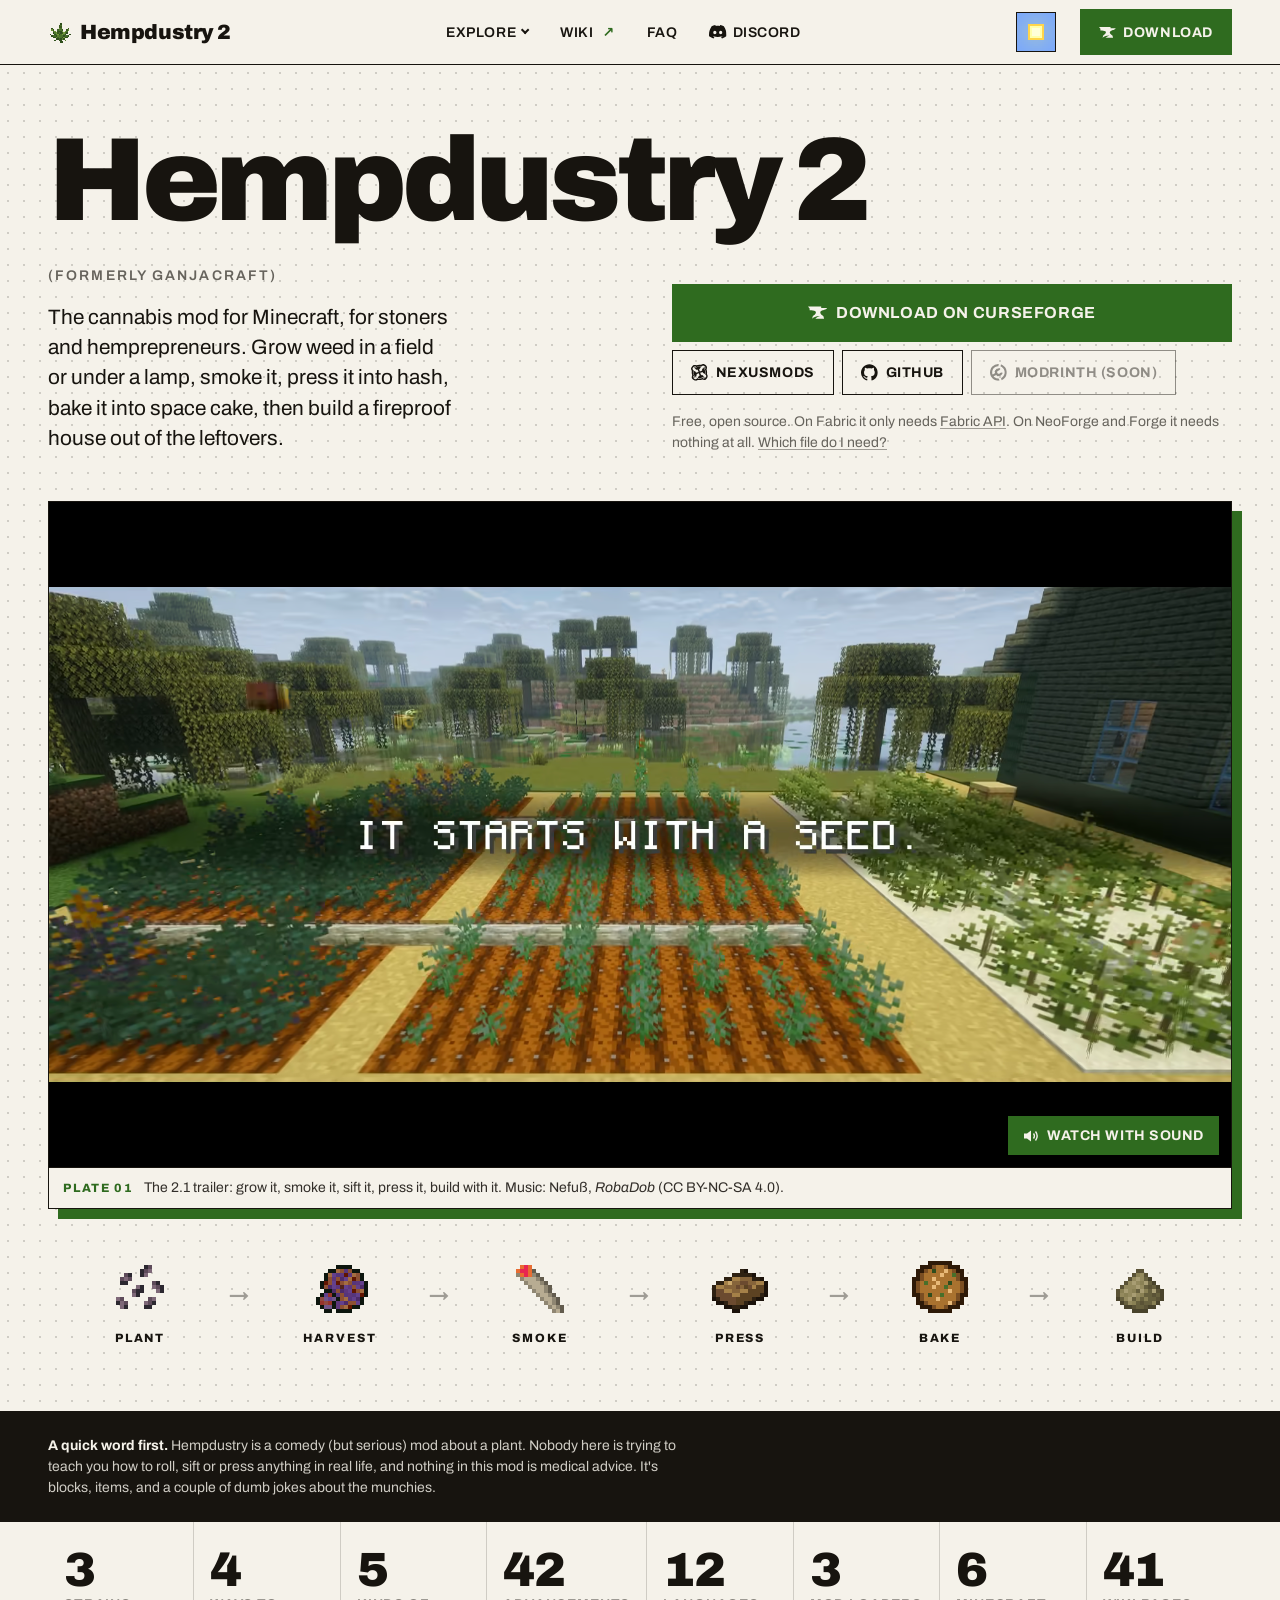
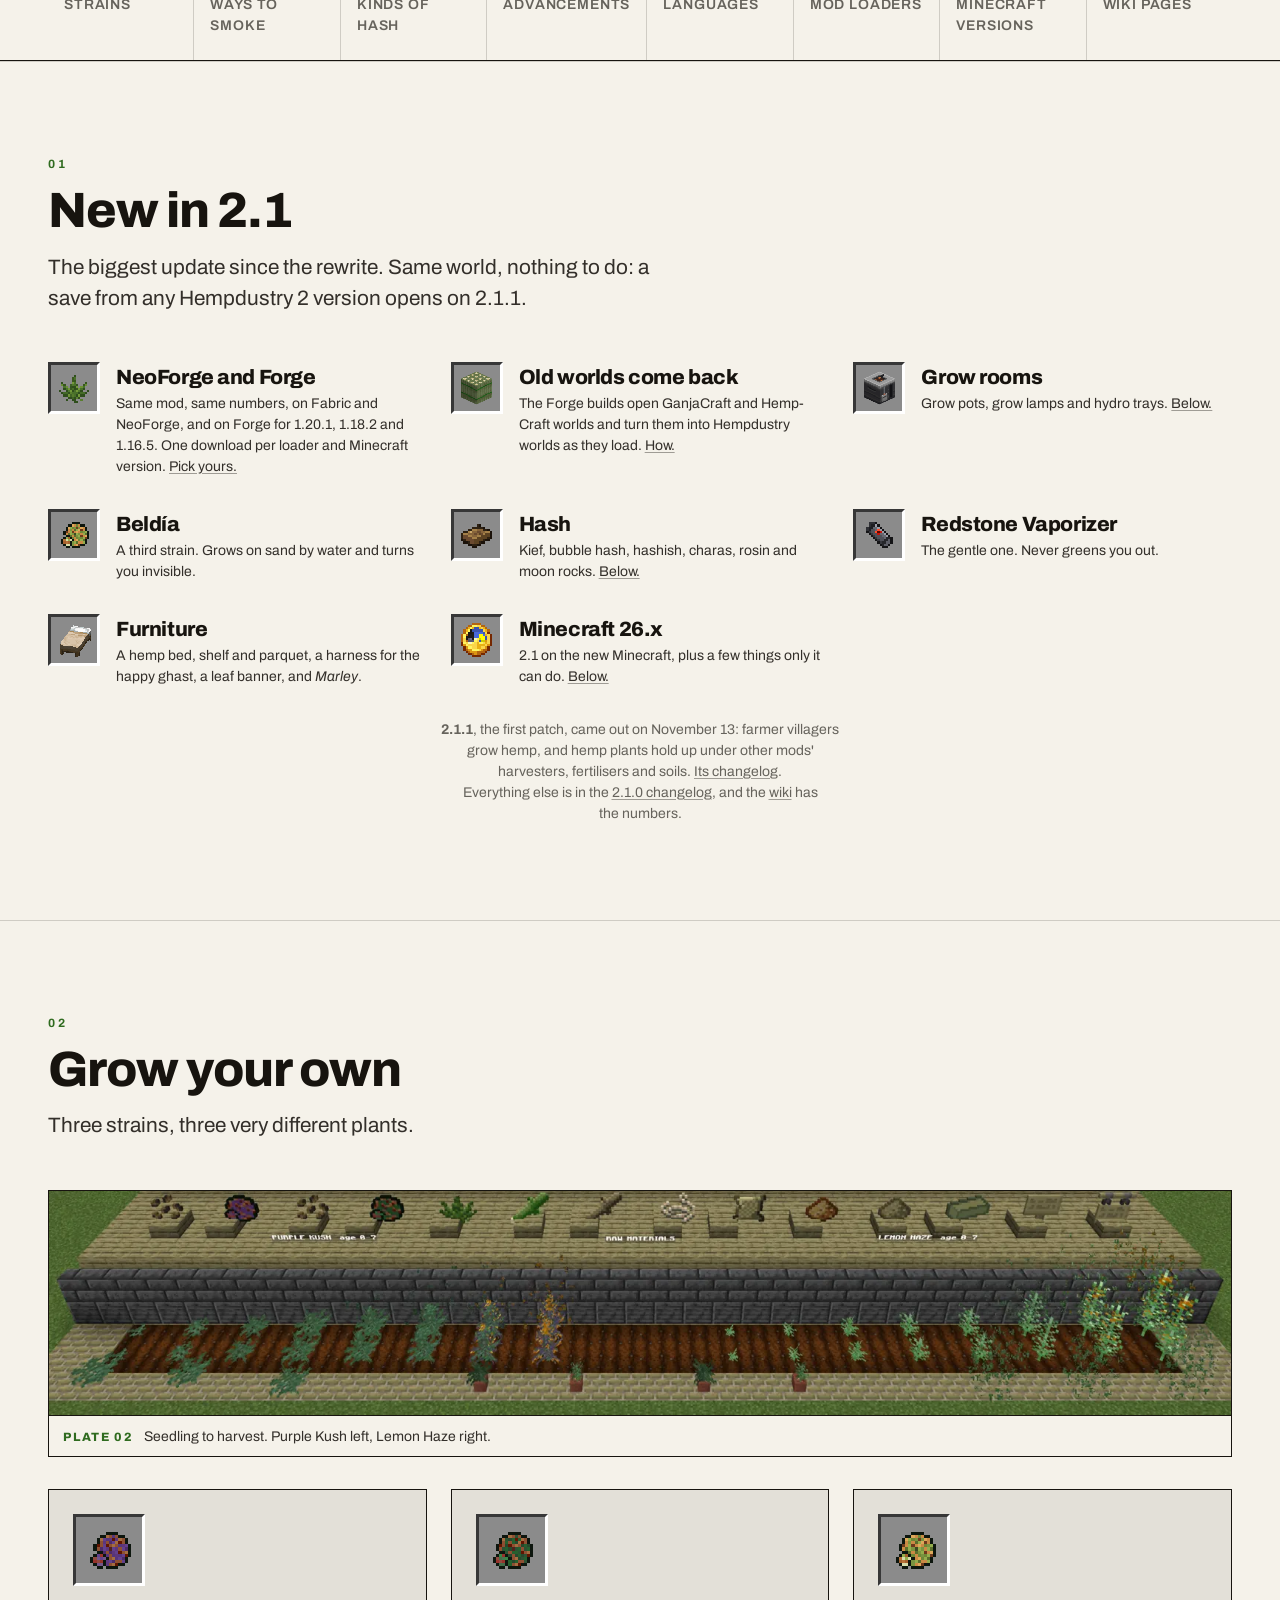
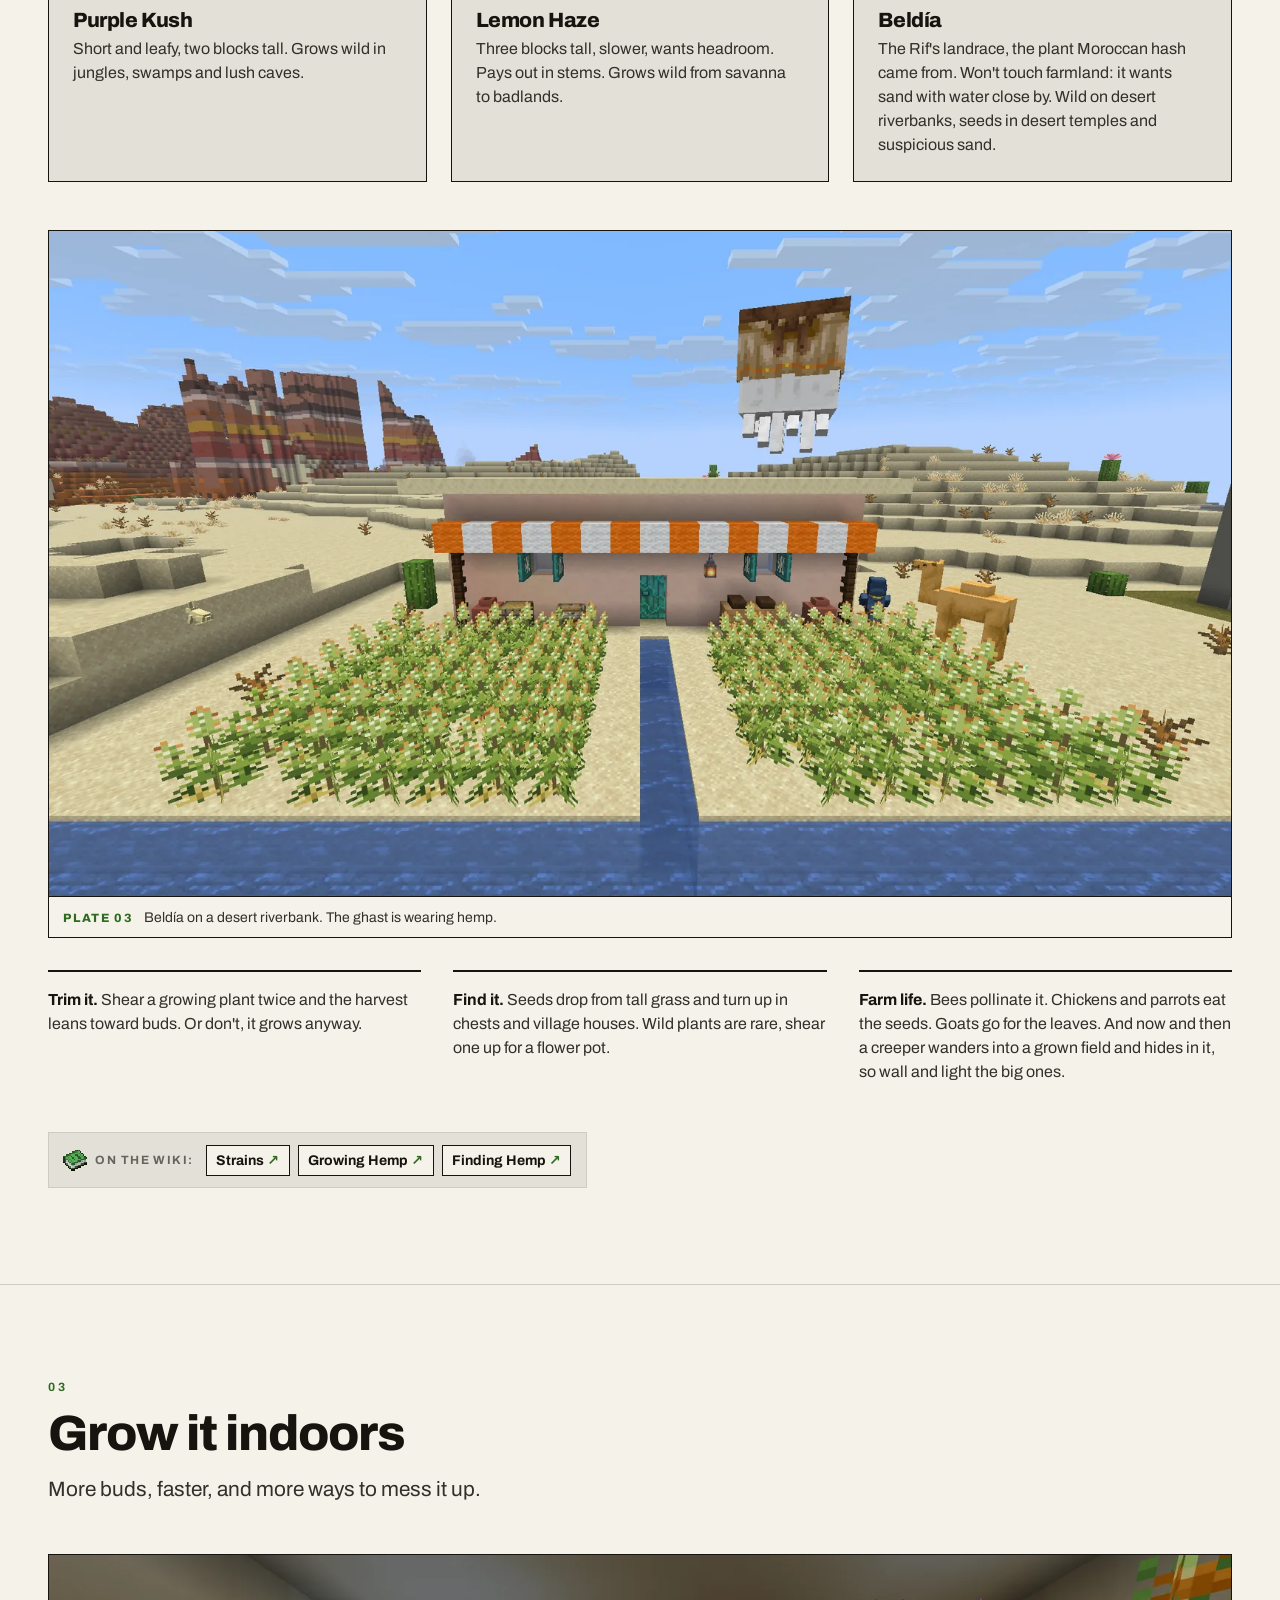
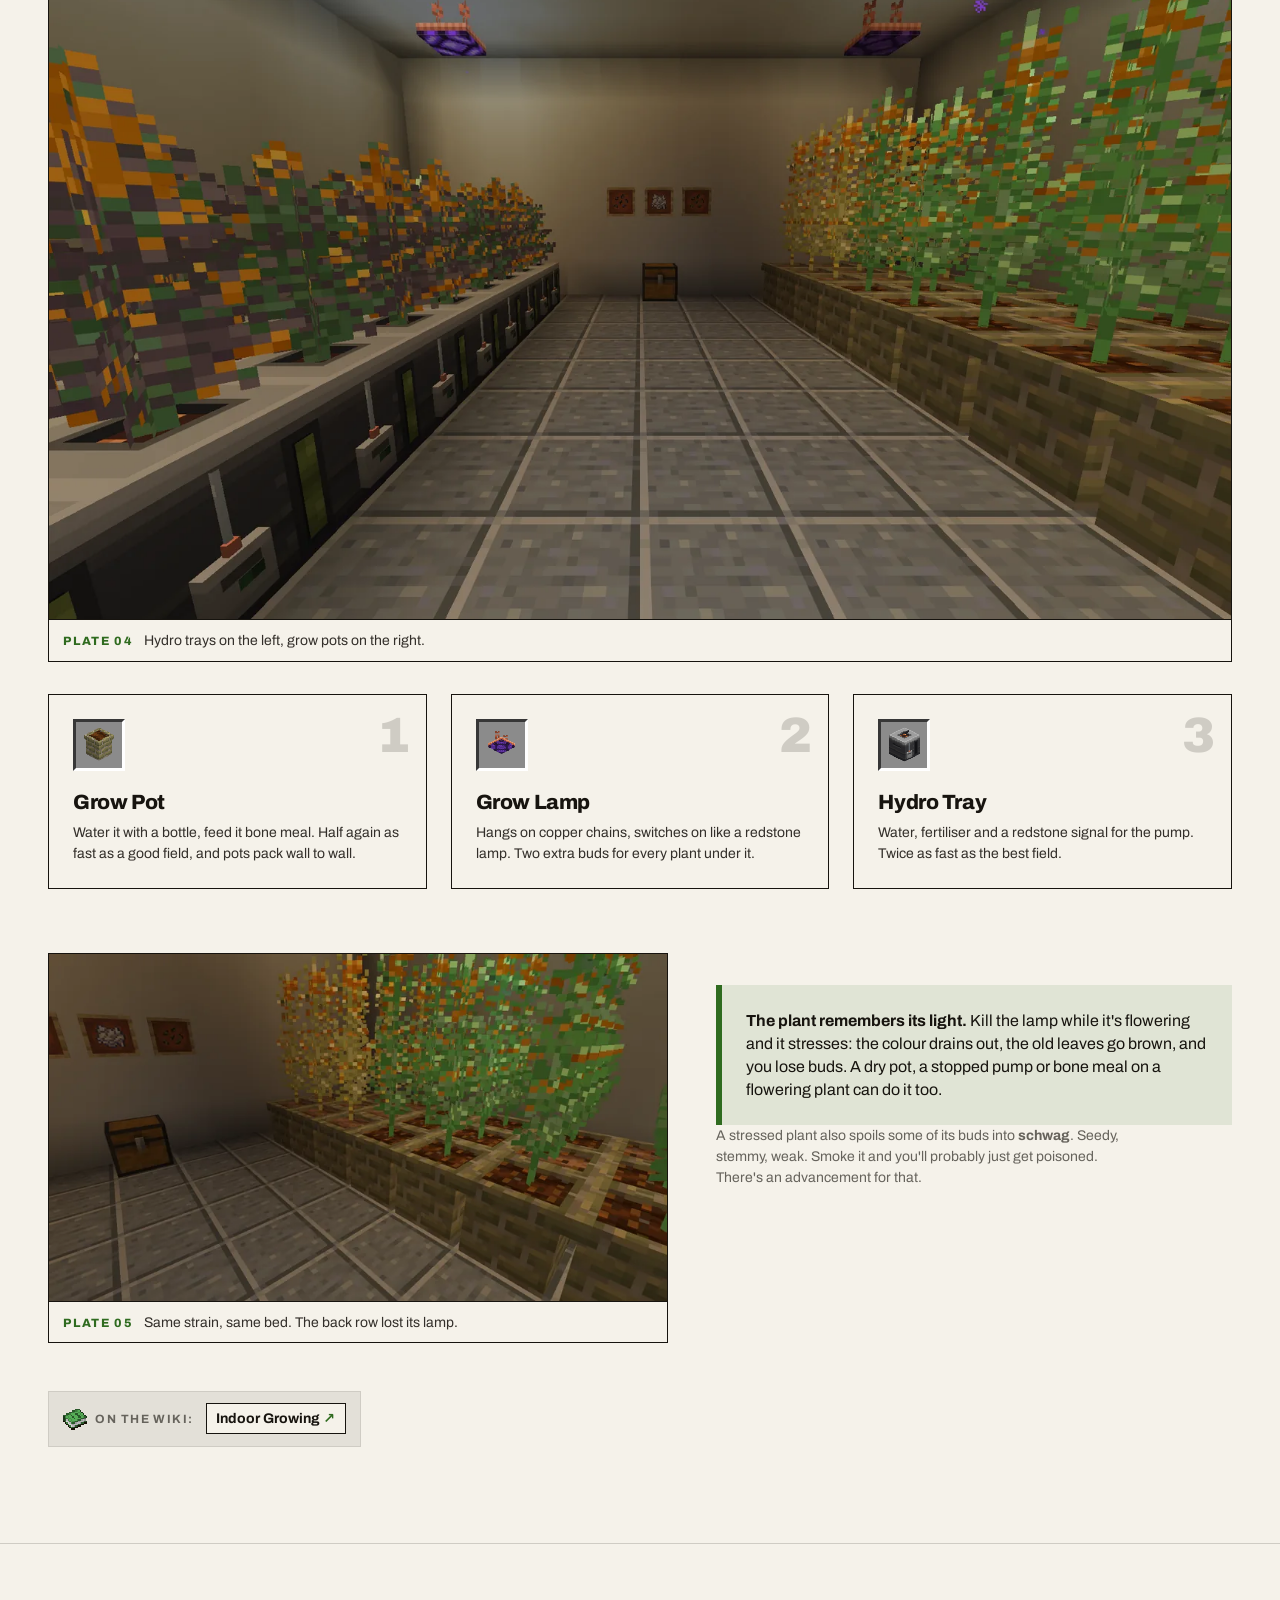
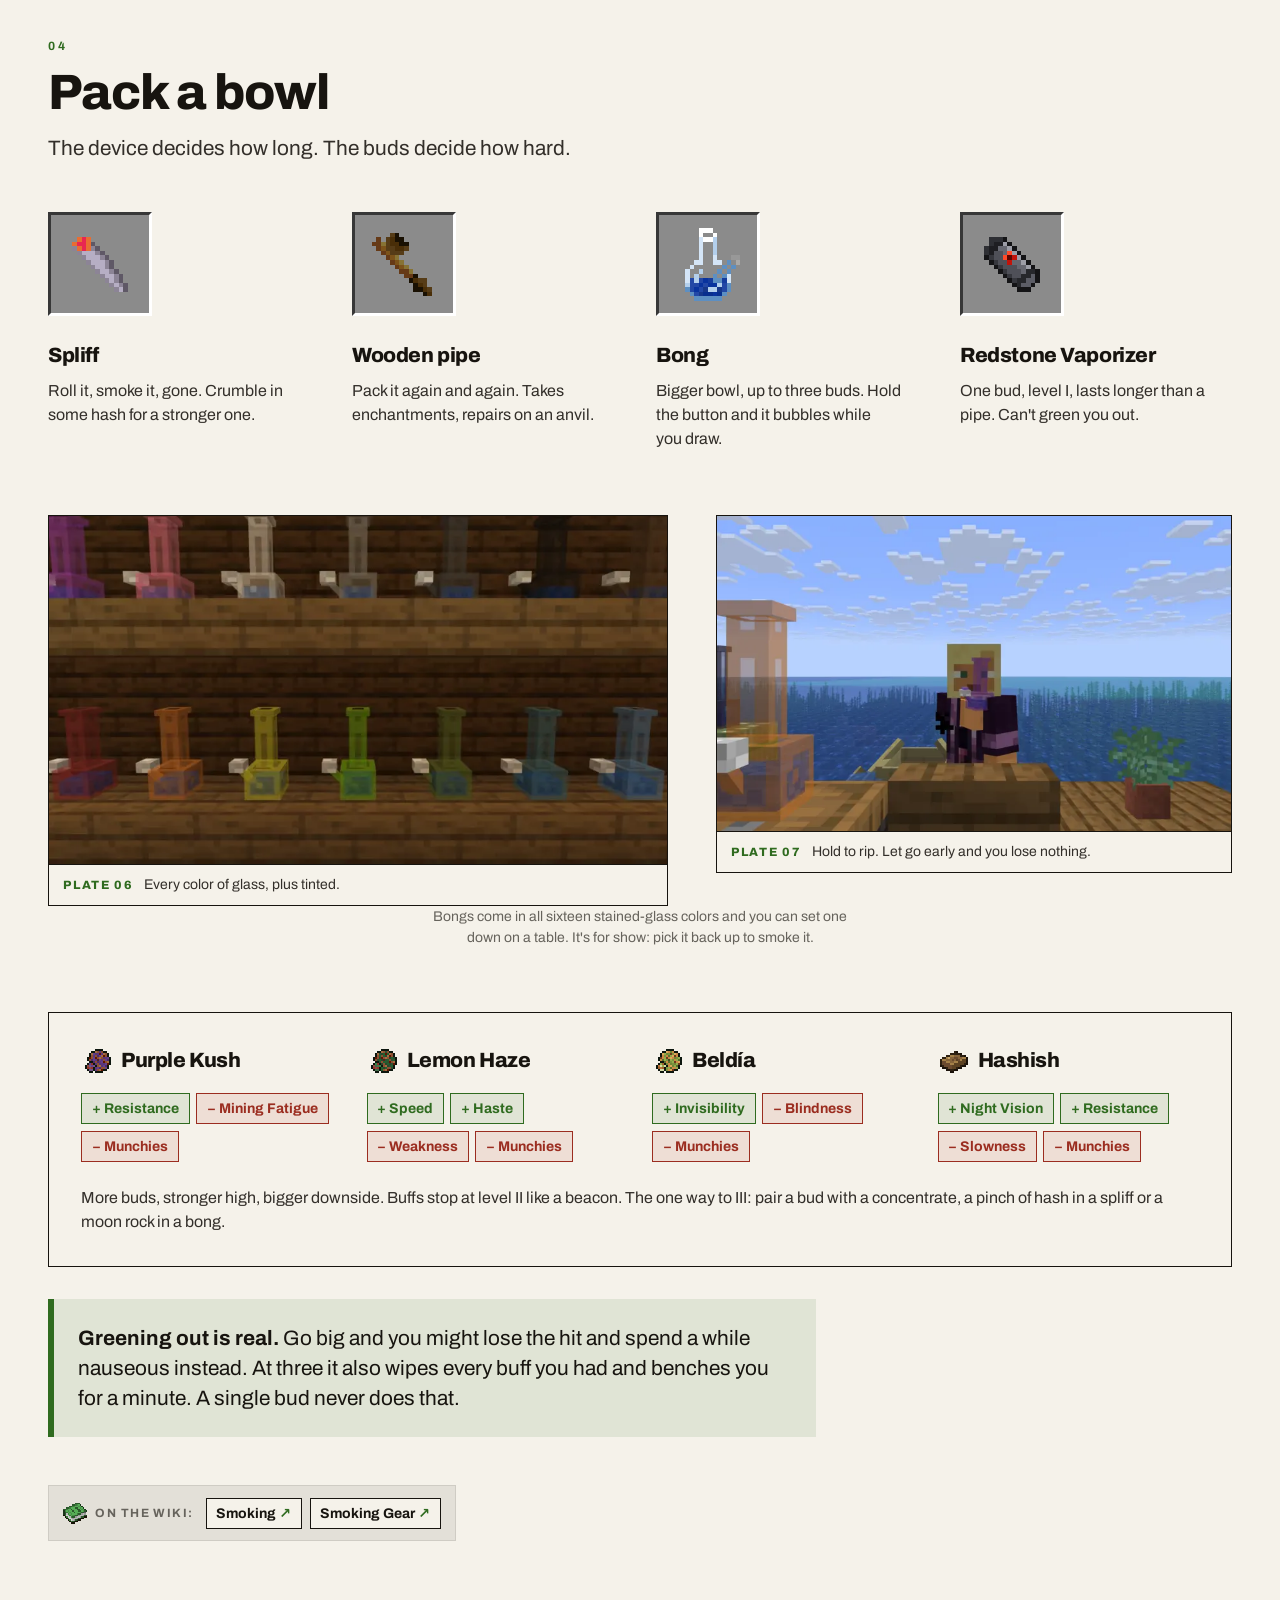
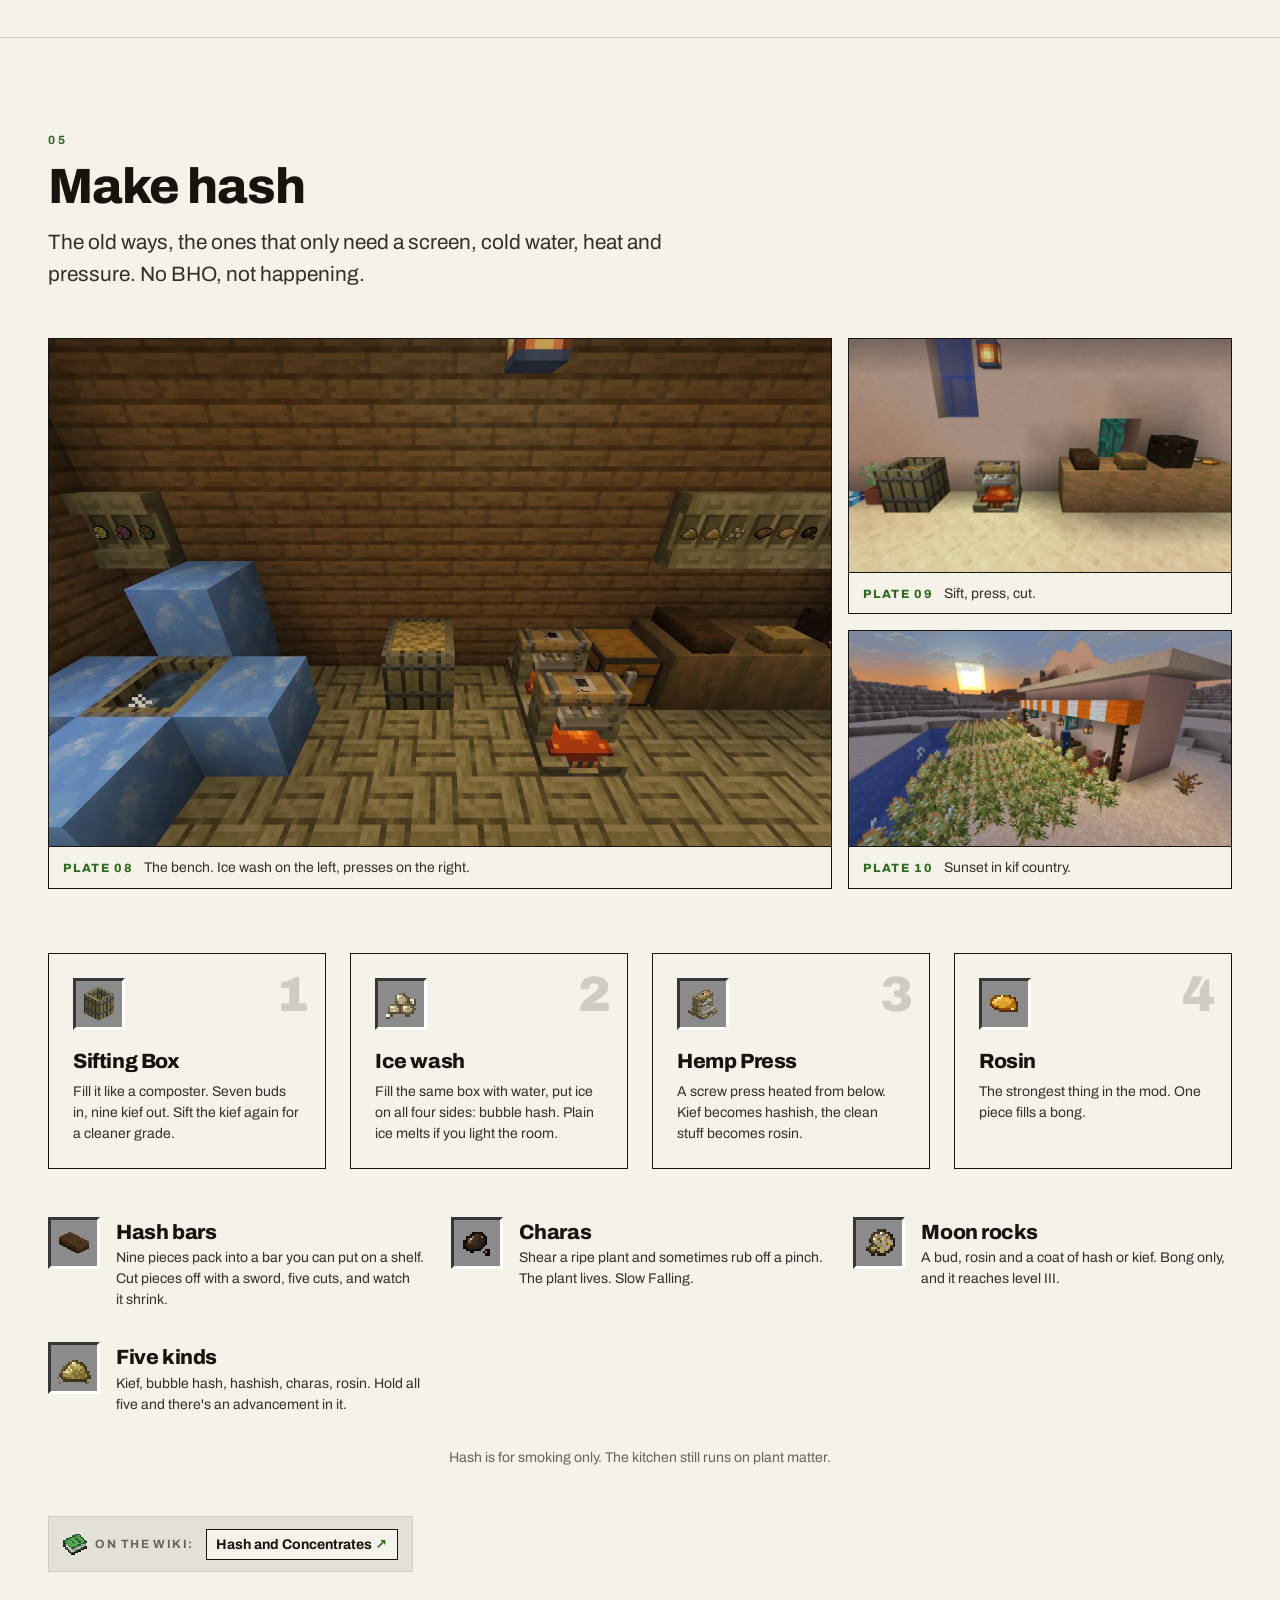
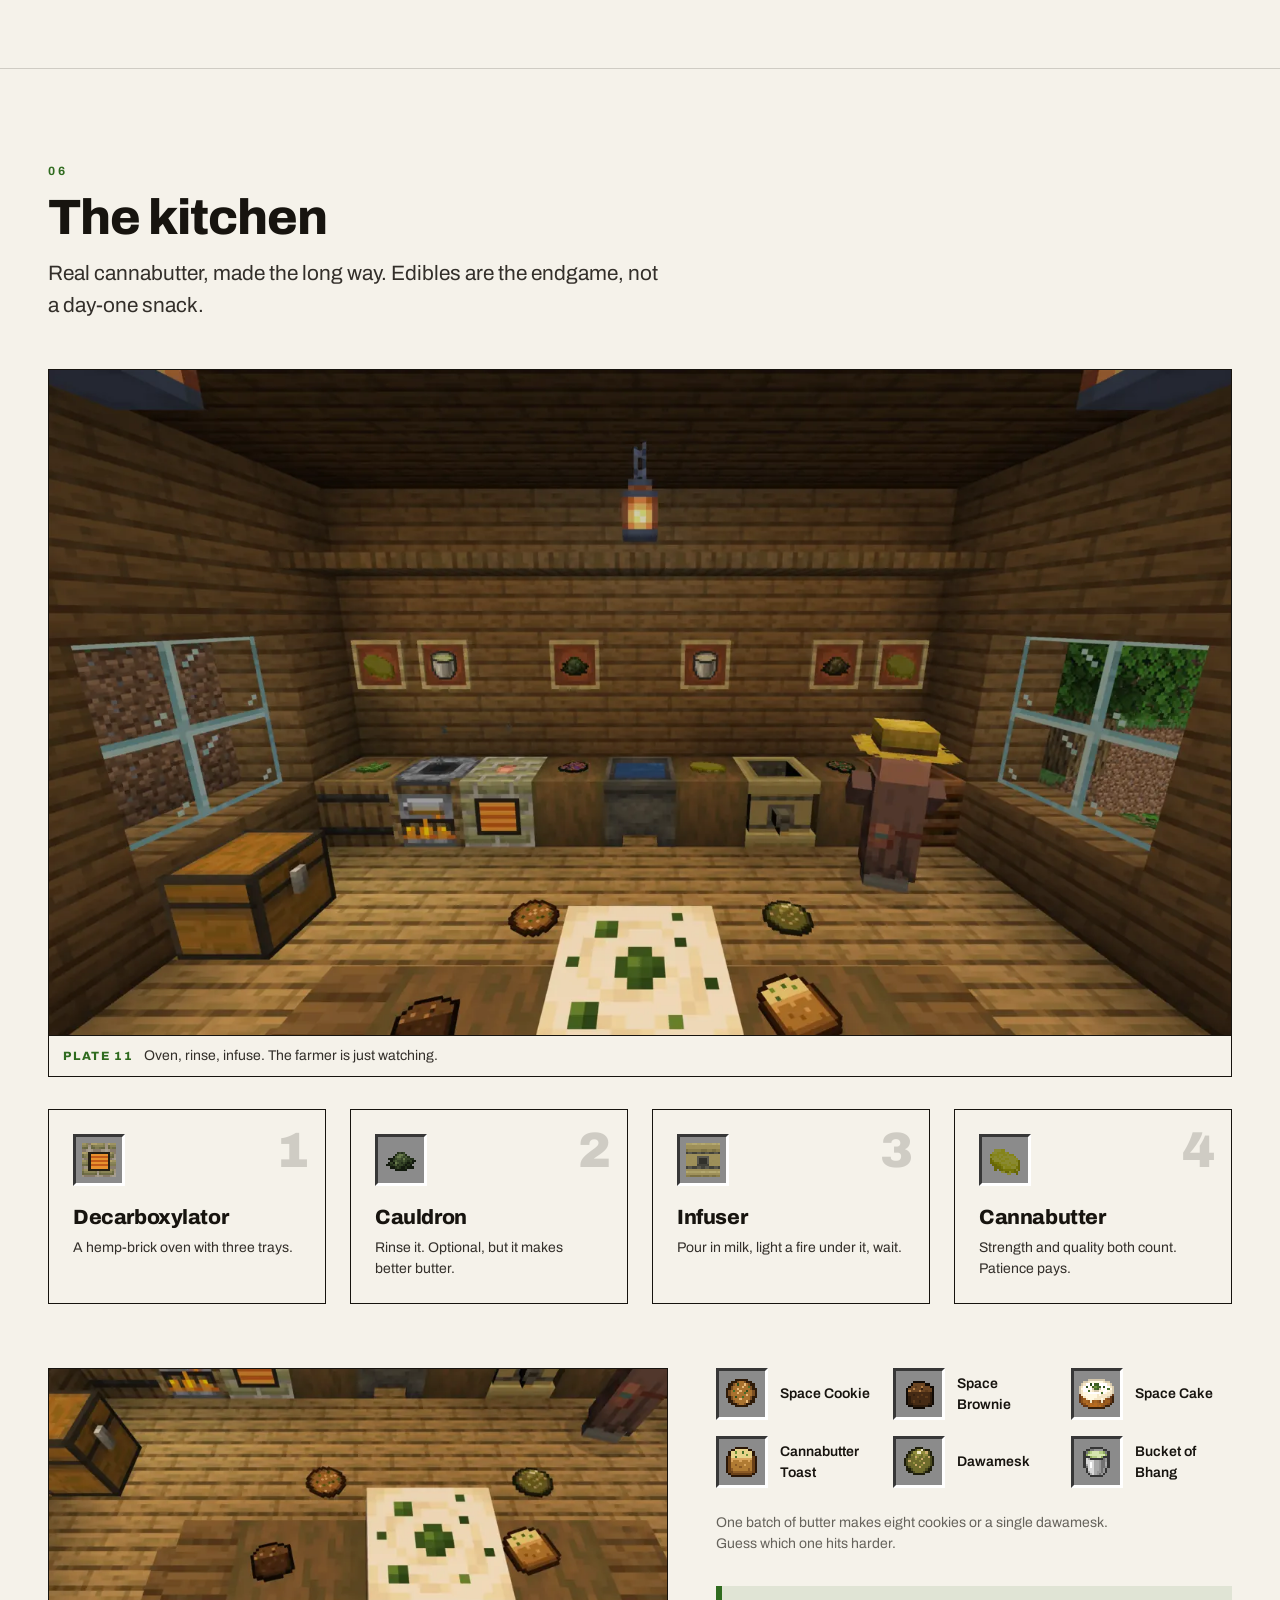
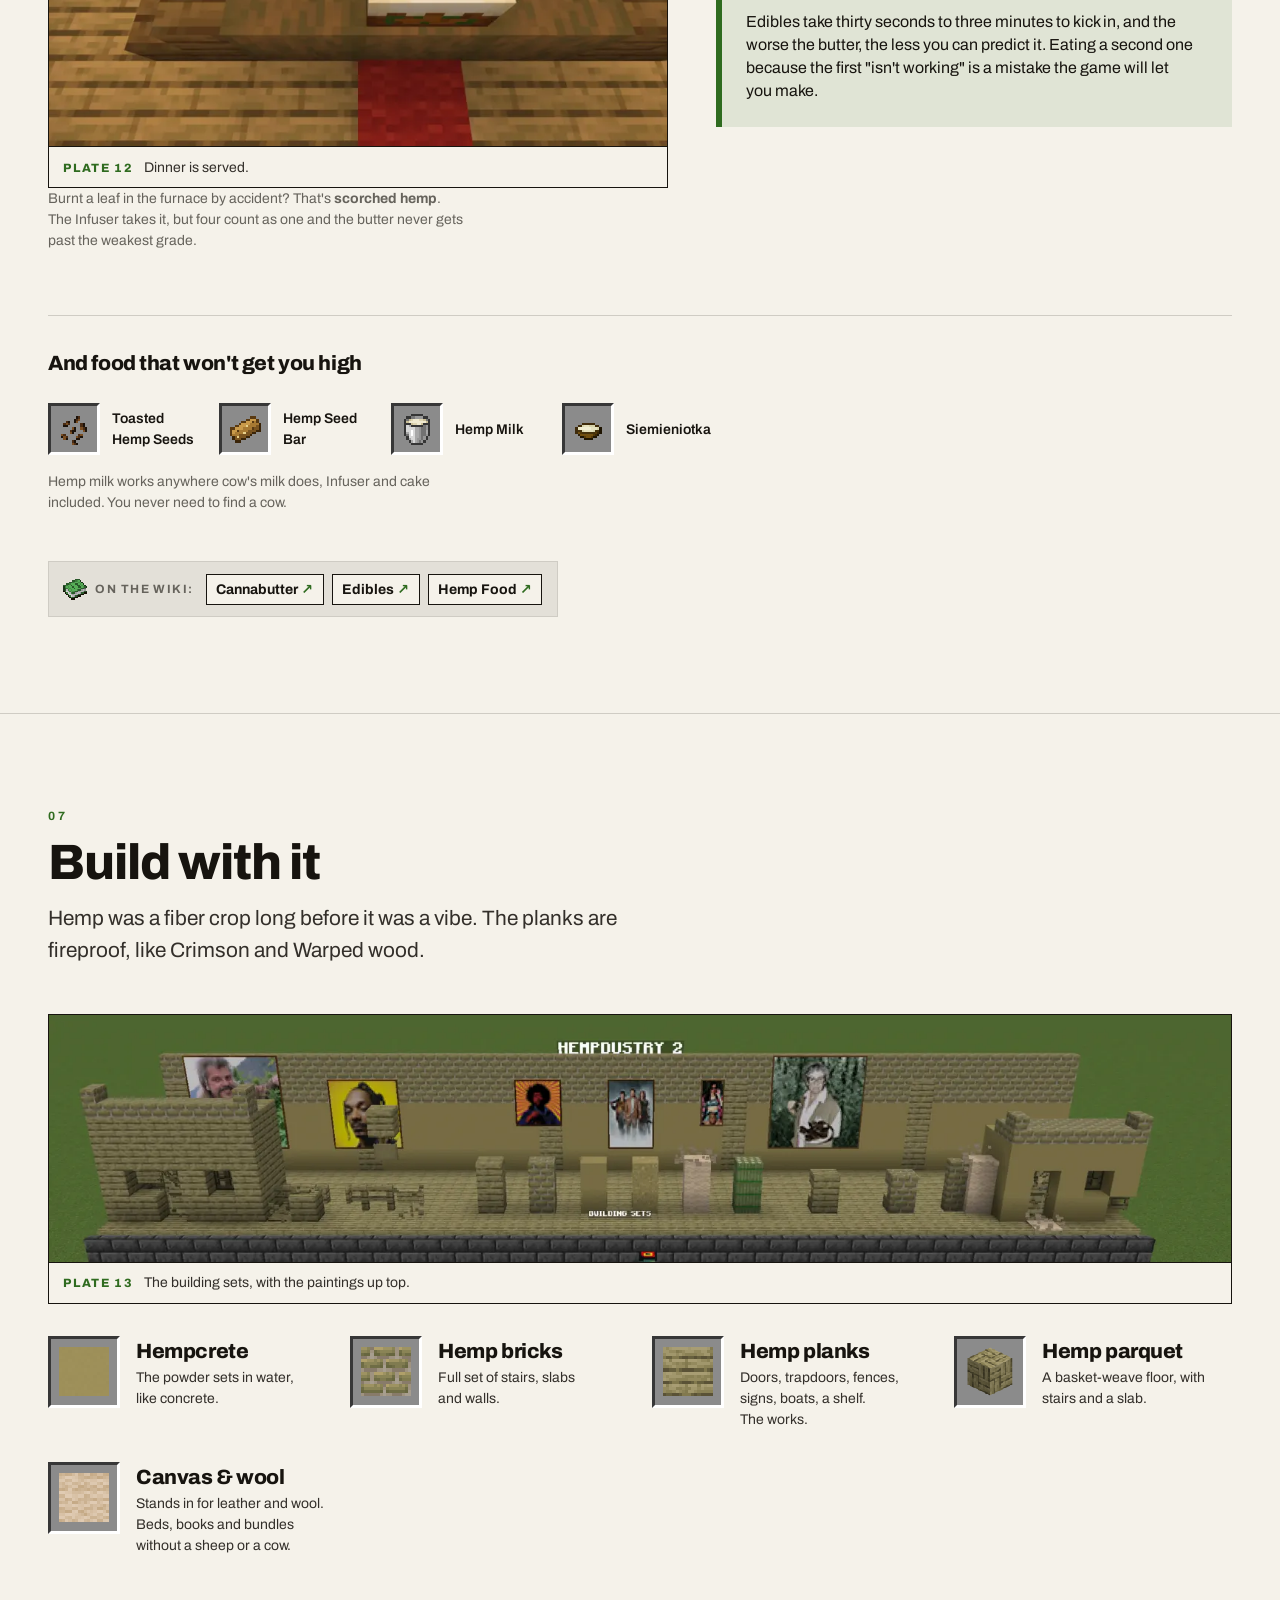
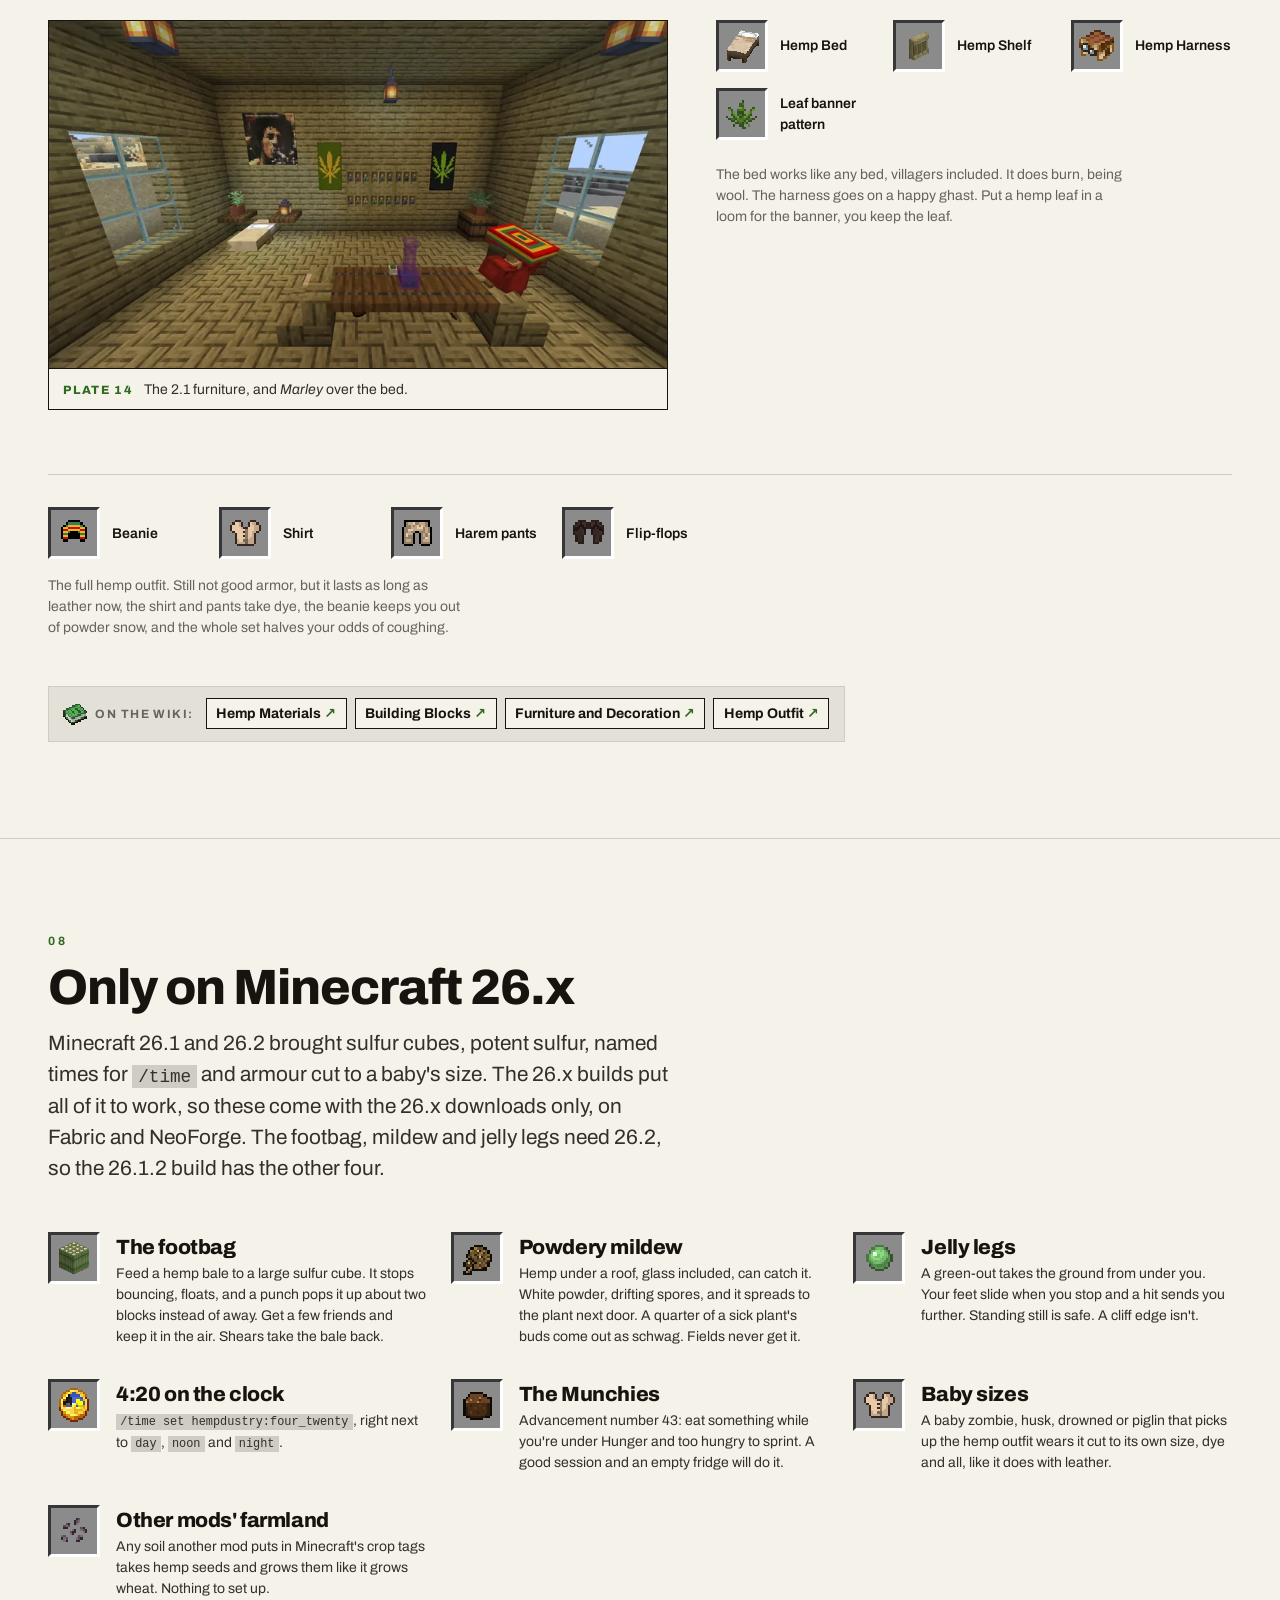
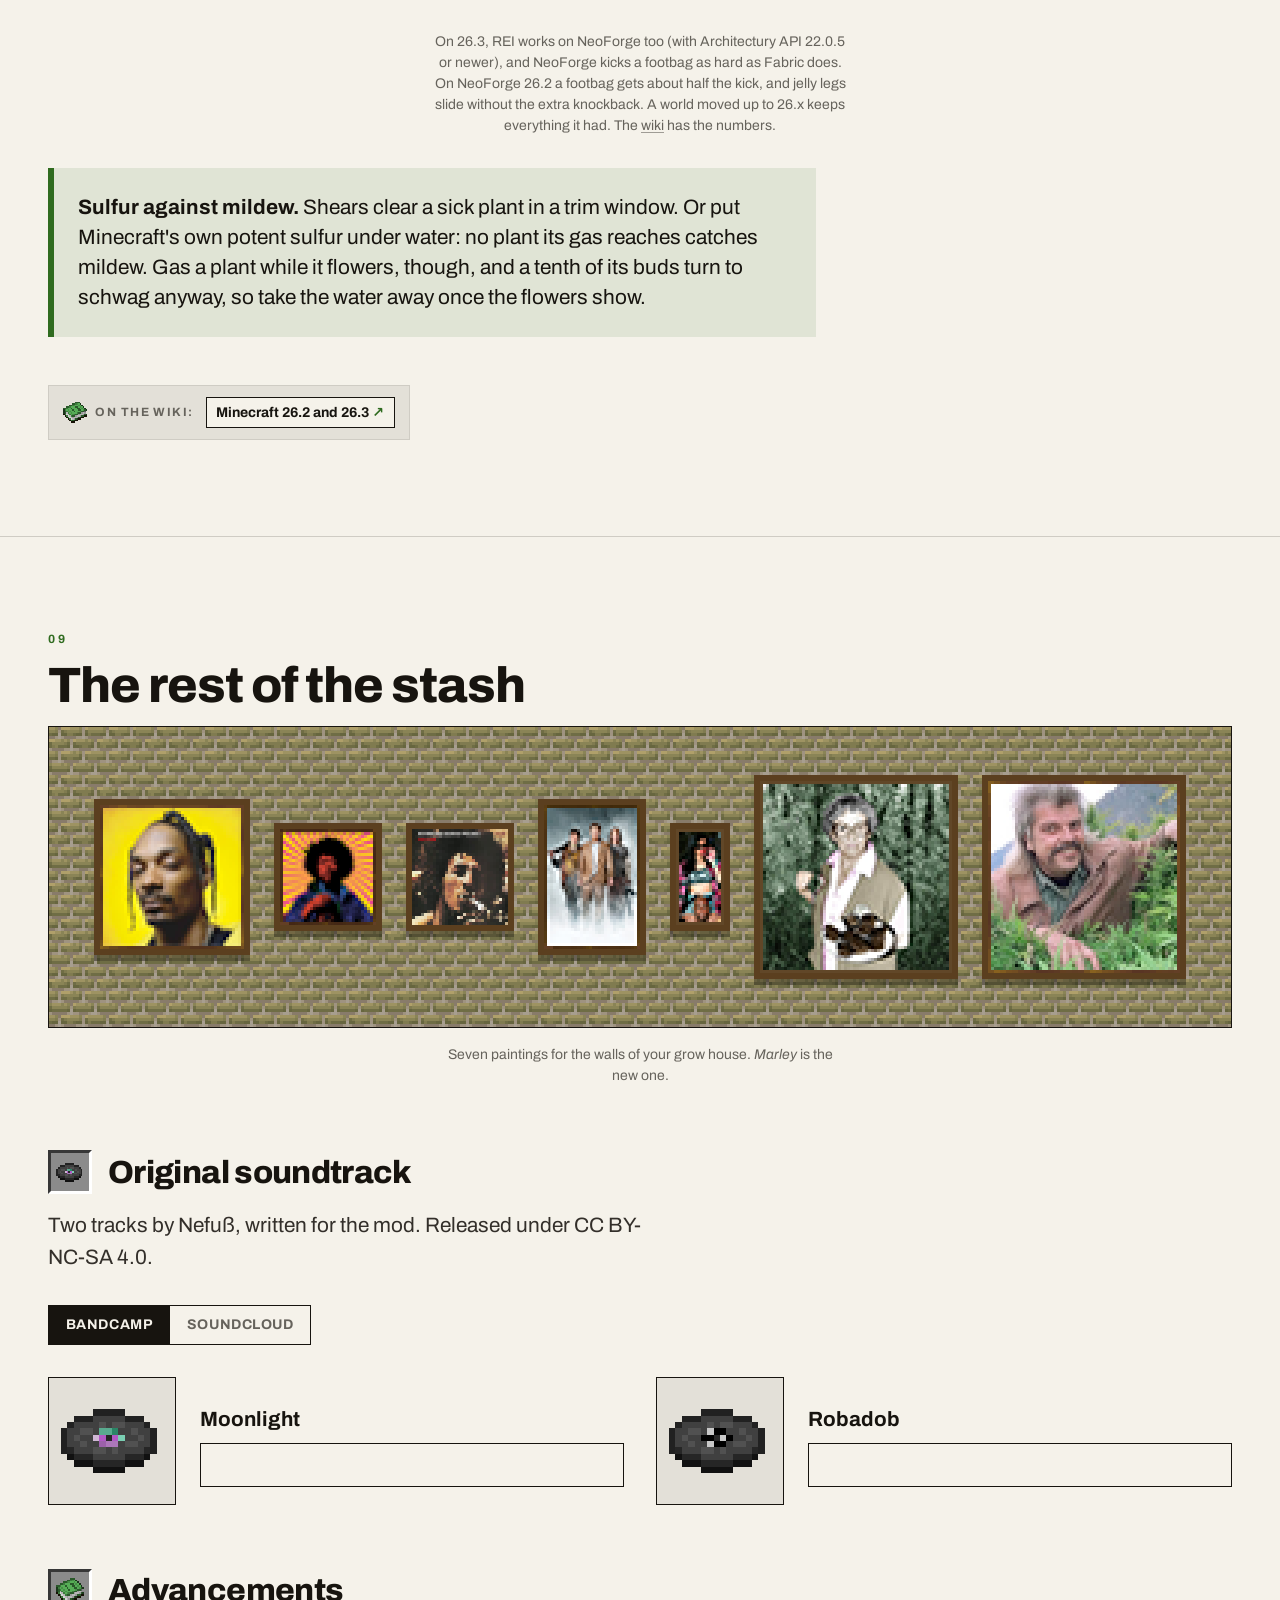
<file: index.html>
<!DOCTYPE html>
<html lang="en">
<head>
<meta charset="UTF-8">
<meta name="viewport" content="width=device-width, initial-scale=1.0">
<title>Hempdustry 2 – Minecraft Weed &amp; Cannabis Mod (Fabric, NeoForge &amp; Forge, 1.16.5 to 26.3)</title>
<meta name="description" content="Free, open-source weed mod for Minecraft Java on Fabric, NeoForge and Forge. Grow cannabis indoors or out, smoke it in a spliff, pipe, bong or vaporizer, press hash and rosin, bake edibles, build with hemp. Minecraft 26.3, 1.21.11 and 1.21.1, last builds down to 1.16.5; opens GanjaCraft and Hemp-Craft worlds.">
<link rel="canonical" href="https://hempdustry.fun/">
<meta property="og:type" content="website">
<meta property="og:site_name" content="Hempdustry 2">
<meta property="og:url" content="https://hempdustry.fun/">
<meta property="og:title" content="Hempdustry 2 – the Minecraft cannabis mod">
<meta property="og:description" content="Grow weed, smoke it, press it into hash, bake it, build with it. A Vanilla+ cannabis mod for Minecraft Java on Fabric, NeoForge and Forge.">
<meta property="og:image" content="https://hempdustry.fun/assets/share/hempdustry-2.jpg">
<meta property="og:image:secure_url" content="https://hempdustry.fun/assets/share/hempdustry-2.jpg">
<meta property="og:image:type" content="image/jpeg">
<meta property="og:image:width" content="1200">
<meta property="og:image:height" content="630">
<meta property="og:image:alt" content="Hempdustry 2: a hemp farmstead on a Minecraft hillside under the mod's title">
<meta name="twitter:card" content="summary_large_image">
<meta name="twitter:title" content="Hempdustry 2 – the Minecraft cannabis mod">
<meta name="twitter:image" content="https://hempdustry.fun/assets/share/hempdustry-2.jpg">
<meta name="twitter:image:alt" content="Hempdustry 2: a hemp farmstead on a Minecraft hillside under the mod's title">
<script type="application/ld+json">
{
  "@context": "https://schema.org",
  "@type": "SoftwareApplication",
  "name": "Hempdustry 2",
  "alternateName": ["Hempdustry", "GanjaCraft"],
  "description": "A free, open-source cannabis (weed, marijuana, hemp) mod for Minecraft Java Edition on Fabric, NeoForge and Forge. Grow three strains in fields, grow pots or hydro trays, smoke them in a spliff, pipe, bong or vaporizer, sift and press hash and rosin, make cannabutter and edibles, and build with hempcrete, hemp bricks and hemp planks. The Forge 1.16.5 and 1.18.2 builds open and convert GanjaCraft and Hemp-Craft worlds.",
  "url": "https://hempdustry.fun/",
  "image": "https://hempdustry.fun/assets/share/hempdustry-2.jpg",
  "video": {
    "@type": "VideoObject",
    "name": "Hempdustry 2.1 trailer",
    "description": "One minute of Hempdustry 2.1 in Minecraft: growing hemp in a field and a grow room, harvesting, smoking, sifting and pressing hash, the kitchen, and building with hemp blocks. Music: Nefuß, RobaDob (CC BY-NC-SA 4.0).",
    "thumbnailUrl": "https://hempdustry.fun/assets/video/hempdustry-2.1-trailer-poster.webp",
    "contentUrl": "https://hempdustry.fun/assets/video/hempdustry-2.1-trailer.mp4",
    "uploadDate": "2026-11-11",
    "duration": "PT1M1S"
  },
  "applicationCategory": "GameApplication",
  "applicationSubCategory": "Minecraft mod",
  "operatingSystem": "Windows, macOS, Linux (Minecraft Java Edition with Fabric, NeoForge or Forge)",
  "softwareVersion": "2.1.1",
  "dateModified": "2026-11-08",
  "softwareRequirements": "Minecraft Java Edition 26.3, 26.2, 26.1.2, 1.21.11 or 1.21.1 with Fabric Loader and Fabric API, or NeoForge; Minecraft 1.20.1 with Fabric Loader and Fabric API, or Forge; Minecraft 1.18.2 or 1.16.5 with Forge",
  "keywords": "minecraft cannabis mod, minecraft weed mod, minecraft marijuana mod, minecraft hemp mod, minecraft hash mod, fabric mod, neoforge mod, forge mod, ganjacraft, edibles, bong, grow room, hempcrete",
  "license": "https://www.gnu.org/licenses/agpl-3.0.html",
  "isAccessibleForFree": true,
  "offers": { "@type": "Offer", "price": "0", "priceCurrency": "USD" },
  "author": { "@type": "Person", "name": "Warlon Mhite" },
  "downloadUrl": "https://www.curseforge.com/minecraft/mc-mods/ganjacraft",
  "sameAs": [
    "https://www.curseforge.com/minecraft/mc-mods/ganjacraft",
    "https://www.nexusmods.com/minecraft/mods/218",
    "https://github.com/warlon-mhite/hempdustry-java"
  ]
}
</script>
<meta name="color-scheme" content="light dark">
<meta name="theme-color" content="#f5f2ea" media="(prefers-color-scheme: light)">
<meta name="theme-color" content="#15130e" media="(prefers-color-scheme: dark)">
<script>
  // Day or night before the first paint: the reader's own pick if they made one, else their system's.
  document.documentElement.classList.add('js');
  (function () {
    var t;
    try { t = localStorage.getItem('hempdustry-theme'); } catch (e) {}
    if (t !== 'light' && t !== 'dark') t = matchMedia('(prefers-color-scheme: dark)').matches ? 'dark' : 'light';
    document.documentElement.dataset.theme = t;
  })();
</script>
<link rel="icon" href="assets/icons/hemp_leaf.png">
<link rel="preconnect" href="https://fonts.googleapis.com">
<link rel="preconnect" href="https://fonts.gstatic.com" crossorigin>
<link href="https://fonts.googleapis.com/css2?family=Archivo:ital,wght@0,400;0,500;0,600;0,700;0,800;0,900;1,400;1,600&family=Pixelify+Sans:wght@400;500&display=swap" rel="stylesheet">
<link rel="stylesheet" href="assets/css/style.css">
</head>
<body id="top">
<!-- Platform logos: Simple Icons (CC0), drawn in currentColor -->
<svg class="sprite" width="0" height="0" aria-hidden="true" focusable="false">
  <symbol id="logo-curseforge" viewBox="0 0 24 24"><path d="M18.326 9.2145S23.2261 8.4418 24 6.1882h-7.5066V4.4H0l2.0318 2.3576V9.173s5.1267-.2665 7.1098 1.2372c2.7146 2.516-3.053 5.917-3.053 5.917L5.0995 19.6c1.5465-1.4726 4.494-3.3775 9.8983-3.2857-2.0565.65-4.1245 1.6651-5.7344 3.2857h10.9248l-1.0288-3.2726s-7.918-4.6688-.8336-7.1127z"/></symbol>
  <symbol id="logo-nexusmods" viewBox="0 0 24 24"><path d="M17.376 0c-.993 0-2.18.686-2.907 1.182-1.676-.36-4.036-.545-6.787.635-1.365-.513-2.425-.562-3.32-.488a2.16 2.16 0 0 0-1.27.429c-.33.22-2.788 2.69-3.069 4.652C-.15 7.508.68 8.932 1.218 9.718c-.44 1.76-.2 4.572.517 6.188-.353 1.041-.713 2.089-.664 3.205.01.584.061 1.188.398 1.684C1.72 21.19 4.528 24 6.545 24c.957 0 1.93-.428 3.07-1.24 2.16.383 4.402.348 6.448-.532 2.573 1.001 4.224.625 4.84.162.587-.457 2.826-2.915 3.07-4.622.1-.672-.023-1.638-1.226-3.397a10.983 10.983 0 0 0-.501-6.455c.396-1.069.673-2.188.59-3.337-.015-.68-.221-1.167-.487-1.507-.209-.335-2.415-2.39-4.028-2.91A3.105 3.105 0 0 0 17.376 0m-.03 2.082c.65.015 2.155 1.093 3.01 1.906l.355.34c-.959-.163-2.125.428-3.26 1.55a10.28 10.28 0 0 0-1.358 1.595c-.28.384-.517.768-.753 1.285l1.18.635-3.895 1.477-1.122-4.18 1.033.547c1.358-3.102 2.524-3.973 3.232-4.416h.015a5.12 5.12 0 0 1 1.49-.724zM12 3.065a8.932 8.932 0 0 1 2.22.279 7.67 7.67 0 0 0-.42.488 8.403 8.403 0 0 0-1.8-.196 8.336 8.336 0 0 0-5.897 2.432 7.86 7.86 0 0 1-.37-.433A8.905 8.905 0 0 1 12 3.065m-7.076.305c.71-.002 1.309.127 2.2.466a9.526 9.526 0 0 0-1.713 1.337c-.327-.542-.624-1.156-.488-1.803m-.606.042c-.162.96.428 2.126 1.55 3.264.457.487 1.003.945 1.594 1.358.383.281.767.517 1.283.754l.62-1.182 1.49 3.914-4.176 1.122.546-1.033c-3.099-1.36-3.969-2.526-4.412-3.235v-.015a5.144 5.144 0 0 1-.723-1.491l-.015-.074c.015-.65 1.092-2.156 1.904-3.013Zm16.035 1.483a1.259 1.259 0 0 1 .26.015l.14.023a5.05 5.05 0 0 1-.13 1.137v.015c-.1.383-.228.765-.377 1.148a9.526 9.526 0 0 0-1.346-1.776c.547-.357 1.051-.546 1.453-.562M18.43 5.8a8.903 8.903 0 0 1 2.506 6.2 8.937 8.937 0 0 1-.27 2.183 7.658 7.658 0 0 0-.488-.425A8.407 8.407 0 0 0 20.364 12 8.334 8.334 0 0 0 18 6.173a7.904 7.904 0 0 1 .429-.373M3.315 9.905c.157.148.319.29.488.425A8.417 8.417 0 0 0 3.636 12c0 2.248.887 4.286 2.327 5.788a8.11 8.11 0 0 1-.426.376A8.902 8.902 0 0 1 3.065 12a8.937 8.937 0 0 1 .25-2.095m13.988 1.541-.546 1.034c3.098 1.359 3.969 2.526 4.412 3.235v.014c.34.488.575.99.723 1.492l.014.074c-.014.65-1.092 2.156-1.903 3.013l-.34.354c.163-.96-.427-2.127-1.549-3.264a10.298 10.298 0 0 0-1.594-1.359 7.008 7.008 0 0 0-1.283-.753l-.605 1.152-1.505-3.87zm-6.006 1.684 1.121 4.18-1.033-.547c-1.357 3.102-2.523 3.973-3.231 4.416h-.015c-.487.34-.989.576-1.49.724l-.074.015c-.65-.015-2.154-1.093-3.01-1.906l-.354-.34c.959.163 2.124-.428 3.26-1.55.488-.458.945-1.004 1.358-1.595.28-.384.517-.768.753-1.285l-1.166-.635ZM3.72 16.663A9.526 9.526 0 0 0 5.086 18.5c-.697.47-1.33.665-1.777.59l-.138-.024c0-.367.038-.748.128-1.137v-.015c.11-.417.254-.835.42-1.252m14.131 1.314c.129.14.253.283.372.43A8.904 8.904 0 0 1 12 20.936a8.932 8.932 0 0 1-2.282-.296 7.757 7.757 0 0 0 .417-.487 8.335 8.335 0 0 0 7.716-2.175m.696.889c.43.666.607 1.267.534 1.698l-.023.138a5.034 5.034 0 0 1-1.136-.128h-.014a10.718 10.718 0 0 1-1.114-.366 9.526 9.526 0 0 0 1.753-1.342"/></symbol>
  <symbol id="logo-github" viewBox="0 0 24 24"><path d="M12 .297c-6.63 0-12 5.373-12 12 0 5.303 3.438 9.8 8.205 11.385.6.113.82-.258.82-.577 0-.285-.01-1.04-.015-2.04-3.338.724-4.042-1.61-4.042-1.61C4.422 18.07 3.633 17.7 3.633 17.7c-1.087-.744.084-.729.084-.729 1.205.084 1.838 1.236 1.838 1.236 1.07 1.835 2.809 1.305 3.495.998.108-.776.417-1.305.76-1.605-2.665-.3-5.466-1.332-5.466-5.93 0-1.31.465-2.38 1.235-3.22-.135-.303-.54-1.523.105-3.176 0 0 1.005-.322 3.3 1.23.96-.267 1.98-.399 3-.405 1.02.006 2.04.138 3 .405 2.28-1.552 3.285-1.23 3.285-1.23.645 1.653.24 2.873.12 3.176.765.84 1.23 1.91 1.23 3.22 0 4.61-2.805 5.625-5.475 5.92.42.36.81 1.096.81 2.22 0 1.606-.015 2.896-.015 3.286 0 .315.21.69.825.57C20.565 22.092 24 17.592 24 12.297c0-6.627-5.373-12-12-12"/></symbol>
  <symbol id="logo-modrinth" viewBox="0 0 24 24"><path d="M12.252.004a11.78 11.768 0 0 0-8.92 3.73 11 10.999 0 0 0-2.17 3.11 11.37 11.359 0 0 0-1.16 5.169c0 1.42.17 2.5.6 3.77.24.759.77 1.899 1.17 2.529a12.3 12.298 0 0 0 8.85 5.639c.44.05 2.54.07 2.76.02.2-.04.22.1-.26-1.7l-.36-1.37-1.01-.06a8.5 8.489 0 0 1-5.18-1.8 5.34 5.34 0 0 1-1.3-1.26c0-.05.34-.28.74-.5a37.572 37.545 0 0 1 2.88-1.629c.03 0 .5.45 1.06.98l1 .97 2.07-.43 2.06-.43 1.47-1.47c.8-.8 1.48-1.5 1.48-1.52 0-.09-.42-1.63-.46-1.7-.04-.06-.2-.03-1.02.18-.53.13-1.2.3-1.45.4l-.48.15-.53.53-.53.53-.93.1-.93.07-.52-.5a2.7 2.7 0 0 1-.96-1.7l-.13-.6.43-.57c.68-.9.68-.9 1.46-1.1.4-.1.65-.2.83-.33.13-.099.65-.579 1.14-1.069l.9-.9-.7-.7-.7-.7-1.95.54c-1.07.3-1.96.53-1.97.53-.03 0-2.23 2.48-2.63 2.97l-.29.35.28 1.03c.16.56.3 1.16.31 1.34l.03.3-.34.23c-.37.23-2.22 1.3-2.84 1.63-.36.2-.37.2-.44.1-.08-.1-.23-.6-.32-1.03-.18-.86-.17-2.75.02-3.73a8.84 8.839 0 0 1 7.9-6.93c.43-.03.77-.08.78-.1.06-.17.5-2.999.47-3.039-.01-.02-.1-.02-.2-.03Zm3.68.67c-.2 0-.3.1-.37.38-.06.23-.46 2.42-.46 2.52 0 .04.1.11.22.16a8.51 8.499 0 0 1 2.99 2 8.38 8.379 0 0 1 2.16 3.449 6.9 6.9 0 0 1 .4 2.8c0 1.07 0 1.27-.1 1.73a9.37 9.369 0 0 1-1.76 3.769c-.32.4-.98 1.06-1.37 1.38-.38.32-1.54 1.1-1.7 1.14-.1.03-.1.06-.07.26.03.18.64 2.56.7 2.78l.06.06a12.07 12.058 0 0 0 7.27-9.4c.13-.77.13-2.58 0-3.4a11.96 11.948 0 0 0-5.73-8.578c-.7-.42-2.05-1.06-2.25-1.06Z"/></symbol>
  <symbol id="logo-discord" viewBox="0 0 24 24"><path d="M20.317 4.3698a19.7913 19.7913 0 00-4.8851-1.5152.0741.0741 0 00-.0785.0371c-.211.3753-.4447.8648-.6083 1.2495-1.8447-.2762-3.68-.2762-5.4868 0-.1636-.3933-.4058-.8742-.6177-1.2495a.077.077 0 00-.0785-.037 19.7363 19.7363 0 00-4.8852 1.515.0699.0699 0 00-.0321.0277C.5334 9.0458-.319 13.5799.0992 18.0578a.0824.0824 0 00.0312.0561c2.0528 1.5076 4.0413 2.4228 5.9929 3.0294a.0777.0777 0 00.0842-.0276c.4616-.6304.8731-1.2952 1.226-1.9942a.076.076 0 00-.0416-.1057c-.6528-.2476-1.2743-.5495-1.8722-.8923a.077.077 0 01-.0076-.1277c.1258-.0943.2517-.1923.3718-.2914a.0743.0743 0 01.0776-.0105c3.9278 1.7933 8.18 1.7933 12.0614 0a.0739.0739 0 01.0785.0095c.1202.099.246.1981.3728.2924a.077.077 0 01-.0066.1276 12.2986 12.2986 0 01-1.873.8914.0766.0766 0 00-.0407.1067c.3604.698.7719 1.3628 1.225 1.9932a.076.076 0 00.0842.0286c1.961-.6067 3.9495-1.5219 6.0023-3.0294a.077.077 0 00.0313-.0552c.5004-5.177-.8382-9.6739-3.5485-13.6604a.061.061 0 00-.0312-.0286zM8.02 15.3312c-1.1825 0-2.1569-1.0857-2.1569-2.419 0-1.3332.9555-2.4189 2.157-2.4189 1.2108 0 2.1757 1.0952 2.1568 2.419 0 1.3332-.9555 2.4189-2.1569 2.4189zm7.9748 0c-1.1825 0-2.1569-1.0857-2.1569-2.419 0-1.3332.9554-2.4189 2.1569-2.4189 1.2108 0 2.1757 1.0952 2.1568 2.419 0 1.3332-.946 2.4189-2.1568 2.4189Z"/></symbol>
</svg>

<header class="site-header">
  <div class="container header-inner">
    <a class="brand" href="#top"><img src="assets/icons/hemp_leaf.png" alt="" width="16" height="16"><span class="brand-text">Hempdustry 2</span></a>
    <nav class="site-nav" aria-label="Primary">
      <ul class="nav-main">
        <li>
          <details class="nav-explore">
            <summary>Explore<span class="chev" aria-hidden="true"></span></summary>
            <ul class="explore-menu">
              <li><a href="#grow"><span class="slot"><img src="assets/icons/indica_seeds.png" alt="" width="16" height="16"></span>Grow</a></li>
              <li><a href="#indoor"><span class="slot"><img src="assets/icons/grow_lamp.png" alt="" width="16" height="16"></span>Grow indoors</a></li>
              <li><a href="#smoke"><span class="slot"><img src="assets/icons/bong.png" alt="" width="16" height="16"></span>Smoke</a></li>
              <li><a href="#hash"><span class="slot"><img src="assets/icons/hashish.png" alt="" width="16" height="16"></span>Hash</a></li>
              <li><a href="#kitchen"><span class="slot"><img src="assets/icons/space_cake.png" alt="" width="16" height="16"></span>Kitchen</a></li>
              <li><a href="#build"><span class="slot"><img src="assets/icons/hemp_bricks_block.png" alt="" width="16" height="16"></span>Build</a></li>
              <li><a href="#minecraft-26"><span class="slot"><img src="assets/icons/clock.png" alt="" width="16" height="16"></span>Minecraft 26.x</a></li>
              <li><a href="#servers"><span class="slot"><img src="assets/icons/hemp_press.png" alt="" width="16" height="16"></span>Servers and packs</a></li>
              <li><a href="#extras"><span class="slot"><img src="assets/discs/music_disc_moonlight.png" alt="" width="16" height="16"></span>Music, advancements</a></li>
              <li><a href="#roadmap"><span class="slot"><img src="assets/icons/warped_kush_buds.png" alt="" width="16" height="16"></span>Coming next</a></li>
              <li class="explore-theme"><button class="theme-toggle theme-toggle-row" type="button" aria-pressed="false" hidden><span class="theme-sky" aria-hidden="true"><span class="theme-orbit"><img class="theme-sun" src="assets/icons/sun.png" alt="" width="32" height="32"><img class="theme-moon" src="assets/icons/moon.png" alt="" width="32" height="32"></span></span><span>Night theme</span><span class="theme-state" aria-hidden="true">Off</span></button></li>
            </ul>
          </details>
        </li>
        <li><a href="https://github.com/warlon-mhite/hempdustry-java/wiki" target="_blank" rel="noopener noreferrer">Wiki<span class="ext" aria-hidden="true">&nbsp;&#8599;</span></a></li>
        <li><a href="#faq">FAQ</a></li>
        <li><a href="https://discord.gg/2UBEb8PzD3" target="_blank" rel="noopener noreferrer" aria-label="Discord"><svg class="logo" aria-hidden="true"><use href="#logo-discord"></use></svg><span class="nav-label">Discord</span></a></li>
      </ul>
    </nav>
    <button class="theme-toggle" type="button" aria-label="Night theme" aria-pressed="false" hidden><span class="theme-sky" aria-hidden="true"><span class="theme-orbit"><img class="theme-sun" src="assets/icons/sun.png" alt="" width="32" height="32"><img class="theme-moon" src="assets/icons/moon.png" alt="" width="32" height="32"></span></span></button>
    <a class="button button-primary header-cta" href="#download"><svg class="logo" aria-hidden="true"><use href="#logo-curseforge"></use></svg>Download</a>
  </div>
</header>

<main>

  <section id="hero" class="hero">
    <div class="container">
      <h1>Hempdustry 2</h1>
      <div class="hero-grid">
        <div>
          <p class="hero-subtitle">(formerly GanjaCraft)</p>
          <p class="hero-description">The cannabis mod for Minecraft, for stoners and hemprepreneurs. Grow weed in a field or under a lamp, smoke it, press it into hash, bake it into space cake, then build a fireproof house out of the leftovers.</p>
        </div>
        <div class="hero-download">
          <div class="hero-actions">
            <a class="button button-primary" href="https://www.curseforge.com/minecraft/mc-mods/ganjacraft" target="_blank" rel="noopener noreferrer"><svg class="logo" aria-hidden="true"><use href="#logo-curseforge"></use></svg>Download on CurseForge</a>
            <a class="button m-wide-only" href="https://www.nexusmods.com/minecraft/mods/218" target="_blank" rel="noopener noreferrer"><svg class="logo" aria-hidden="true"><use href="#logo-nexusmods"></use></svg>NexusMods</a>
            <a class="button m-wide-only" href="https://github.com/warlon-mhite/hempdustry-java/releases/latest" target="_blank" rel="noopener noreferrer"><svg class="logo" aria-hidden="true"><use href="#logo-github"></use></svg>GitHub</a>
            <span class="button button-disabled m-wide-only" aria-disabled="true"><svg class="logo" aria-hidden="true"><use href="#logo-modrinth"></use></svg>Modrinth (soon)</span>
          </div>
          <p class="hero-note">Free, open source. On Fabric it only needs <a href="https://modrinth.com/mod/fabric-api" target="_blank" rel="noopener noreferrer">Fabric API</a>. On NeoForge and Forge it needs nothing at all. <a href="#download">Which file do I need?</a></p>
        </div>
      </div>

      <figure class="plate plate-hero plate-video">
        <div class="video-frame">
          <video class="hero-video" controls muted loop playsinline preload="metadata" poster="assets/video/hempdustry-2.1-trailer-poster.webp" width="1920" height="1080" aria-label="The Hempdustry 2.1 trailer, one minute: a field and a grow room of hemp, the harvest, smoking, sifting and pressing hash, the kitchen, and hemp building blocks, ending on the title card.">
            <source src="assets/video/hempdustry-2.1-trailer.webm" type='video/webm; codecs="av01.0.09M.10, opus"'>
            <source src="assets/video/hempdustry-2.1-trailer.mp4" type="video/mp4">
            <a href="assets/video/hempdustry-2.1-trailer.mp4">Watch the trailer (MP4, 1 minute)</a>
          </video>
          <button class="button button-primary video-sound" type="button" hidden><svg viewBox="0 0 16 16" width="16" height="16" aria-hidden="true"><path fill="currentColor" d="M1 5.5h3l4-3v11l-4-3H1z"/><path fill="none" stroke="currentColor" stroke-width="1.4" d="M10.5 5.5q1.8 2.5 0 5M12.5 3.5q3.4 4.5 0 9"/></svg><span>Watch with sound</span></button>
        </div>
        <figcaption><span>Plate 01</span> The 2.1 trailer: grow it, smoke it, sift it, press it, build with it. Music: Nefuß, <i>RobaDob</i> (CC BY-NC-SA 4.0).</figcaption>
      </figure>

      <ol class="loop" aria-label="The loop">
        <li><img src="assets/icons/indica_seeds.png" alt="" width="16" height="16"><span>Plant</span></li>
        <li><img src="assets/icons/indica_buds.png" alt="" width="16" height="16"><span>Harvest</span></li>
        <li><img src="assets/icons/sativa_spliff.png" alt="" width="16" height="16"><span>Smoke</span></li>
        <li><img src="assets/icons/hashish.png" alt="" width="16" height="16"><span>Press</span></li>
        <li><img src="assets/icons/space_cookie.png" alt="" width="16" height="16"><span>Bake</span></li>
        <li><img src="assets/icons/hempcrete.png" alt="" width="16" height="16"><span>Build</span></li>
      </ol>
    </div>
  </section>

  <aside class="disclaimer" aria-label="A quick word first">
    <div class="container">
      <p><strong>A quick word first.</strong> Hempdustry is a comedy (but serious) mod about a plant. Nobody here is trying to teach you how to roll, sift or press anything in real life, and nothing in this mod is medical advice. It's blocks, items, and a couple of dumb jokes about the munchies.</p>
    </div>
  </aside>

  <section class="stats" aria-label="In numbers">
    <div class="container">
      <ul class="stat-grid">
        <li><a href="#grow"><b>3</b> strains</a></li>
        <li><a href="#smoke"><b>4</b> ways to smoke</a></li>
        <li><a href="#hash"><b>5</b> kinds of hash</a></li>
        <li><a href="#advancements"><b>42</b> advancements</a></li>
        <li><a href="#languages"><b>12</b> languages</a></li>
        <li><a href="#download"><b>3</b> mod loaders</a></li>
        <li><a href="#download"><b>6</b> Minecraft versions</a></li>
        <li><a href="#wiki"><b>41</b> wiki pages</a></li>
      </ul>
    </div>
  </section>

  <section id="new" class="feature">
    <div class="container">
      <h2>New in 2.1</h2>
      <p class="lede">The biggest update since the rewrite. Same world, nothing to do: a save from any Hempdustry 2 version opens on 2.1.1.</p>
      <ul class="soon-grid m-rail" aria-label="New in 2.1">
        <li><span class="slot"><img src="assets/icons/hemp_leaf.png" alt="" width="16" height="16"></span><h3>NeoForge and Forge</h3><p>Same mod, same numbers, on Fabric and NeoForge, and on Forge for 1.20.1, 1.18.2 and 1.16.5. One download per loader and Minecraft version. <a href="#download">Pick yours.</a></p></li>
        <li><span class="slot"><img src="assets/icons/hemp_bale.png" alt="" width="16" height="16"></span><h3>Old worlds come back</h3><p>The Forge builds open GanjaCraft and Hemp-Craft worlds and turn them into Hempdustry worlds as they load. <a href="#old-worlds">How.</a></p></li>
        <li><span class="slot"><img src="assets/icons/hydro_tray.png" alt="" width="16" height="16"></span><h3>Grow rooms</h3><p>Grow pots, grow lamps and hydro trays. <a href="#indoor">Below.</a></p></li>
        <li><span class="slot"><img src="assets/icons/beldia_buds.png" alt="" width="16" height="16"></span><h3>Beldía</h3><p>A third strain. Grows on sand by water and turns you invisible.</p></li>
        <li><span class="slot"><img src="assets/icons/hashish.png" alt="" width="16" height="16"></span><h3>Hash</h3><p>Kief, bubble hash, hashish, charas, rosin and moon rocks. <a href="#hash">Below.</a></p></li>
        <li><span class="slot"><img src="assets/icons/vaporizer.png" alt="" width="16" height="16"></span><h3>Redstone Vaporizer</h3><p>The gentle one. Never greens you out.</p></li>
        <li><span class="slot"><img src="assets/icons/hemp_bed.png" alt="" width="16" height="16"></span><h3>Furniture</h3><p>A hemp bed, shelf and parquet, a harness for the happy ghast, a leaf banner, and <i>Marley</i>.</p></li>
        <li><span class="slot"><img src="assets/icons/clock.png" alt="" width="16" height="16"></span><h3>Minecraft 26.x</h3><p>2.1 on the new Minecraft, plus a few things only it can do. <a href="#minecraft-26">Below.</a></p></li>
      </ul>
      <p class="small center"><b>2.1.1</b>, the first patch, came out on November 13: farmer villagers grow hemp, and hemp plants hold up under other mods' harvesters, fertilisers and soils. <a href="https://github.com/warlon-mhite/hempdustry-java/releases/tag/v2.1.1" target="_blank" rel="noopener noreferrer">Its changelog</a>.</p>
      <p class="small center">Everything else is in the <a href="https://github.com/warlon-mhite/hempdustry-java/releases/tag/v2.1.0" target="_blank" rel="noopener noreferrer">2.1.0 changelog</a>, and the <a href="#wiki">wiki</a> has the numbers.</p>
    </div>
  </section>

  <section id="grow" class="feature" data-more="More on growing">
    <div class="container">
      <h2>Grow your own</h2>
      <p class="lede">Three strains, three very different plants.</p>

      <figure class="plate plate-wide">
        <img src="assets/shots/crops-1600.webp" srcset="assets/shots/crops-800.webp 800w, assets/shots/crops-1600.webp 1600w" sizes="(min-width: 90rem) 84rem, 100vw" alt="A long bed of farmland with Purple Kush growing from seedling to ripe on the left and Lemon Haze on the right, the seeds, buds, leaves and stems displayed on the shelf above." width="1600" height="318" loading="lazy">
        <figcaption><span>Plate 02</span> Seedling to harvest. Purple Kush left, Lemon Haze right.</figcaption>
      </figure>

      <div class="strain-grid">
        <article class="strain">
          <span class="slot slot-lg"><img src="assets/icons/indica_buds.png" alt="" width="16" height="16"></span>
          <div>
            <h3>Purple Kush</h3>
            <p>Short and leafy, two blocks tall. Grows wild in jungles, swamps and lush caves.</p>
          </div>
        </article>
        <article class="strain">
          <span class="slot slot-lg"><img src="assets/icons/sativa_buds.png" alt="" width="16" height="16"></span>
          <div>
            <h3>Lemon Haze</h3>
            <p>Three blocks tall, slower, wants headroom. Pays out in stems. Grows wild from savanna to badlands.</p>
          </div>
        </article>
        <article class="strain">
          <span class="slot slot-lg"><img src="assets/icons/beldia_buds.png" alt="" width="16" height="16"></span>
          <div>
            <h3>Beldía</h3>
            <p>The Rif's landrace, the plant Moroccan hash came from. Won't touch farmland: it wants sand with water close by. Wild on desert riverbanks, seeds in desert temples and suspicious sand.</p>
          </div>
        </article>
      </div>

      <figure class="plate plate-wide m-more">
        <img src="assets/shots/beldia-bank-1600.webp" srcset="assets/shots/beldia-bank-800.webp 800w, assets/shots/beldia-bank-1600.webp 1600w" sizes="(min-width: 90rem) 84rem, 100vw" alt="Ripe Beldía plants growing on the sand either side of a channel off a desert river, a whitewashed house with an orange and white awning behind them, a camel and a wandering trader by the door, and a happy ghast in a hemp harness hanging in the sky." width="1600" height="900" loading="lazy">
        <figcaption><span>Plate 03</span> Beldía on a desert riverbank. The ghast is wearing hemp.</figcaption>
      </figure>

      <ul class="tips m-more">
        <li><b>Trim it.</b> Shear a growing plant twice and the harvest leans toward buds. Or don't, it grows anyway.</li>
        <li><b>Find it.</b> Seeds drop from tall grass and turn up in chests and village houses. Wild plants are rare, shear one up for a flower pot.</li>
        <li><b>Farm life.</b> Bees pollinate it. Chickens and parrots eat the seeds. Goats go for the leaves. And now and then a creeper wanders into a grown field and hides in it, so wall and light the big ones.</li>
      </ul>

      <p class="wiki-more"><img src="assets/icons/knowledge_book.png" alt="" width="16" height="16"><span>On the wiki:</span> <a href="https://github.com/warlon-mhite/hempdustry-java/wiki/Strains" target="_blank" rel="noopener noreferrer">Strains</a> <a href="https://github.com/warlon-mhite/hempdustry-java/wiki/Growing-Hemp" target="_blank" rel="noopener noreferrer">Growing Hemp</a> <a href="https://github.com/warlon-mhite/hempdustry-java/wiki/Finding-Hemp" target="_blank" rel="noopener noreferrer">Finding Hemp</a></p>
    </div>
  </section>

  <section id="indoor" class="feature" data-more="More on grow rooms">
    <div class="container">
      <h2>Grow it indoors</h2>
      <p class="lede">More buds, faster, and more ways to mess it up.</p>

      <figure class="plate plate-wide">
        <img src="assets/shots/hydro-room-1600.webp" srcset="assets/shots/hydro-room-800.webp 800w, assets/shots/hydro-room-1600.webp 1600w" sizes="(min-width: 90rem) 84rem, 100vw" alt="A white grow room with a stone aisle. On the left, Purple Kush in a row of hydro trays with their sight tubes and pumps showing; on the right, Lemon Haze in hemp-brick grow pots. Grow lamps hang from copper chains overhead." width="1600" height="900" loading="lazy">
        <figcaption><span>Plate 04</span> Hydro trays on the left, grow pots on the right.</figcaption>
      </figure>

      <ol class="chain m-rail" aria-label="Grow room gear">
        <li>
          <span class="slot"><img src="assets/icons/grow_pot.png" alt="" width="16" height="16"></span>
          <h3>Grow Pot</h3>
          <p>Water it with a bottle, feed it bone meal. Half again as fast as a good field, and pots pack wall to wall.</p>
        </li>
        <li>
          <span class="slot"><img src="assets/icons/grow_lamp.png" alt="" width="16" height="16"></span>
          <h3>Grow Lamp</h3>
          <p>Hangs on copper chains, switches on like a redstone lamp. Two extra buds for every plant under it.</p>
        </li>
        <li>
          <span class="slot"><img src="assets/icons/hydro_tray.png" alt="" width="16" height="16"></span>
          <h3>Hydro Tray</h3>
          <p>Water, fertiliser and a redstone signal for the pump. Twice as fast as the best field.</p>
        </li>
      </ol>

      <div class="split">
        <figure class="plate m-more">
          <img src="assets/shots/stressed-1600.webp" srcset="assets/shots/stressed-800.webp 800w, assets/shots/stressed-1600.webp 1600w" sizes="(min-width: 64rem) 42rem, 100vw" alt="A bed of Lemon Haze in grow pots: the plants in front are deep green, the ones at the back are washed out and yellow, their leaves dying back." width="1600" height="900" loading="lazy">
          <figcaption><span>Plate 05</span> Same strain, same bed. The back row lost its lamp.</figcaption>
        </figure>
        <div>
          <p class="callout"><b>The plant remembers its light.</b> Kill the lamp while it's flowering and it stresses: the colour drains out, the old leaves go brown, and you lose buds. A dry pot, a stopped pump or bone meal on a flowering plant can do it too.</p>
          <p class="small m-more">A stressed plant also spoils some of its buds into <b>schwag</b>. Seedy, stemmy, weak. Smoke it and you'll probably just get poisoned. There's an advancement for that.</p>
        </div>
      </div>

      <p class="wiki-more"><img src="assets/icons/knowledge_book.png" alt="" width="16" height="16"><span>On the wiki:</span> <a href="https://github.com/warlon-mhite/hempdustry-java/wiki/Indoor-Growing" target="_blank" rel="noopener noreferrer">Indoor Growing</a></p>
    </div>
  </section>

  <section id="smoke" class="feature" data-more="More on smoking">
    <div class="container">
      <h2>Pack a bowl</h2>
      <p class="lede">The device decides how long. The buds decide how hard.</p>

      <ul class="device-grid m-rail" aria-label="Ways to smoke">
        <li class="device">
          <span class="slot slot-xl"><img src="assets/icons/indica_spliff.png" alt="" width="16" height="16"></span>
          <h3>Spliff</h3>
          <p>Roll it, smoke it, gone. Crumble in some hash for a stronger one.</p>
        </li>
        <li class="device">
          <span class="slot slot-xl"><img src="assets/icons/wooden_pipe.png" alt="" width="16" height="16"></span>
          <h3>Wooden pipe</h3>
          <p>Pack it again and again. Takes enchantments, repairs on an anvil.</p>
        </li>
        <li class="device">
          <span class="slot slot-xl"><img src="assets/icons/bong.png" alt="" width="16" height="16"></span>
          <h3>Bong</h3>
          <p>Bigger bowl, up to three buds. Hold the button and it bubbles while you draw.</p>
        </li>
        <li class="device">
          <span class="slot slot-xl"><img src="assets/icons/vaporizer.png" alt="" width="16" height="16"></span>
          <h3>Redstone Vaporizer</h3>
          <p>One bud, level I, lasts longer than a pipe. Can't green you out.</p>
        </li>
      </ul>

      <div class="split m-rail m-gallery" aria-label="Bong pictures">
        <figure class="plate">
          <img src="assets/shots/bong-shelf-1600.webp" srcset="assets/shots/bong-shelf-800.webp 800w, assets/shots/bong-shelf-1600.webp 1600w" sizes="(min-width: 64rem) 42rem, 100vw" alt="Two wooden shelves lined with glass bongs in every stained-glass color." width="1600" height="900" loading="lazy">
          <figcaption><span>Plate 06</span> Every color of glass, plus tinted.</figcaption>
        </figure>
        <figure class="plate">
          <img src="assets/shots/bong-rip-1600.webp" srcset="assets/shots/bong-rip-800.webp 800w, assets/shots/bong-rip-1600.webp 1600w" sizes="(min-width: 64rem) 42rem, 100vw" alt="A player on a dock by the sea holding a bong up to their face, mid-draw." width="1600" height="978" loading="lazy">
          <figcaption><span>Plate 07</span> Hold to rip. Let go early and you lose nothing.</figcaption>
        </figure>
      </div>
      <p class="small center m-more">Bongs come in all sixteen stained-glass colors and you can set one down on a table. It's for show: pick it back up to smoke it.</p>

      <div class="effects">
        <div class="effect-card">
          <h3><img src="assets/icons/indica_buds.png" alt="" width="16" height="16">Purple Kush</h3>
          <ul class="chips">
            <li class="chip chip-good">Resistance</li>
            <li class="chip chip-bad">Mining Fatigue</li>
            <li class="chip chip-bad">Munchies</li>
          </ul>
        </div>
        <div class="effect-card">
          <h3><img src="assets/icons/sativa_buds.png" alt="" width="16" height="16">Lemon Haze</h3>
          <ul class="chips">
            <li class="chip chip-good">Speed</li>
            <li class="chip chip-good">Haste</li>
            <li class="chip chip-bad">Weakness</li>
            <li class="chip chip-bad">Munchies</li>
          </ul>
        </div>
        <div class="effect-card">
          <h3><img src="assets/icons/beldia_buds.png" alt="" width="16" height="16">Beldía</h3>
          <ul class="chips">
            <li class="chip chip-good">Invisibility</li>
            <li class="chip chip-bad">Blindness</li>
            <li class="chip chip-bad">Munchies</li>
          </ul>
        </div>
        <div class="effect-card">
          <h3><img src="assets/icons/hashish.png" alt="" width="16" height="16">Hashish</h3>
          <ul class="chips">
            <li class="chip chip-good">Night Vision</li>
            <li class="chip chip-good">Resistance</li>
            <li class="chip chip-bad">Slowness</li>
            <li class="chip chip-bad">Munchies</li>
          </ul>
        </div>
        <p class="effect-note m-more">More buds, stronger high, bigger downside. Buffs stop at level II like a beacon. The one way to III: pair a bud with a concentrate, a pinch of hash in a spliff or a moon rock in a bong.</p>
      </div>

      <p class="callout"><b>Greening out is real.</b> Go big and you might lose the hit and spend a while nauseous instead. At three it also wipes every buff you had and benches you for a minute. A single bud never does that.</p>

      <p class="wiki-more"><img src="assets/icons/knowledge_book.png" alt="" width="16" height="16"><span>On the wiki:</span> <a href="https://github.com/warlon-mhite/hempdustry-java/wiki/Smoking" target="_blank" rel="noopener noreferrer">Smoking</a> <a href="https://github.com/warlon-mhite/hempdustry-java/wiki/Smoking-Gear" target="_blank" rel="noopener noreferrer">Smoking Gear</a></p>
    </div>
  </section>

  <section id="hash" class="feature" data-more="More on hash">
    <div class="container">
      <h2>Make hash</h2>
      <p class="lede">The old ways, the ones that only need a screen, cold water, heat and pressure. No BHO, not happening.</p>

      <div class="bento m-rail m-gallery" aria-label="Hash pictures">
        <figure class="plate bento-a">
          <img src="assets/shots/lab-1600.webp" srcset="assets/shots/lab-800.webp 800w, assets/shots/lab-1600.webp 1600w" sizes="(min-width: 64rem) 56rem, 100vw" alt="A wooden workshop with a parquet floor: a Sifting Box filled with water inside a jacket of blue ice, a dry Sifting Box full of kief, two Hemp Presses on magma, a chest, and a counter with hash bars under shelves of buds, kief, hash and rosin." width="1600" height="900" loading="lazy">
          <figcaption><span>Plate 08</span> The bench. Ice wash on the left, presses on the right.</figcaption>
        </figure>
        <figure class="plate bento-b">
          <img src="assets/shots/hash-bench-800.webp" srcset="assets/shots/hash-bench-800.webp 800w, assets/shots/hash-bench-1600.webp 1600w" sizes="(min-width: 64rem) 28rem, 100vw" alt="A sandstone workshop with the Sifting Box, the Hemp Press over a heat source, and pressed hash bars on the counter." width="1600" height="978" loading="lazy">
          <figcaption><span>Plate 09</span> Sift, press, cut.</figcaption>
        </figure>
        <figure class="plate bento-c">
          <img src="assets/shots/kif-terrace-800.webp" srcset="assets/shots/kif-terrace-800.webp 800w, assets/shots/kif-terrace-1600.webp 1600w" sizes="(min-width: 64rem) 28rem, 100vw" alt="Sunset over a desert river: a field of ripe Beldía runs up to a whitewashed house with an orange and white awning, where a Sifting Box, a Hemp Press and hash bars stand on the terrace and a wandering trader sits on the cushions." width="1600" height="900" loading="lazy">
          <figcaption><span>Plate 10</span> Sunset in kif country.</figcaption>
        </figure>
      </div>

      <ol class="chain m-rail" aria-label="From bud to rosin">
        <li>
          <span class="slot"><img src="assets/icons/sifting_box.png" alt="" width="16" height="16"></span>
          <h3>Sifting Box</h3>
          <p>Fill it like a composter. Seven buds in, nine kief out. Sift the kief again for a cleaner grade.</p>
        </li>
        <li>
          <span class="slot"><img src="assets/icons/bubble_hash.png" alt="" width="16" height="16"></span>
          <h3>Ice wash</h3>
          <p>Fill the same box with water, put ice on all four sides: bubble hash. Plain ice melts if you light the room.</p>
        </li>
        <li>
          <span class="slot"><img src="assets/icons/hemp_press.png" alt="" width="16" height="16"></span>
          <h3>Hemp Press</h3>
          <p>A screw press heated from below. Kief becomes hashish, the clean stuff becomes rosin.</p>
        </li>
        <li>
          <span class="slot"><img src="assets/icons/rosin.png" alt="" width="16" height="16"></span>
          <h3>Rosin</h3>
          <p>The strongest thing in the mod. One piece fills a bong.</p>
        </li>
      </ol>

      <ul class="soon-grid m-more">
        <li><span class="slot"><img src="assets/icons/hashish_bar.png" alt="" width="16" height="16"></span><h3>Hash bars</h3><p>Nine pieces pack into a bar you can put on a shelf. Cut pieces off with a sword, five cuts, and watch it shrink.</p></li>
        <li><span class="slot"><img src="assets/icons/charas.png" alt="" width="16" height="16"></span><h3>Charas</h3><p>Shear a ripe plant and sometimes rub off a pinch. The plant lives. Slow Falling.</p></li>
        <li><span class="slot"><img src="assets/icons/moon_rock.png" alt="" width="16" height="16"></span><h3>Moon rocks</h3><p>A bud, rosin and a coat of hash or kief. Bong only, and it reaches level III.</p></li>
        <li><span class="slot"><img src="assets/icons/kief.png" alt="" width="16" height="16"></span><h3>Five kinds</h3><p>Kief, bubble hash, hashish, charas, rosin. Hold all five and there's an advancement in it.</p></li>
      </ul>
      <p class="small center m-more">Hash is for smoking only. The kitchen still runs on plant matter.</p>

      <p class="wiki-more"><img src="assets/icons/knowledge_book.png" alt="" width="16" height="16"><span>On the wiki:</span> <a href="https://github.com/warlon-mhite/hempdustry-java/wiki/Hash-and-Concentrates" target="_blank" rel="noopener noreferrer">Hash and Concentrates</a></p>
    </div>
  </section>

  <section id="kitchen" class="feature" data-more="More from the kitchen">
    <div class="container">
      <h2>The kitchen</h2>
      <p class="lede">Real cannabutter, made the long way. Edibles are the endgame, not a day-one snack.</p>

      <figure class="plate">
        <img src="assets/shots/kitchen-1600.webp" srcset="assets/shots/kitchen-800.webp 800w, assets/shots/kitchen-1600.webp 1600w" sizes="(min-width: 90rem) 84rem, 100vw" alt="A cozy wooden kitchen: the Decarboxylator, a water cauldron and the Infuser line the counter under framed buds and milk buckets, a farmer villager stands by, and a space cake sits on the table with cookies and brownies around it." width="1600" height="900" loading="lazy">
        <figcaption><span>Plate 11</span> Oven, rinse, infuse. The farmer is just watching.</figcaption>
      </figure>

      <ol class="chain m-rail" aria-label="From leaf to butter">
        <li>
          <span class="slot"><img src="assets/icons/decarboxylator_front_on.png" alt="" width="16" height="16"></span>
          <h3>Decarboxylator</h3>
          <p>A hemp-brick oven with three trays.</p>
        </li>
        <li>
          <span class="slot"><img src="assets/icons/washed_decarboxylated_hemp.png" alt="" width="16" height="16"></span>
          <h3>Cauldron</h3>
          <p>Rinse it. Optional, but it makes better butter.</p>
        </li>
        <li>
          <span class="slot"><img src="assets/icons/infuser_front.png" alt="" width="16" height="16"></span>
          <h3>Infuser</h3>
          <p>Pour in milk, light a fire under it, wait.</p>
        </li>
        <li>
          <span class="slot"><img src="assets/icons/cannabutter.png" alt="" width="16" height="16"></span>
          <h3>Cannabutter</h3>
          <p>Strength and quality both count. Patience pays.</p>
        </li>
      </ol>

      <div class="split">
        <figure class="plate m-more">
          <img src="assets/shots/kitchen-table-1600.webp" srcset="assets/shots/kitchen-table-800.webp 800w, assets/shots/kitchen-table-1600.webp 1600w" sizes="(min-width: 64rem) 42rem, 100vw" alt="Top-down view of a kitchen table with a space cake, a brownie, a space cookie and cannabutter toast." width="1600" height="978" loading="lazy">
          <figcaption><span>Plate 12</span> Dinner is served.</figcaption>
        </figure>
        <div>
          <ul class="inventory" aria-label="Edibles">
            <li><span class="slot"><img src="assets/icons/space_cookie.png" alt="" width="16" height="16"></span>Space Cookie</li>
            <li><span class="slot"><img src="assets/icons/space_brownie.png" alt="" width="16" height="16"></span>Space Brownie</li>
            <li><span class="slot"><img src="assets/icons/space_cake.png" alt="" width="16" height="16"></span>Space Cake</li>
            <li><span class="slot"><img src="assets/icons/cannabutter_toast.png" alt="" width="16" height="16"></span>Cannabutter Toast</li>
            <li><span class="slot"><img src="assets/icons/dawamesk.png" alt="" width="16" height="16"></span>Dawamesk</li>
            <li><span class="slot"><img src="assets/icons/bhang_bucket.png" alt="" width="16" height="16"></span>Bucket of Bhang</li>
          </ul>
          <p class="small">One batch of butter makes eight cookies or a single dawamesk. Guess which one hits harder.</p>
          <p class="callout">Edibles take thirty seconds to three minutes to kick in, and the worse the butter, the less you can predict it. Eating a second one because the first "isn't working" is a mistake the game will let you make.</p>
        </div>
      </div>

      <p class="small m-more">Burnt a leaf in the furnace by accident? That's <b>scorched hemp</b>. The Infuser takes it, but four count as one and the butter never gets past the weakest grade.</p>

      <div class="sober m-more">
        <h3>And food that won't get you high</h3>
        <ul class="inventory inventory-row">
          <li><span class="slot"><img src="assets/icons/toasted_hemp_seeds.png" alt="" width="16" height="16"></span>Toasted Hemp Seeds</li>
          <li><span class="slot"><img src="assets/icons/hemp_flapjack.png" alt="" width="16" height="16"></span>Hemp Seed Bar</li>
          <li><span class="slot"><img src="assets/icons/hemp_milk_bucket.png" alt="" width="16" height="16"></span>Hemp Milk</li>
          <li><span class="slot"><img src="assets/icons/siemieniotka.png" alt="" width="16" height="16"></span>Siemieniotka</li>
        </ul>
        <p class="small">Hemp milk works anywhere cow's milk does, Infuser and cake included. You never need to find a cow.</p>
      </div>

      <p class="wiki-more"><img src="assets/icons/knowledge_book.png" alt="" width="16" height="16"><span>On the wiki:</span> <a href="https://github.com/warlon-mhite/hempdustry-java/wiki/Cannabutter" target="_blank" rel="noopener noreferrer">Cannabutter</a> <a href="https://github.com/warlon-mhite/hempdustry-java/wiki/Edibles" target="_blank" rel="noopener noreferrer">Edibles</a> <a href="https://github.com/warlon-mhite/hempdustry-java/wiki/Hemp-Food" target="_blank" rel="noopener noreferrer">Hemp Food</a></p>
    </div>
  </section>

  <section id="build" class="feature" data-more="Furniture and the outfit">
    <div class="container">
      <h2>Build with it</h2>
      <p class="lede">Hemp was a fiber crop long before it was a vibe. The planks are fireproof, like Crimson and Warped wood.</p>

      <figure class="plate plate-wide">
        <img src="assets/shots/wall-1600.webp" srcset="assets/shots/wall-800.webp 800w, assets/shots/wall-1600.webp 1600w" sizes="(min-width: 90rem) 84rem, 100vw" alt="Two small hemp-plank houses flank a row of building blocks, hempcrete, bricks, planks, wool and bales, under a hemp-brick wall hung with the mod's paintings." width="1600" height="334" loading="lazy">
        <figcaption><span>Plate 13</span> The building sets, with the paintings up top.</figcaption>
      </figure>

      <ul class="block-grid m-rail" aria-label="Building blocks">
        <li><span class="slot slot-lg"><img src="assets/icons/hempcrete_block.png" alt="" width="16" height="16"></span><h3>Hempcrete</h3><p>The powder sets in water, like concrete.</p></li>
        <li><span class="slot slot-lg"><img src="assets/icons/hemp_bricks_block.png" alt="" width="16" height="16"></span><h3>Hemp bricks</h3><p>Full set of stairs, slabs and walls.</p></li>
        <li><span class="slot slot-lg"><img src="assets/icons/hemp_planks.png" alt="" width="16" height="16"></span><h3>Hemp planks</h3><p>Doors, trapdoors, fences, signs, boats, a shelf. The works.</p></li>
        <li><span class="slot slot-lg"><img src="assets/icons/hemp_parquet.png" alt="" width="16" height="16"></span><h3>Hemp parquet</h3><p>A basket-weave floor, with stairs and a slab.</p></li>
        <li><span class="slot slot-lg"><img src="assets/icons/hemp_wool.png" alt="" width="16" height="16"></span><h3>Canvas &amp; wool</h3><p>Stands in for leather and wool. Beds, books and bundles without a sheep or a cow.</p></li>
      </ul>

      <div class="split m-more">
        <figure class="plate">
          <img src="assets/shots/lounge-1600.webp" srcset="assets/shots/lounge-800.webp 800w, assets/shots/lounge-1600.webp 1600w" sizes="(min-width: 64rem) 42rem, 100vw" alt="A hemp-plank room with a parquet floor: a hemp bed under the Marley painting, two banners with the hemp leaf pattern, shelves of glass bongs, a low table with a purple bong, and an armor stand in the hemp outfit." width="1600" height="900" loading="lazy">
          <figcaption><span>Plate 14</span> The 2.1 furniture, and <i>Marley</i> over the bed.</figcaption>
        </figure>
        <div>
          <ul class="inventory" aria-label="Furniture">
            <li><span class="slot"><img src="assets/icons/hemp_bed.png" alt="" width="16" height="16"></span>Hemp Bed</li>
            <li><span class="slot"><img src="assets/icons/hemp_planks_shelf.png" alt="" width="16" height="16"></span>Hemp Shelf</li>
            <li><span class="slot"><img src="assets/icons/hemp_harness.png" alt="" width="16" height="16"></span>Hemp Harness</li>
            <li><span class="slot"><img src="assets/icons/hemp_leaf.png" alt="" width="16" height="16"></span>Leaf banner pattern</li>
          </ul>
          <p class="small">The bed works like any bed, villagers included. It does burn, being wool. The harness goes on a happy ghast. Put a hemp leaf in a loom for the banner, you keep the leaf.</p>
        </div>
      </div>

      <div class="outfit m-more">
        <ul class="inventory inventory-row" aria-label="Hemp outfit">
          <li><span class="slot"><img src="assets/icons/hemp_beanie.png" alt="" width="16" height="16"></span>Beanie</li>
          <li><span class="slot"><img src="assets/icons/hemp_shirt.png" alt="" width="16" height="16"></span>Shirt</li>
          <li><span class="slot"><img src="assets/icons/hemp_harem_pants.png" alt="" width="16" height="16"></span>Harem pants</li>
          <li><span class="slot"><img src="assets/icons/flip_flops.png" alt="" width="16" height="16"></span>Flip-flops</li>
        </ul>
        <p class="small">The full hemp outfit. Still not good armor, but it lasts as long as leather now, the shirt and pants take dye, the beanie keeps you out of powder snow, and the whole set halves your odds of coughing.</p>
      </div>

      <p class="wiki-more"><img src="assets/icons/knowledge_book.png" alt="" width="16" height="16"><span>On the wiki:</span> <a href="https://github.com/warlon-mhite/hempdustry-java/wiki/Hemp-Materials" target="_blank" rel="noopener noreferrer">Hemp Materials</a> <a href="https://github.com/warlon-mhite/hempdustry-java/wiki/Building-Blocks" target="_blank" rel="noopener noreferrer">Building Blocks</a> <a href="https://github.com/warlon-mhite/hempdustry-java/wiki/Furniture-and-Decoration" target="_blank" rel="noopener noreferrer">Furniture and Decoration</a> <a href="https://github.com/warlon-mhite/hempdustry-java/wiki/Hemp-Outfit" target="_blank" rel="noopener noreferrer">Hemp Outfit</a></p>
    </div>
  </section>

  <section id="minecraft-26" class="feature" data-more="Loader notes and mildew">
    <div class="container">
      <h2>Only on Minecraft 26.x</h2>
      <p class="lede">Minecraft 26.1 and 26.2 brought sulfur cubes, potent sulfur, named times for <code>/time</code> and armour cut to a baby's size. The 26.x builds put all of it to work, so these come with the 26.x downloads only, on Fabric and NeoForge. The footbag, mildew and jelly legs need 26.2, so the 26.1.2 build has the other four.</p>

      <ul class="soon-grid m-rail" aria-label="Only on 26.x">
        <li><span class="slot"><img src="assets/icons/hemp_bale.png" alt="" width="16" height="16"></span><h3>The footbag</h3><p>Feed a hemp bale to a large sulfur cube. It stops bouncing, floats, and a punch pops it up about two blocks instead of away. Get a few friends and keep it in the air. Shears take the bale back.</p></li>
        <li><span class="slot"><img src="assets/icons/schwag.png" alt="" width="16" height="16"></span><h3>Powdery mildew</h3><p>Hemp under a roof, glass included, can catch it. White powder, drifting spores, and it spreads to the plant next door. A quarter of a sick plant's buds come out as schwag. Fields never get it.</p></li>
        <li><span class="slot"><img src="assets/icons/slime_ball.png" alt="" width="16" height="16"></span><h3>Jelly legs</h3><p>A green-out takes the ground from under you. Your feet slide when you stop and a hit sends you further. Standing still is safe. A cliff edge isn't.</p></li>
        <li><span class="slot"><img src="assets/icons/clock.png" alt="" width="16" height="16"></span><h3>4:20 on the clock</h3><p><code>/time set hempdustry:four_twenty</code>, right next to <code>day</code>, <code>noon</code> and <code>night</code>.</p></li>
        <li><span class="slot"><img src="assets/icons/space_brownie.png" alt="" width="16" height="16"></span><h3>The Munchies</h3><p>Advancement number 43: eat something while you're under Hunger and too hungry to sprint. A good session and an empty fridge will do it.</p></li>
        <li><span class="slot"><img src="assets/icons/hemp_shirt.png" alt="" width="16" height="16"></span><h3>Baby sizes</h3><p>A baby zombie, husk, drowned or piglin that picks up the hemp outfit wears it cut to its own size, dye and all, like it does with leather.</p></li>
        <li><span class="slot"><img src="assets/icons/indica_seeds.png" alt="" width="16" height="16"></span><h3>Other mods' farmland</h3><p>Any soil another mod puts in Minecraft's crop tags takes hemp seeds and grows them like it grows wheat. Nothing to set up.</p></li>
      </ul>

      <p class="small center m-more">On 26.3, REI works on NeoForge too (with Architectury API 22.0.5 or newer), and NeoForge kicks a footbag as hard as Fabric does. On NeoForge 26.2 a footbag gets about half the kick, and jelly legs slide without the extra knockback. A world moved up to 26.x keeps everything it had. The <a href="https://github.com/warlon-mhite/hempdustry-java/wiki/Minecraft-26.x" target="_blank" rel="noopener noreferrer">wiki</a> has the numbers.</p>

      <p class="callout m-more"><b>Sulfur against mildew.</b> Shears clear a sick plant in a trim window. Or put Minecraft's own potent sulfur under water: no plant its gas reaches catches mildew. Gas a plant while it flowers, though, and a tenth of its buds turn to schwag anyway, so take the water away once the flowers show.</p>

      <p class="wiki-more"><img src="assets/icons/knowledge_book.png" alt="" width="16" height="16"><span>On the wiki:</span> <a href="https://github.com/warlon-mhite/hempdustry-java/wiki/Minecraft-26.x" target="_blank" rel="noopener noreferrer">Minecraft 26.2 and 26.3</a></p>
    </div>
  </section>

  <section id="extras" class="feature">
    <div class="container">
      <h2>The rest of the stash</h2>

      <ul class="paintings" aria-label="The seven paintings">
        <li><img class="p-3x3" src="assets/paintings/snoop.png" alt="Painting: Snoop" width="48" height="48"></li>
        <li><img class="p-2x2" src="assets/paintings/hendrix.png" alt="Painting: Hendrix" width="32" height="32"></li>
        <li><img class="p-2x2" src="assets/paintings/marley.png" alt="Painting: Marley" width="32" height="32"></li>
        <li><img class="p-2x3" src="assets/paintings/pineapple_express.png" alt="Painting: Pineapple Express" width="32" height="48"></li>
        <li><img class="p-1x2" src="assets/paintings/rihanna.png" alt="Painting: Rihanna" width="16" height="32"></li>
        <li><img class="p-4x4" src="assets/paintings/brownie_mary.png" alt="Painting: Brownie Mary" width="64" height="64"></li>
        <li><img class="p-4x4" src="assets/paintings/b_rappaz.png" alt="Painting: B. Rappaz" width="64" height="64"></li>
      </ul>
      <p class="small center">Seven paintings for the walls of your grow house. <i>Marley</i> is the new one.</p>

      <div id="soundtrack" class="stash-part soundtrack m-fold">
        <h3 class="stash-h"><span class="slot"><img src="assets/discs/music_disc_moonlight.png" alt="" width="16" height="16"></span>Original soundtrack</h3>
        <p class="stash-lede">Two tracks by Nefuß, written for the mod. Released under CC BY-NC-SA 4.0.</p>

        <fieldset class="player-toggle">
          <legend class="sr-only">Choose which player to show for every track</legend>
          <label class="player-toggle-option">
            <input type="radio" name="player-source" value="bandcamp" checked>
            <span>Bandcamp</span>
          </label>
          <label class="player-toggle-option">
            <input type="radio" name="player-source" value="soundcloud">
            <span>SoundCloud</span>
          </label>
        </fieldset>

        <ul class="track-list">
          <li class="track-card">
            <div class="track-art-frame">
              <img class="track-art" src="assets/discs/music_disc_moonlight.png" alt="" width="16" height="16">
            </div>
            <div class="track-players">
              <h4>Moonlight</h4>
              <iframe class="track-player-frame track-player-frame-bandcamp" src="https://bandcamp.com/EmbeddedPlayer/track=3477749362/size=small/bgcol=ffffff/linkcol=2ebd35/artwork=none/transparent=true/" title="Moonlight by Nefuß — Bandcamp player" loading="lazy">
                <a href="https://nefu1.bandcamp.com/track/moonlight">Moonlight by Nefuß</a>
              </iframe>
              <div class="track-player-soundcloud">
                <iframe class="track-player-frame-soundcloud" width="100%" height="166" scrolling="no" frameborder="no" allow="autoplay; encrypted-media" title="Moonlight by Nefuß, SoundCloud player" data-src="https://w.soundcloud.com/player/?url=https%3A//api.soundcloud.com/tracks/soundcloud%253Atracks%253A2377503962&color=%23ff5500&auto_play=false&hide_related=false&show_comments=true&show_user=true&show_reposts=false&show_teaser=true"></iframe>
                <p class="track-credit"><a href="https://soundcloud.com/user-427551104" target="_blank" rel="noopener noreferrer">Nefuß</a> · <a href="https://soundcloud.com/user-427551104/moonlight" target="_blank" rel="noopener noreferrer">Moonlight</a></p>
              </div>
            </div>
          </li>

          <li class="track-card">
            <div class="track-art-frame">
              <img class="track-art" src="assets/discs/music_disc_robadob.png" alt="" width="16" height="16">
            </div>
            <div class="track-players">
              <h4>Robadob</h4>
              <iframe class="track-player-frame track-player-frame-bandcamp" src="https://bandcamp.com/EmbeddedPlayer/track=2148164601/size=small/bgcol=ffffff/linkcol=2ebd35/artwork=none/transparent=true/" title="Robadob by Nefuß — Bandcamp player" loading="lazy">
                <a href="https://nefu1.bandcamp.com/track/robadob-2">Robadob by Nefuß</a>
              </iframe>
              <div class="track-player-soundcloud">
                <iframe class="track-player-frame-soundcloud" width="100%" height="166" scrolling="no" frameborder="no" allow="autoplay; encrypted-media" title="Robadob by Nefuß, SoundCloud player" data-src="https://w.soundcloud.com/player/?url=https%3A//api.soundcloud.com/tracks/soundcloud%253Atracks%253A2377525649&color=%23ff5500&auto_play=false&hide_related=false&show_comments=true&show_user=true&show_reposts=false&show_teaser=true"></iframe>
                <p class="track-credit"><a href="https://soundcloud.com/user-427551104" target="_blank" rel="noopener noreferrer">Nefuß</a> · <a href="https://soundcloud.com/user-427551104/robadob" target="_blank" rel="noopener noreferrer">Robadob</a></p>
              </div>
            </div>
          </li>
        </ul>
      </div>

      <div id="advancements" class="stash-part m-fold">
        <h3 class="stash-h"><span class="slot"><img src="assets/icons/knowledge_book.png" alt="" width="16" height="16"></span>Advancements</h3>
        <p class="stash-lede">The mod's own tab, and its progression guide: follow it and you meet every part of the mod in a sensible order. A few jokes are hidden in it, some for real. One is named after a Paris club where Baudelaire ate dawamesk.</p>

        <div class="adv" data-adv hidden>
          <div class="adv-stage">
            <div class="adv-window">
              <img class="adv-tab" src="assets/advancements/tab_above_left_selected.png" alt="" width="28" height="32">
              <img class="adv-tab-icon" src="assets/icons/indica_seeds.png" alt="" width="16" height="16">
              <p class="adv-window-title" aria-hidden="true">High Hopes</p>
              <div class="adv-view" role="group" aria-label="The Hempdustry advancement tree. Arrow keys move along it; Enter on the picked one ticks it."></div>
              <div class="adv-tips" aria-hidden="true"></div>
            </div>
            <p class="adv-help small">Point at one for the game's tooltip, pick it for the tip. Drag to look around. Pick it again to tick it off.</p>
          </div>

          <aside class="adv-card" aria-live="polite">
            <div class="adv-card-head">
              <span class="adv-card-slot"><img class="adv-card-frame" src="assets/advancements/task_frame_unobtained.png" alt="" width="26" height="26"><img class="adv-card-icon" src="assets/icons/indica_seeds.png" alt="" width="16" height="16"></span>
              <div>
                <h4 class="adv-card-title">High Hopes</h4>
                <p class="adv-card-meta"></p>
              </div>
            </div>
            <p class="adv-card-desc"></p>
            <p class="adv-card-tip"></p>
            <p class="adv-card-path small"></p>
            <div class="adv-card-actions">
              <button class="adv-tick" type="button" data-adv-tick aria-pressed="false"><img src="assets/advancements/task_frame_obtained.png" alt="" width="26" height="26"><span>Mark as earned</span></button>
              <a class="adv-card-wiki" href="https://github.com/warlon-mhite/hempdustry-java/wiki/Advancements" target="_blank" rel="noopener noreferrer">On the wiki</a>
            </div>
            <div class="adv-card-foot">
              <p class="adv-progress small"><span class="adv-progress-bar" aria-hidden="true"></span>Ticked: <b data-adv-progress>0 of 43</b> <button class="adv-link" type="button" data-adv-reset hidden>Clear</button></p>
              <label class="adv-secrets small"><input type="checkbox" data-adv-secrets> Show the four hidden ones <span class="adv-spoiler">spoilers</span></label>
            </div>
          </aside>
        </div>
        <p class="adv-note small">43 advancements on Minecraft 26.x, 42 on the others: <i>The Munchies</i> needs the new Minecraft. Ticks stay in this browser only.</p>
        <p class="small" data-adv-fallback>42 advancements (43 on Minecraft 26.x), from <i>High Hopes</i> to <i>Around the World in 80 Grams</i>. The whole tree, with a tip for each, is on the wiki's <a href="https://github.com/warlon-mhite/hempdustry-java/wiki/Advancements" target="_blank" rel="noopener noreferrer">Advancements</a> page.</p>
      </div>

      <div id="languages" class="stash-part languages m-fold">
        <h3 class="stash-h"><span class="slot"><img src="assets/icons/hemp_leaf.png" alt="" width="16" height="16"></span>Speaks your language</h3>
        <p class="stash-lede">Twelve languages, local slang included.</p>

        <figure class="plate mc-screen">
          <div class="mc-panel">
            <p class="mc-title" aria-hidden="true">Language</p>
            <ul class="mc-list" aria-label="Languages the mod ships in, and who translated each">
              <li class="is-selected"><span lang="en">English (United States)</span> <small>by Warlon Mhite</small></li>
              <li><span lang="en">English (United Kingdom)</span> <small>LLM-adapted from Warlon Mhite</small></li>
              <li><span lang="en">English (Canada)</span> <small>LLM-adapted from Warlon Mhite</small></li>
              <li><span lang="en">English (Australia)</span> <small>LLM-adapted from Warlon Mhite</small></li>
              <li><span lang="en">English (New Zealand)</span> <small>LLM-adapted from Warlon Mhite</small></li>
              <li><span lang="fr">Français (France)</span> <small>by Warlon Mhite</small></li>
              <li><span lang="fr">Français (Canada)</span> <small>LLM-adapted from Warlon Mhite</small></li>
              <li><span lang="fr">Français (Suisse)</span> <small>LLM-adapted from Warlon Mhite</small></li>
              <li><span lang="de">Deutsch (Deutschland)</span> <small>by Gülps'sch420</small></li>
              <li><span lang="de">Deitsch (Österreich)</span> <small>LLM-adapted from Gülps'sch420</small></li>
              <li><span lang="de">Schwiizerdütsch (Schwiiz)</span> <small>by Gülps'sch420</small></li>
              <li><span lang="ru">Русский (Россия)</span> <small>by MargoxaTheGamer</small></li>
            </ul>
          </div>
          <figcaption>The regional variants were adapted with an LLM and no native speaker has read them yet. The Russian translation hasn't caught up with 2.1, so the new stuff shows in English there. Speak one of these and spot a word nobody would say? <a href="https://github.com/warlon-mhite/hempdustry-java/wiki/Translating" target="_blank" rel="noopener noreferrer">Translating</a> on the wiki says how to check, fix or finish one, and the <a href="https://discord.gg/2UBEb8PzD3" target="_blank" rel="noopener noreferrer">Discord</a> is there for questions.</figcaption>
        </figure>
      </div>

      <p class="wiki-more"><img src="assets/icons/knowledge_book.png" alt="" width="16" height="16"><span>On the wiki:</span> <a href="https://github.com/warlon-mhite/hempdustry-java/wiki/Advancements" target="_blank" rel="noopener noreferrer">Advancements</a> <a href="https://github.com/warlon-mhite/hempdustry-java/wiki/Items-and-Blocks" target="_blank" rel="noopener noreferrer">Items and Blocks</a> <a href="https://github.com/warlon-mhite/hempdustry-java/wiki/Translating" target="_blank" rel="noopener noreferrer">Translating</a></p>
    </div>
  </section>

  <section id="servers" class="servers">
    <div class="container">
      <h2>For servers and modpacks</h2>
      <p class="lede">Every mechanic has a switch, the machines talk to pipes, and the recipes and strains are plain data. Built to sit in a kitchen-sink pack without a fight.</p>

      <div class="config-split" data-cfg-static>
        <figure class="config-card">
          <figcaption><span class="config-dots" aria-hidden="true"></span><code>config/hempdustry.json</code></figcaption>
<pre><code>{
  <span class="k">"effects"</span>: {
    <span class="k">"enabled"</span>: <span class="v">false</span>,
    <span class="k">"greenOut"</span>: <span class="v">false</span>
  }
}</code></pre>
          <p class="config-note"><b>Hemp only.</b> Smoking and edibles give no effects, nobody greens out, and the farming, building and food all stay. <code>/hempdustry reload</code> applies it, no restart.</p>
        </figure>
        <div class="config-keys">
          <h3>One file, every switch</h3>
          <p class="small">Read by the server (one small client section aside), with the same keys on every loader and version. A value out of range is pulled back into it and logged.</p>
          <ul class="chips" aria-label="What the config can switch off or scale">
            <li class="chip">Effects on or off</li>
            <li class="chip">Green-outs</li>
            <li class="chip">Nausea</li>
            <li class="chip">Munchies</li>
            <li class="chip">Every debuff</li>
            <li class="chip">Effect level caps</li>
            <li class="chip">Effect length</li>
            <li class="chip">Cooldowns</li>
            <li class="chip">Edible onset</li>
            <li class="chip">Crop growth speed</li>
            <li class="chip">Machine speed</li>
            <li class="chip">Infuser times</li>
            <li class="chip">Loot</li>
            <li class="chip">Creepers in fields</li>
            <li class="chip">Mildew (26.x)</li>
            <li class="chip">Update notice (client)</li>
          </ul>
          <p class="small">Ready-made presets (hemp only, no green-outs, fast farming, no loot) are on the <a href="https://github.com/warlon-mhite/hempdustry-java/wiki/Server-Guide#presets" target="_blank" rel="noopener noreferrer">Server Guide</a>.</p>
        </div>
      </div>

      <div class="cfg m-fold" id="config-builder" data-cfg-tool hidden>
        <h3 class="cfg-title">Build your config file</h3>
        <p class="small cfg-intro">Every key in <code>config/hempdustry.json</code>, the same on every loader and version. Change what you need: the file keeps only that, and the mod fills in the rest at its defaults. Every key is explained on the <a href="https://github.com/warlon-mhite/hempdustry-java/wiki/Configuration" target="_blank" rel="noopener noreferrer">Configuration</a> page.</p>
      </div>

      <ul class="soon-grid server-grid m-rail" aria-label="What packs and servers get">
        <li><span class="slot"><img src="assets/icons/hemp_leaf.png" alt="" width="16" height="16"></span><h3>Same jar, both sides</h3><p>The server and every player run the same file. Fabric needs Fabric API, NeoForge and Forge nothing. Java 25 on 26.x, 21 on 1.21, 17 on 1.18.2, 8 on 1.16.5. <a href="#download">Pick the file.</a></p></li>
        <li><span class="slot"><img src="assets/icons/decarboxylated_hemp.png" alt="" width="16" height="16"></span><h3>Recipes are data</h3><p>Every recipe, the Decarboxylator, Infuser and Hemp Press included, is a datapack recipe. KubeJS, CraftTweaker or a plain datapack can rebalance any of them.</p></li>
        <li><span class="slot"><img src="assets/icons/beldia_buds.png" alt="" width="16" height="16"></span><h3>Strains are data</h3><p>Strains, hash included, are a datapack registry. Edit the shipped ones or add your own. They load with the world, not on <code>/reload</code>.</p></li>
        <li><span class="slot"><img src="assets/icons/hemp_press.png" alt="" width="16" height="16"></span><h3>Pipes and hoppers</h3><p>The Infuser and the Hemp Press pour into chests, hoppers and any storage, AE2 included. Dispensers water pots, fill trays and pour milk into the Infuser.</p></li>
        <li><span class="slot"><img src="assets/icons/hydro_tray.png" alt="" width="16" height="16"></span><h3>Other mods' stuff</h3><p>Grow pots and trays take anything in <code>#c:fertilizers</code>. Convention tags, compost and fuel hook into the rest of a pack with no code.</p></li>
        <li><span class="slot"><img src="assets/icons/knowledge_book.png" alt="" width="16" height="16"></span><h3>JEI on a server</h3><p>Since 1.21.2 a server doesn't send players its recipes, so on 1.21.11 and 26.x JEI shows the crafting recipes only if it's on the server too. The machine pages show either way.</p></li>
        <li><span class="slot"><img src="assets/icons/emerald.png" alt="" width="16" height="16"></span><h3>Addon events</h3><p>Smoke, eat and infuse events, and a veto, on Fabric and on NeoForge. What addons build on stays put from one version to the next.</p></li>
        <li><span class="slot"><img src="assets/icons/hempcrete_block.png" alt="" width="16" height="16"></span><h3>Worlds keep</h3><p>A world from any Hempdustry 2 version opens on every later one. A GanjaCraft or Hemp-Craft server converts on the <a href="#old-worlds">Forge builds</a>. Moving between Fabric and NeoForge isn't promised.</p></li>
        <li><span class="slot"><img src="assets/icons/hemp_bale.png" alt="" width="16" height="16"></span><h3>In your modpack</h3><p>Allowed, monetized packs included, as long as the launcher downloads it. Set <code>client.updateCheck</code> to <code>false</code> so players aren't told about updates the pack can't take yet.</p></li>
      </ul>

      <p class="wiki-more"><img src="assets/icons/knowledge_book.png" alt="" width="16" height="16"><span>On the wiki:</span> <a href="https://github.com/warlon-mhite/hempdustry-java/wiki/Server-Guide" target="_blank" rel="noopener noreferrer">Server Guide</a> <a href="https://github.com/warlon-mhite/hempdustry-java/wiki/Configuration" target="_blank" rel="noopener noreferrer">Configuration</a> <a href="https://github.com/warlon-mhite/hempdustry-java/wiki/Commands" target="_blank" rel="noopener noreferrer">Commands</a> <a href="https://github.com/warlon-mhite/hempdustry-java/wiki/Modpack-Guide" target="_blank" rel="noopener noreferrer">Modpack Guide</a> <a href="https://github.com/warlon-mhite/hempdustry-java/wiki/Tags" target="_blank" rel="noopener noreferrer">Tags</a> <a href="https://github.com/warlon-mhite/hempdustry-java/wiki/Datapacks" target="_blank" rel="noopener noreferrer">Datapacks</a> <a href="https://github.com/warlon-mhite/hempdustry-java/wiki/Custom-Strains" target="_blank" rel="noopener noreferrer">Custom Strains</a> <a href="https://github.com/warlon-mhite/hempdustry-java/wiki/Addon-Development" target="_blank" rel="noopener noreferrer">Addon Development</a></p>
    </div>
  </section>

  <section id="download" class="download" aria-labelledby="download-title">
    <div class="container">
      <h2 id="download-title">Download</h2>
      <p class="lede">Version 2.1.1, stable and free. One file per Minecraft version and loader, and CurseForge always has the newest. 26.3, 1.21.11 and 1.21.1 keep getting updates; the older versions keep their last build.</p>

      <div class="dl-platforms">
        <a class="dl-main" href="https://www.curseforge.com/minecraft/mc-mods/ganjacraft" target="_blank" rel="noopener noreferrer">
          <svg class="logo" aria-hidden="true"><use href="#logo-curseforge"></use></svg>
          <span class="dl-main-text"><b>Download on CurseForge</b><span>The mod's home page. Every file for every version, and the CurseForge app installs it in one click.</span></span>
          <span class="dl-main-arrow" aria-hidden="true">&rarr;</span>
        </a>
        <ul class="dl-mirrors" aria-label="Also on">
          <li><a class="dl-mirror dl-nexus" href="https://www.nexusmods.com/minecraft/mods/218" target="_blank" rel="noopener noreferrer"><svg class="logo" aria-hidden="true"><use href="#logo-nexusmods"></use></svg><b>NexusMods</b><span>Alternative download, updates may arrive later</span></a></li>
          <li><a class="dl-mirror dl-github" href="https://github.com/warlon-mhite/hempdustry-java/releases/latest" target="_blank" rel="noopener noreferrer"><svg class="logo" aria-hidden="true"><use href="#logo-github"></use></svg><b>GitHub</b><span>Every jar, with checksums</span></a></li>
          <li><span class="dl-mirror dl-modrinth is-soon" aria-disabled="true"><svg class="logo" aria-hidden="true"><use href="#logo-modrinth"></use></svg><b>Modrinth</b><span>In review, coming soon</span></span></li>
        </ul>
      </div>

      <h3 class="dl-heading">Which file?</h3>
      <fieldset class="mc-picker">
        <legend>Pick your Minecraft version</legend>
        <label><input type="radio" name="mc-version" id="mc-263" checked><span><b>26.3</b><small>Fabric &middot; NeoForge</small></span></label>
        <label><input type="radio" name="mc-version" id="mc-12111"><span><b>1.21.11</b><small>Fabric &middot; NeoForge</small></span></label>
        <label><input type="radio" name="mc-version" id="mc-1211"><span><b>1.21.1</b><small>Fabric &middot; NeoForge</small></span></label>
        <p class="mc-picker-group">No longer updated: their last build</p>
        <label class="mc-ended"><input type="radio" name="mc-version" id="mc-262"><span><b>26.2</b><small>Fabric &middot; NeoForge</small></span></label>
        <label class="mc-ended"><input type="radio" name="mc-version" id="mc-2612"><span><b>26.1.2</b><small>Fabric &middot; NeoForge</small></span></label>
        <label class="mc-ended"><input type="radio" name="mc-version" id="mc-1201"><span><b>1.20.1</b><small>Fabric &middot; Forge</small></span></label>
        <label class="mc-ended"><input type="radio" name="mc-version" id="mc-1182"><span><b>1.18.2</b><small>Forge &middot; Hemp-Craft worlds</small></span></label>
        <label class="mc-ended"><input type="radio" name="mc-version" id="mc-1165"><span><b>1.16.5</b><small>Forge &middot; GanjaCraft worlds</small></span></label>
      </fieldset>

      <div class="dl-panels">

        <article class="dl-panel" id="dl-263" aria-label="Minecraft 26.3">
          <header class="dl-panel-head">
            <h4>Minecraft 26.3</h4>
            <p>The newest. Everything in the mod, plus <a href="#minecraft-26">the 26.x extras</a>.</p>
          </header>
          <div class="dl-loaders">
            <section class="dl-loader">
              <h5><span class="loader-tag loader-fabric">Fabric</span></h5>
              <code class="dl-file">hempdustry-fabric-2.1.1+26.3.jar</code>
              <ul class="dl-needs"><li>Fabric Loader 0.20.1 or newer</li><li><a href="https://modrinth.com/mod/fabric-api" target="_blank" rel="noopener noreferrer">Fabric API</a> 0.165.0+26.3 or newer</li></ul>
              <p class="dl-actions"><a class="button button-primary" href="https://www.curseforge.com/minecraft/mc-mods/ganjacraft/files" target="_blank" rel="noopener noreferrer"><svg class="logo" aria-hidden="true"><use href="#logo-curseforge"></use></svg>CurseForge</a><a class="button" href="https://github.com/warlon-mhite/hempdustry-java/releases/download/v2.1.1/hempdustry-fabric-2.1.1%2B26.3.jar" aria-label="Download hempdustry-fabric-2.1.1+26.3.jar from GitHub"><svg class="logo" aria-hidden="true"><use href="#logo-github"></use></svg>Direct .jar</a></p>
            </section>
            <section class="dl-loader">
              <h5><span class="loader-tag loader-neoforge">NeoForge</span></h5>
              <code class="dl-file">hempdustry-neoforge-2.1.1+26.3.jar</code>
              <ul class="dl-needs"><li>NeoForge 26.3.0.101 or newer</li><li>Nothing else</li></ul>
              <p class="dl-actions"><a class="button button-primary" href="https://www.curseforge.com/minecraft/mc-mods/ganjacraft/files" target="_blank" rel="noopener noreferrer"><svg class="logo" aria-hidden="true"><use href="#logo-curseforge"></use></svg>CurseForge</a><a class="button" href="https://github.com/warlon-mhite/hempdustry-java/releases/download/v2.1.1/hempdustry-neoforge-2.1.1%2B26.3.jar" aria-label="Download hempdustry-neoforge-2.1.1+26.3.jar from GitHub"><svg class="logo" aria-hidden="true"><use href="#logo-github"></use></svg>Direct .jar</a></p>
            </section>
          </div>
          <dl class="dl-facts">
            <div><dt>Java</dt><dd>25 or newer, like Minecraft 26.x itself</dd></div>
            <div><dt>Recipe viewers</dt><dd>JEI or REI, on both loaders. REI on NeoForge wants Architectury API 22.0.5 or newer</dd></div>
            <div><dt>On the wiki</dt><dd><a href="https://github.com/warlon-mhite/hempdustry-java/wiki/Installation" target="_blank" rel="noopener noreferrer">Installation</a> &middot; <a href="https://github.com/warlon-mhite/hempdustry-java/wiki/Minecraft-26.x" target="_blank" rel="noopener noreferrer">Minecraft 26.2 and 26.3</a></dd></div>
          </dl>
        </article>

        <article class="dl-panel" id="dl-12111" aria-label="Minecraft 1.21.11">
          <header class="dl-panel-head">
            <h4>Minecraft 1.21.11</h4>
            <p>The whole mod, shelf and harness included.</p>
          </header>
          <div class="dl-loaders">
            <section class="dl-loader">
              <h5><span class="loader-tag loader-fabric">Fabric</span></h5>
              <code class="dl-file">hempdustry-fabric-2.1.1+1.21.11.jar</code>
              <ul class="dl-needs"><li>Fabric Loader 0.18.2 or newer</li><li><a href="https://modrinth.com/mod/fabric-api" target="_blank" rel="noopener noreferrer">Fabric API</a> 0.139.4+1.21.11 or newer</li></ul>
              <p class="dl-actions"><a class="button button-primary" href="https://www.curseforge.com/minecraft/mc-mods/ganjacraft/files" target="_blank" rel="noopener noreferrer"><svg class="logo" aria-hidden="true"><use href="#logo-curseforge"></use></svg>CurseForge</a><a class="button" href="https://github.com/warlon-mhite/hempdustry-java/releases/download/v2.1.1/hempdustry-fabric-2.1.1%2B1.21.11.jar" aria-label="Download hempdustry-fabric-2.1.1+1.21.11.jar from GitHub"><svg class="logo" aria-hidden="true"><use href="#logo-github"></use></svg>Direct .jar</a></p>
            </section>
            <section class="dl-loader">
              <h5><span class="loader-tag loader-neoforge">NeoForge</span></h5>
              <code class="dl-file">hempdustry-neoforge-2.1.1+1.21.11.jar</code>
              <ul class="dl-needs"><li>NeoForge 21.11.45 or newer</li><li>Nothing else</li></ul>
              <p class="dl-actions"><a class="button button-primary" href="https://www.curseforge.com/minecraft/mc-mods/ganjacraft/files" target="_blank" rel="noopener noreferrer"><svg class="logo" aria-hidden="true"><use href="#logo-curseforge"></use></svg>CurseForge</a><a class="button" href="https://github.com/warlon-mhite/hempdustry-java/releases/download/v2.1.1/hempdustry-neoforge-2.1.1%2B1.21.11.jar" aria-label="Download hempdustry-neoforge-2.1.1+1.21.11.jar from GitHub"><svg class="logo" aria-hidden="true"><use href="#logo-github"></use></svg>Direct .jar</a></p>
            </section>
          </div>
          <dl class="dl-facts">
            <div><dt>Java</dt><dd>21 or newer</dd></div>
            <div><dt>Recipe viewers</dt><dd>JEI or REI, on both loaders</dd></div>
            <div><dt>On the wiki</dt><dd><a href="https://github.com/warlon-mhite/hempdustry-java/wiki/Installation" target="_blank" rel="noopener noreferrer">Installation</a></dd></div>
          </dl>
        </article>

        <article class="dl-panel" id="dl-1211" aria-label="Minecraft 1.21.1">
          <header class="dl-panel-head">
            <h4>Minecraft 1.21.1</h4>
            <p>Everything but three things 1.21.1 can't hold, and EMI on top.</p>
          </header>
          <div class="dl-loaders">
            <section class="dl-loader">
              <h5><span class="loader-tag loader-fabric">Fabric</span></h5>
              <code class="dl-file">hempdustry-fabric-2.1.1+1.21.1.jar</code>
              <ul class="dl-needs"><li>Fabric Loader 0.16.5 or newer</li><li><a href="https://modrinth.com/mod/fabric-api" target="_blank" rel="noopener noreferrer">Fabric API</a> 0.105.0+1.21.1 or newer</li></ul>
              <p class="dl-actions"><a class="button button-primary" href="https://www.curseforge.com/minecraft/mc-mods/ganjacraft/files" target="_blank" rel="noopener noreferrer"><svg class="logo" aria-hidden="true"><use href="#logo-curseforge"></use></svg>CurseForge</a><a class="button" href="https://github.com/warlon-mhite/hempdustry-java/releases/download/v2.1.1/hempdustry-fabric-2.1.1%2B1.21.1.jar" aria-label="Download hempdustry-fabric-2.1.1+1.21.1.jar from GitHub"><svg class="logo" aria-hidden="true"><use href="#logo-github"></use></svg>Direct .jar</a></p>
            </section>
            <section class="dl-loader">
              <h5><span class="loader-tag loader-neoforge">NeoForge</span></h5>
              <code class="dl-file">hempdustry-neoforge-2.1.1+1.21.1.jar</code>
              <ul class="dl-needs"><li>NeoForge 21.1.209 or newer</li><li>Nothing else</li></ul>
              <p class="dl-actions"><a class="button button-primary" href="https://www.curseforge.com/minecraft/mc-mods/ganjacraft/files" target="_blank" rel="noopener noreferrer"><svg class="logo" aria-hidden="true"><use href="#logo-curseforge"></use></svg>CurseForge</a><a class="button" href="https://github.com/warlon-mhite/hempdustry-java/releases/download/v2.1.1/hempdustry-neoforge-2.1.1%2B1.21.1.jar" aria-label="Download hempdustry-neoforge-2.1.1+1.21.1.jar from GitHub"><svg class="logo" aria-hidden="true"><use href="#logo-github"></use></svg>Direct .jar</a></p>
            </section>
          </div>
          <dl class="dl-facts">
            <div><dt>Java</dt><dd>21 or newer</dd></div>
            <div><dt>Recipe viewers</dt><dd>JEI, REI or EMI, on both loaders</dd></div>
            <div><dt>Not on 1.21.1</dt><dd>The Hemp Shelf, the Hemp Harness and canvas bundles. Move the world up to 1.21.11 and it gains them</dd></div>
            <div><dt>On the wiki</dt><dd><a href="https://github.com/warlon-mhite/hempdustry-java/wiki/Installation" target="_blank" rel="noopener noreferrer">Installation</a> &middot; <a href="https://github.com/warlon-mhite/hempdustry-java/wiki/Modpack-Guide" target="_blank" rel="noopener noreferrer">Modpack Guide</a></dd></div>
          </dl>
        </article>

        <article class="dl-panel" id="dl-262" aria-label="Minecraft 26.2">
          <header class="dl-panel-head">
            <h4>Minecraft 26.2</h4>
            <p>Everything in the mod, plus <a href="#minecraft-26">the 26.x extras</a>.</p>
            <p class="dl-ended"><b>No longer updated.</b> 2.1.1 is the last build for 26.2. Move the world up to 26.3 to keep getting fixes.</p>
          </header>
          <div class="dl-loaders">
            <section class="dl-loader">
              <h5><span class="loader-tag loader-fabric">Fabric</span></h5>
              <code class="dl-file">hempdustry-fabric-2.1.1+26.2.jar</code>
              <ul class="dl-needs"><li>Fabric Loader 0.20.1 or newer</li><li><a href="https://modrinth.com/mod/fabric-api" target="_blank" rel="noopener noreferrer">Fabric API</a> 0.161.0+26.2 or newer</li></ul>
              <p class="dl-actions"><a class="button button-primary" href="https://www.curseforge.com/minecraft/mc-mods/ganjacraft/files" target="_blank" rel="noopener noreferrer"><svg class="logo" aria-hidden="true"><use href="#logo-curseforge"></use></svg>CurseForge</a><a class="button" href="https://github.com/warlon-mhite/hempdustry-java/releases/download/v2.1.1/hempdustry-fabric-2.1.1%2B26.2.jar" aria-label="Download hempdustry-fabric-2.1.1+26.2.jar from GitHub"><svg class="logo" aria-hidden="true"><use href="#logo-github"></use></svg>Direct .jar</a></p>
            </section>
            <section class="dl-loader">
              <h5><span class="loader-tag loader-neoforge">NeoForge</span></h5>
              <code class="dl-file">hempdustry-neoforge-2.1.1+26.2.jar</code>
              <ul class="dl-needs"><li>NeoForge 26.2.0.93 or newer</li><li>Nothing else</li></ul>
              <p class="dl-actions"><a class="button button-primary" href="https://www.curseforge.com/minecraft/mc-mods/ganjacraft/files" target="_blank" rel="noopener noreferrer"><svg class="logo" aria-hidden="true"><use href="#logo-curseforge"></use></svg>CurseForge</a><a class="button" href="https://github.com/warlon-mhite/hempdustry-java/releases/download/v2.1.1/hempdustry-neoforge-2.1.1%2B26.2.jar" aria-label="Download hempdustry-neoforge-2.1.1+26.2.jar from GitHub"><svg class="logo" aria-hidden="true"><use href="#logo-github"></use></svg>Direct .jar</a></p>
            </section>
          </div>
          <dl class="dl-facts">
            <div><dt>Java</dt><dd>25 or newer, like Minecraft 26.x itself</dd></div>
            <div><dt>Recipe viewers</dt><dd>JEI on both loaders. REI on Fabric only: it doesn't run on NeoForge 26.2</dd></div>
            <div><dt>On the wiki</dt><dd><a href="https://github.com/warlon-mhite/hempdustry-java/wiki/Installation" target="_blank" rel="noopener noreferrer">Installation</a> &middot; <a href="https://github.com/warlon-mhite/hempdustry-java/wiki/Minecraft-26.x" target="_blank" rel="noopener noreferrer">Minecraft 26.2 and 26.3</a></dd></div>
          </dl>
        </article>

        <article class="dl-panel" id="dl-2612" aria-label="Minecraft 26.1.2">
          <header class="dl-panel-head">
            <h4>Minecraft 26.1.2</h4>
            <p>Most of <a href="#minecraft-26">the 26.x extras</a>. The footbag, mildew and jelly legs need 26.2.</p>
            <p class="dl-ended"><b>No longer updated.</b> 2.1.1 is the last build for 26.1.2. Move the world up to 26.3 to keep getting fixes.</p>
          </header>
          <div class="dl-loaders">
            <section class="dl-loader">
              <h5><span class="loader-tag loader-fabric">Fabric</span></h5>
              <code class="dl-file">hempdustry-fabric-2.1.1+26.1.2.jar</code>
              <ul class="dl-needs"><li>Fabric Loader 0.20.1 or newer</li><li><a href="https://modrinth.com/mod/fabric-api" target="_blank" rel="noopener noreferrer">Fabric API</a> 0.155.3+26.1.2 or newer</li></ul>
              <p class="dl-actions"><a class="button button-primary" href="https://www.curseforge.com/minecraft/mc-mods/ganjacraft/files" target="_blank" rel="noopener noreferrer"><svg class="logo" aria-hidden="true"><use href="#logo-curseforge"></use></svg>CurseForge</a><a class="button" href="https://github.com/warlon-mhite/hempdustry-java/releases/download/v2.1.1/hempdustry-fabric-2.1.1%2B26.1.2.jar" aria-label="Download hempdustry-fabric-2.1.1+26.1.2.jar from GitHub"><svg class="logo" aria-hidden="true"><use href="#logo-github"></use></svg>Direct .jar</a></p>
            </section>
            <section class="dl-loader">
              <h5><span class="loader-tag loader-neoforge">NeoForge</span></h5>
              <code class="dl-file">hempdustry-neoforge-2.1.1+26.1.2.jar</code>
              <ul class="dl-needs"><li>NeoForge 26.1.2.126 or newer</li><li>Nothing else</li></ul>
              <p class="dl-actions"><a class="button button-primary" href="https://www.curseforge.com/minecraft/mc-mods/ganjacraft/files" target="_blank" rel="noopener noreferrer"><svg class="logo" aria-hidden="true"><use href="#logo-curseforge"></use></svg>CurseForge</a><a class="button" href="https://github.com/warlon-mhite/hempdustry-java/releases/download/v2.1.1/hempdustry-neoforge-2.1.1%2B26.1.2.jar" aria-label="Download hempdustry-neoforge-2.1.1+26.1.2.jar from GitHub"><svg class="logo" aria-hidden="true"><use href="#logo-github"></use></svg>Direct .jar</a></p>
            </section>
          </div>
          <dl class="dl-facts">
            <div><dt>Java</dt><dd>25 or newer, like Minecraft 26.x itself</dd></div>
            <div><dt>Recipe viewers</dt><dd>JEI or REI, on both loaders. REI wants Architectury API beside it</dd></div>
            <div><dt>Not on 26.1.2</dt><dd>The footbag, powdery mildew and jelly legs, which are built on things Minecraft 26.2 added</dd></div>
            <div><dt>On the wiki</dt><dd><a href="https://github.com/warlon-mhite/hempdustry-java/wiki/Installation" target="_blank" rel="noopener noreferrer">Installation</a> &middot; <a href="https://github.com/warlon-mhite/hempdustry-java/wiki/Minecraft-26.x" target="_blank" rel="noopener noreferrer">Minecraft 26.x</a></dd></div>
          </dl>
        </article>

        <article class="dl-panel" id="dl-1201" aria-label="Minecraft 1.20.1">
          <header class="dl-panel-head">
            <h4>Minecraft 1.20.1</h4>
            <p>Fabric and Forge. The same mod as on 1.21.1.</p>
            <p class="dl-ended"><b>No longer updated.</b> 2.1.1 is the last build for 1.20.1. A 1.20.1 world opens whole on 1.21.1 or newer, where the fixes keep coming.</p>
          </header>
          <div class="dl-loaders">
            <section class="dl-loader">
              <h5><span class="loader-tag loader-fabric">Fabric</span></h5>
              <code class="dl-file">hempdustry-fabric-2.1.1+1.20.1.jar</code>
              <ul class="dl-needs"><li>Fabric Loader 0.15.11 or newer</li><li><a href="https://modrinth.com/mod/fabric-api" target="_blank" rel="noopener noreferrer">Fabric API</a> 0.92.2+1.20.1 or newer</li></ul>
              <p class="dl-actions"><a class="button button-primary" href="https://www.curseforge.com/minecraft/mc-mods/ganjacraft/files" target="_blank" rel="noopener noreferrer"><svg class="logo" aria-hidden="true"><use href="#logo-curseforge"></use></svg>CurseForge</a><a class="button" href="https://github.com/warlon-mhite/hempdustry-java/releases/download/v2.1.1/hempdustry-fabric-2.1.1%2B1.20.1.jar" aria-label="Download hempdustry-fabric-2.1.1+1.20.1.jar from GitHub"><svg class="logo" aria-hidden="true"><use href="#logo-github"></use></svg>Direct .jar</a></p>
            </section>
            <section class="dl-loader">
              <h5><span class="loader-tag loader-forge">Forge</span></h5>
              <code class="dl-file">hempdustry-forge-2.1.1+1.20.1.jar</code>
              <ul class="dl-needs"><li>Forge 47.4.0 or newer</li><li>Nothing else</li></ul>
              <p class="dl-actions"><a class="button button-primary" href="https://www.curseforge.com/minecraft/mc-mods/ganjacraft/files" target="_blank" rel="noopener noreferrer"><svg class="logo" aria-hidden="true"><use href="#logo-curseforge"></use></svg>CurseForge</a><a class="button" href="https://github.com/warlon-mhite/hempdustry-java/releases/download/v2.1.1/hempdustry-forge-2.1.1%2B1.20.1.jar" aria-label="Download hempdustry-forge-2.1.1+1.20.1.jar from GitHub"><svg class="logo" aria-hidden="true"><use href="#logo-github"></use></svg>Direct .jar</a></p>
            </section>
          </div>
          <dl class="dl-facts">
            <div><dt>Java</dt><dd>17 or newer</dd></div>
            <div><dt>Recipe viewers</dt><dd>JEI, REI or EMI, on both loaders. REI on Forge wants Architectury and Cloth Config</dd></div>
            <div><dt>Not on 1.20.1</dt><dd>The Hemp Shelf, the Hemp Harness and canvas bundles, as on 1.21.1. Move the world up to 1.21.11 and it gains them</dd></div>
            <div><dt>On the wiki</dt><dd><a href="https://github.com/warlon-mhite/hempdustry-java/wiki/Installation" target="_blank" rel="noopener noreferrer">Installation</a> &middot; <a href="https://github.com/warlon-mhite/hempdustry-java/wiki/Modpack-Guide" target="_blank" rel="noopener noreferrer">Modpack Guide</a></dd></div>
          </dl>
        </article>

        <article class="dl-panel" id="dl-1182" aria-label="Minecraft 1.18.2">
          <header class="dl-panel-head">
            <h4>Minecraft 1.18.2</h4>
            <p>Forge only. Opens <a href="#old-worlds">Hemp-Craft and GanjaCraft worlds</a> and converts them.</p>
            <p class="dl-ended"><b>No longer updated.</b> 2.1.0 is the last build for 1.18.2. It stays up to convert old worlds; a converted world can move on up to a newer version.</p>
          </header>
          <div class="dl-loaders">
            <section class="dl-loader">
              <h5><span class="loader-tag loader-forge">Forge</span></h5>
              <code class="dl-file">hempdustry-forge-2.1.0+1.18.2.jar</code>
              <ul class="dl-needs"><li>Forge 40.3.12 or newer</li><li>Nothing else</li></ul>
              <p class="dl-actions"><a class="button button-primary" href="https://www.curseforge.com/minecraft/mc-mods/ganjacraft/files" target="_blank" rel="noopener noreferrer"><svg class="logo" aria-hidden="true"><use href="#logo-curseforge"></use></svg>CurseForge</a><a class="button" href="https://github.com/warlon-mhite/hempdustry-java/releases/download/v2.1.0/hempdustry-forge-2.1.0%2B1.18.2.jar" aria-label="Download hempdustry-forge-2.1.0+1.18.2.jar from GitHub"><svg class="logo" aria-hidden="true"><use href="#logo-github"></use></svg>Direct .jar</a></p>
            </section>
            <section class="dl-loader dl-loader-none">
              <h5><span class="loader-tag">No Fabric or NeoForge</span></h5>
              <p>Hempdustry on 1.18.2 is a Forge build. NeoForge doesn't exist on 1.18.2.</p>
            </section>
          </div>
          <dl class="dl-facts">
            <div><dt>Java</dt><dd>17 or newer</dd></div>
            <div><dt>Recipe viewers</dt><dd>JEI 10 or REI 8 (REI with Architectury and Cloth Config)</dd></div>
            <div><dt>Not on 1.18.2</dt><dd>The hanging sign, the boat with chest, the shelf, the harness, canvas bundles, hemp in archaeology finds and trims on the outfit. Copper, amethyst, the tinted bong, goats and lush caves are all there</dd></div>
            <div><dt>On the wiki</dt><dd><a href="https://github.com/warlon-mhite/hempdustry-java/wiki/Minecraft-1.18.2-and-Hemp-Craft" target="_blank" rel="noopener noreferrer">Minecraft 1.18.2 and Hemp-Craft</a></dd></div>
          </dl>
        </article>

        <article class="dl-panel" id="dl-1165" aria-label="Minecraft 1.16.5">
          <header class="dl-panel-head">
            <h4>Minecraft 1.16.5</h4>
            <p>Forge only, where GanjaCraft started. Opens <a href="#old-worlds">every GanjaCraft 1.16.5 world</a> and converts it.</p>
            <p class="dl-ended"><b>No longer updated.</b> 2.1.0 is the last build for 1.16.5. It stays up to convert old worlds; a converted world can move on up to a newer version.</p>
          </header>
          <div class="dl-loaders">
            <section class="dl-loader">
              <h5><span class="loader-tag loader-forge">Forge</span></h5>
              <code class="dl-file">hempdustry-forge-2.1.0+1.16.5.jar</code>
              <ul class="dl-needs"><li>Forge 36.2.39 or newer</li><li>Nothing else</li></ul>
              <p class="dl-actions"><a class="button button-primary" href="https://www.curseforge.com/minecraft/mc-mods/ganjacraft/files" target="_blank" rel="noopener noreferrer"><svg class="logo" aria-hidden="true"><use href="#logo-curseforge"></use></svg>CurseForge</a><a class="button" href="https://github.com/warlon-mhite/hempdustry-java/releases/download/v2.1.0/hempdustry-forge-2.1.0%2B1.16.5.jar" aria-label="Download hempdustry-forge-2.1.0+1.16.5.jar from GitHub"><svg class="logo" aria-hidden="true"><use href="#logo-github"></use></svg>Direct .jar</a></p>
            </section>
            <section class="dl-loader dl-loader-none">
              <h5><span class="loader-tag">No Fabric or NeoForge</span></h5>
              <p>Hempdustry on 1.16.5 is a Forge build. NeoForge doesn't exist on 1.16.5.</p>
            </section>
          </div>
          <dl class="dl-facts">
            <div><dt>Java</dt><dd>8 or newer</dd></div>
            <div><dt>Recipe viewers</dt><dd>JEI</dd></div>
            <div><dt>Not on 1.16.5</dt><dd>The hanging sign, the boat with chest, the tinted bong, the shelf, the harness, canvas bundles, lush caves, goats, archaeology and outfit trims. Recipes that want copper take iron, and the Grow Lamp takes purple stained glass for amethyst</dd></div>
            <div><dt>On the wiki</dt><dd><a href="https://github.com/warlon-mhite/hempdustry-java/wiki/Minecraft-1.16.5-and-GanjaCraft" target="_blank" rel="noopener noreferrer">Minecraft 1.16.5 and GanjaCraft</a></dd></div>
          </dl>
        </article>

      </div>
      <p class="small dl-cf-hint">On CurseForge, filter by your Minecraft version and take the file named as above. The older GanjaCraft files still listed there are a different mod.</p>

      <ol class="dl-steps" aria-label="Installing">
        <li><b>Install the loader</b> for your Minecraft version: <a href="https://fabricmc.net/use/installer/" target="_blank" rel="noopener noreferrer">Fabric</a>, <a href="https://neoforged.net/" target="_blank" rel="noopener noreferrer">NeoForge</a> or <a href="https://files.minecraftforge.net/" target="_blank" rel="noopener noreferrer">Forge</a>. Most launchers do it for you.</li>
        <li><b>On Fabric only,</b> put <a href="https://modrinth.com/mod/fabric-api" target="_blank" rel="noopener noreferrer">Fabric API</a> in your <code>mods</code> folder.</li>
        <li><b>Drop the Hempdustry jar</b> in <code>mods</code> and start the game. A Hempdustry tab in the creative inventory means it loaded.</li>
      </ol>
      <p class="small dl-steps-note">On a server, the same jar goes on the server and on every player's game. Updating is swapping the jar: a world from any Hempdustry 2 version opens on every later one, nothing to do.</p>

      <div id="old-worlds" class="old-worlds m-fold">
        <h3>Got an old GanjaCraft or Hemp-Craft world?</h3>
        <p class="old-worlds-lede">Keep it. The Forge builds open it and turn it into a Hempdustry world as it loads. No tool to run, nothing to set up.</p>
        <div class="old-worlds-grid">
          <article class="old-world">
            <span class="slot slot-lg"><img src="assets/icons/indica_buds.png" alt="" width="16" height="16"></span>
            <div>
              <h4>GanjaCraft, Minecraft 1.16.5</h4>
              <p>Every Forge 1.16.5 build opens: the original BETA v0.4 to v0.5.1 and NotTyzo's 1.0.0 to 1.0.6. Crops keep their stage, blocks keep their shape, signs keep their text, and a packed bong stays packed.</p>
              <p class="old-world-actions"><label class="button button-primary" for="mc-1165">Get the 1.16.5 file</label><a class="button" href="https://github.com/warlon-mhite/hempdustry-java/wiki/Minecraft-1.16.5-and-GanjaCraft" target="_blank" rel="noopener noreferrer">What each thing becomes</a></p>
            </div>
          </article>
          <article class="old-world">
            <span class="slot slot-lg"><img src="assets/icons/hemp_bale.png" alt="" width="16" height="16"></span>
            <div>
              <h4>Hemp-Craft, Minecraft 1.18</h4>
              <p>All three Hemp-Craft builds open on the 1.18.2 file, and so does a GanjaCraft 1.16.5 world. Seeds, crops, blocks, signs with their text and packed gear come through, and a Hemp Farmer carries on as a vanilla Farmer.</p>
              <p class="old-world-actions"><label class="button button-primary" for="mc-1182">Get the 1.18.2 file</label><a class="button" href="https://github.com/warlon-mhite/hempdustry-java/wiki/Minecraft-1.18.2-and-Hemp-Craft" target="_blank" rel="noopener noreferrer">Read the guide</a></p>
            </div>
          </article>
        </div>
        <ol class="old-worlds-steps">
          <li><b>Back the world up.</b> The conversion only goes one way.</li>
          <li><b>Take the old jar out</b> of <code>mods</code>. Don't run both mods together.</li>
          <li><b>Put the Hempdustry Forge jar in</b> and open the world.</li>
        </ol>
        <p class="small">The 1.16.5 and 1.18.2 files are no longer updated, but they stay up for this. A converted world can move on up to the newer Minecraft versions too. The wiki says what to know first.</p>
      </div>
    </div>
  </section>

  <section id="wiki" class="wiki" aria-labelledby="wiki-title">
    <div class="container">
      <h2 id="wiki-title">The wiki</h2>
      <p class="lede">The site is the tour. The wiki has the numbers: grow times, effect lengths, recipes, every config key, the tags and the addon API. 41 pages, for players, server owners and pack makers.</p>

      <div class="wiki-cols m-rail" aria-label="Wiki pages">
        <div class="wiki-col">
          <h3>Start here</h3>
          <ul>
            <li><a href="https://github.com/warlon-mhite/hempdustry-java/wiki/Installation" target="_blank" rel="noopener noreferrer"><span class="slot"><img src="assets/icons/indica_seeds.png" alt="" width="16" height="16"></span><span><b>Installation</b>Which file, what you need, updating</span></a></li>
            <li><a href="https://github.com/warlon-mhite/hempdustry-java/wiki/Getting-Started" target="_blank" rel="noopener noreferrer"><span class="slot"><img src="assets/icons/hemp_leaf.png" alt="" width="16" height="16"></span><span><b>Getting Started</b>Your first hour, seed to first hit</span></a></li>
            <li><a href="https://github.com/warlon-mhite/hempdustry-java/wiki/FAQ" target="_blank" rel="noopener noreferrer"><span class="slot"><img src="assets/icons/knowledge_book.png" alt="" width="16" height="16"></span><span><b>FAQ</b>The questions everybody asks</span></a></li>
            <li><a href="https://github.com/warlon-mhite/hempdustry-java/wiki/Items-and-Blocks" target="_blank" rel="noopener noreferrer"><span class="slot"><img src="assets/icons/hemp_fiber.png" alt="" width="16" height="16"></span><span><b>Items and Blocks</b>Everything the mod adds, in one list</span></a></li>
          </ul>
        </div>
        <div class="wiki-col">
          <h3>Play</h3>
          <ul>
            <li><a href="https://github.com/warlon-mhite/hempdustry-java/wiki/Growing-Hemp" target="_blank" rel="noopener noreferrer"><span class="slot"><img src="assets/icons/sativa_seeds.png" alt="" width="16" height="16"></span><span><b>Growing Hemp</b>Soil, light, trimming, harvests</span></a></li>
            <li><a href="https://github.com/warlon-mhite/hempdustry-java/wiki/Smoking" target="_blank" rel="noopener noreferrer"><span class="slot"><img src="assets/icons/wooden_pipe.png" alt="" width="16" height="16"></span><span><b>Smoking</b>Effects, levels and green-outs</span></a></li>
            <li><a href="https://github.com/warlon-mhite/hempdustry-java/wiki/Hash-and-Concentrates" target="_blank" rel="noopener noreferrer"><span class="slot"><img src="assets/icons/hashish.png" alt="" width="16" height="16"></span><span><b>Hash and Concentrates</b>Sifting, ice wash, the press</span></a></li>
            <li><a href="https://github.com/warlon-mhite/hempdustry-java/wiki/Edibles" target="_blank" rel="noopener noreferrer"><span class="slot"><img src="assets/icons/space_cake.png" alt="" width="16" height="16"></span><span><b>Edibles</b>When they hit, and how hard</span></a></li>
          </ul>
        </div>
        <div class="wiki-col">
          <h3>Servers and packs</h3>
          <ul>
            <li><a href="https://github.com/warlon-mhite/hempdustry-java/wiki/Server-Guide" target="_blank" rel="noopener noreferrer"><span class="slot"><img src="assets/icons/bell.png" alt="" width="16" height="16"></span><span><b>Server Guide</b>Setting it up for everyone</span></a></li>
            <li><a href="https://github.com/warlon-mhite/hempdustry-java/wiki/Configuration" target="_blank" rel="noopener noreferrer"><span class="slot"><img src="assets/icons/clock.png" alt="" width="16" height="16"></span><span><b>Configuration</b>Every switch in the config file</span></a></li>
            <li><a href="https://github.com/warlon-mhite/hempdustry-java/wiki/Modpack-Guide" target="_blank" rel="noopener noreferrer"><span class="slot"><img src="assets/icons/hemp_bale.png" alt="" width="16" height="16"></span><span><b>Modpack Guide</b>Jars, tags, pipes, recipes, loot</span></a></li>
            <li><a href="https://github.com/warlon-mhite/hempdustry-java/wiki/Custom-Strains" target="_blank" rel="noopener noreferrer"><span class="slot"><img src="assets/icons/beldia_buds.png" alt="" width="16" height="16"></span><span><b>Custom Strains</b>Add your own with a datapack</span></a></li>
          </ul>
        </div>
        <div class="wiki-col">
          <h3>Make and help</h3>
          <ul>
            <li><a href="https://github.com/warlon-mhite/hempdustry-java/wiki/Addon-Development" target="_blank" rel="noopener noreferrer"><span class="slot"><img src="assets/icons/emerald.png" alt="" width="16" height="16"></span><span><b>Addon Development</b>Events and the API, both loaders</span></a></li>
            <li><a href="https://github.com/warlon-mhite/hempdustry-java/wiki/Stability-Promise" target="_blank" rel="noopener noreferrer"><span class="slot"><img src="assets/icons/hempcrete_block.png" alt="" width="16" height="16"></span><span><b>Stability Promise</b>What never breaks between versions</span></a></li>
            <li><a href="https://github.com/warlon-mhite/hempdustry-java/wiki/Translating" target="_blank" rel="noopener noreferrer"><span class="slot"><img src="assets/icons/lead.png" alt="" width="16" height="16"></span><span><b>Translating</b>Check, fix or finish a language</span></a></li>
            <li><a href="https://github.com/warlon-mhite/hempdustry-java/wiki/Contributing" target="_blank" rel="noopener noreferrer"><span class="slot"><img src="assets/icons/hemp_planks.png" alt="" width="16" height="16"></span><span><b>Contributing</b>Bugs, ideas and pull requests</span></a></li>
          </ul>
        </div>
      </div>

      <p class="cta"><a class="button button-primary" href="https://github.com/warlon-mhite/hempdustry-java/wiki" target="_blank" rel="noopener noreferrer"><svg class="logo" aria-hidden="true"><use href="#logo-github"></use></svg>Open the wiki</a></p>
    </div>
  </section>

  <section id="roadmap" class="roadmap">
    <div class="container">
      <h2>Coming next</h2>
      <p class="lede">Ideas for after 2.1. No dates, it's ready when it's ready, and names can change before anything ships.</p>

      <div class="later-rail m-rail" aria-label="Ideas">
      <div class="later">
        <h3>New strains</h3>
        <ul>
          <li><img src="assets/icons/warped_kush_buds.png" alt="" width="16" height="16"><b>Warped Kush.</b> A Nether strain. Striders eat the seeds, piglins want the buds.</li>
          <li><img src="assets/icons/crimson_fungus.png" alt="" width="16" height="16"><b>Crimson.</b> A second Nether strain that grows down from the ceiling.</li>
          <li><img src="assets/icons/ruderalis_buds.png" alt="" width="16" height="16"><b>Ruderalis.</b> The wild ancestor. Sniffers dig it up.</li>
          <li><img src="assets/icons/industrial_hemp_seeds.png" alt="" width="16" height="16"><b>Industrial Hemp.</b> A tall fiber crop with no buds, and Ditchweed, its wild cousin.</li>
        </ul>
      </div>

      <div class="later">
        <h3>Villages and illagers</h3>
        <ul>
          <li><img src="assets/icons/emerald.png" alt="" width="16" height="16"><b>A village economy.</b> Hemp trades for the vanilla professions, and new jobs: the Hemprepreneur, who sells hemp building blocks, and a Kif Sifter you only meet in desert villages.</li>
          <li><img src="assets/icons/bell.png" alt="" width="16" height="16"><b>Villagers with their own taste.</b> Some never touch it, some try it, some love it, and each has favourite strains. The ones who smoke meet at the bell at 4:20.</li>
          <li><img src="assets/icons/lead.png" alt="" width="16" height="16"><b>The Traveller.</b> Now and then a different kind of wandering trader shows up instead of the usual one.</li>
          <li><img src="assets/icons/crossbow_standby.png" alt="" width="16" height="16"><b>Illagers.</b> The odd stoned pillager, a witch you can share a smoke with, and custom illagers who aren't all enemies.</li>
          <li><img src="assets/icons/schwag.png" alt="" width="16" height="16"><b>New structures.</b> A shady indoor grow run by illagers, full of stressed plants and stolen extraction gear.</li>
        </ul>
      </div>

      <div class="later">
        <h3>Someday</h3>
        <ul>
          <li><img src="assets/icons/indica_spliff.png" alt="" width="16" height="16"><b>Custom effects.</b> Real High and Munchies effects, with tolerance.</li>
          <li><img src="assets/icons/sativa_seeds.png" alt="" width="16" height="16"><b>Breeding.</b> Cross two strains into a hybrid.</li>
        </ul>
      </div>
      </div>

      <p class="wiki-more"><img src="assets/icons/knowledge_book.png" alt="" width="16" height="16"><span>On the wiki:</span> <a href="https://github.com/warlon-mhite/hempdustry-java/wiki/Roadmap" target="_blank" rel="noopener noreferrer">Roadmap</a></p>
    </div>
  </section>

  <section id="open-source" class="open-source" data-more="Build it, and who made it">
    <div class="container">
      <h2>Free and open source</h2>
      <p class="lede">The code has been open since day one, and nothing is behind a paywall. Read it, fork it, build it yourself, send a pull request.</p>

      <div class="oss-split">
        <div class="oss-licences">
          <article class="licence">
            <span class="slot slot-lg"><img src="assets/icons/knowledge_book.png" alt="" width="16" height="16"></span>
            <div>
              <p class="licence-what">Code and data</p>
              <h3 class="licence-name">AGPL-3.0</h3>
              <p>Read it, change it, even sell it. Ship a changed jar and you publish your source too.</p>
              <a class="licence-link" href="https://github.com/warlon-mhite/hempdustry-java/blob/master/LICENSE" target="_blank" rel="noopener noreferrer">The licence</a>
            </div>
          </article>
          <article class="licence">
            <span class="slot slot-lg"><img src="assets/discs/music_disc_moonlight.png" alt="" width="16" height="16"></span>
            <div>
              <p class="licence-what">Art and music</p>
              <h3 class="licence-name">CC BY&#8209;NC&#8209;SA 4.0</h3>
              <p>Share and remix the textures, the paintings and both discs. Credit them, keep it non-commercial, pass the same licence on.</p>
              <a class="licence-link" href="https://creativecommons.org/licenses/by-nc-sa/4.0/" target="_blank" rel="noopener noreferrer">The licence</a>
            </div>
          </article>
        </div>

        <figure class="config-card oss-term m-more">
          <figcaption><span class="config-dots" aria-hidden="true"></span><code>Build it yourself</code></figcaption>
<pre><code><span class="p">$</span> git clone https://github.com/warlon-mhite/hempdustry-java.git
<span class="p">$</span> cd hempdustry-java
<span class="c"># one branch per Minecraft version, below</span>
<span class="p">$</span> git switch <span class="v">26.3-2.1</span>
<span class="p">$</span> ./gradlew build</code></pre>
          <ul class="oss-branches" aria-label="The branch for each Minecraft version">
            <li><b>26.3</b><code>26.3-2.1</code></li>
            <li><b>1.21.11</b><code>2.1</code></li>
            <li><b>1.21.1</b><code>1.21.1-2.1</code></li>
            <li><b>26.2</b><code>26.2-2.1</code></li>
            <li><b>26.1.2</b><code>26.1.2-2.1</code></li>
            <li><b>1.20.1</b><code>1.20.1-2.1</code></li>
            <li><b>1.18.2</b><code>1.18.2-2.1</code></li>
            <li><b>1.16.5</b><code>1.16.5-2.1</code></li>
          </ul>
          <p class="config-note">Gradle comes with the repository and fetches Minecraft and the loaders itself. You need a JDK: 25 and 21 on 26.x, 21 on 1.21 and 1.20.1, 17 on 1.18.2, 17 and 8 on 1.16.5. Only 26.3, 1.21.11 and 1.21.1 are still developed; the other branches stay for history. <a href="https://github.com/warlon-mhite/hempdustry-java/wiki/Building-from-Source" target="_blank" rel="noopener noreferrer">Building from Source</a> has the rest.</p>
        </figure>
      </div>

      <h3 class="oss-subtitle">Can I…?</h3>
      <ul class="oss-can m-rail" aria-label="Can I">
        <li><span class="verdict verdict-yes">Yes</span><p><b>Put it in my modpack</b>, a monetized one too, when the launcher downloads it. Nothing owed.</p></li>
        <li><span class="verdict verdict-yes">Yes</span><p><b>Run it on my server</b>, with ads, ranks or a store. Nothing owed.</p></li>
        <li><span class="verdict verdict-yes">Yes</span><p><b>Fork it or ship a changed jar.</b> Non-commercially, with your source published.</p></li>
        <li><span class="verdict verdict-yes">Yes</span><p><b>Bundle the jar in a pack file or mirror it.</b> Non-commercially, with CREDITS.md kept beside it.</p></li>
        <li><span class="verdict verdict-yes">Yes</span><p><b>Use the music or art in a fan video or a wiki.</b> Non-commercially, credited to Nefuß or Hempdustry.</p></li>
        <li><span class="verdict verdict-ask">Ask</span><p><b>Sell merch or a paid product with the art or music.</b> Ask Nefuß for the music, Warlon for the rest. The answer is usually yes.</p></li>
      </ul>

      <h3 class="oss-subtitle m-more">Who's in the jar</h3>
      <ul class="credit-roll m-more">
        <li><b>Warlon Mhite</b><span>Code, data, most of the art, English and French</span></li>
        <li><b>Nefuß</b><span>Music discs <i>Moonlight</i> and <i>Robadob</i></span></li>
        <li><b>Gülps'sch420</b><span>German and Swiss German</span></li>
        <li><b>MargoxaTheGamer</b><span>Russian</span></li>
        <li><b>A commissioned pixel artist</b><span>Some of the textures, uncredited by choice</span></li>
      </ul>
      <p class="small oss-credits-note m-more">A few textures are Minecraft's own with new colours and stay Mojang's. <a href="https://github.com/warlon-mhite/hempdustry-java/blob/master/CREDITS.md" target="_blank" rel="noopener noreferrer">CREDITS.md</a> has the full picture, licence by licence.</p>

      <p class="cta">
        <a class="button button-primary" href="https://github.com/warlon-mhite/hempdustry-java" target="_blank" rel="noopener noreferrer"><svg class="logo" aria-hidden="true"><use href="#logo-github"></use></svg>View the source</a>
        <a class="button" href="https://github.com/warlon-mhite/hempdustry-java/issues" target="_blank" rel="noopener noreferrer">Report a bug</a>
      </p>

      <p class="wiki-more"><img src="assets/icons/knowledge_book.png" alt="" width="16" height="16"><span>On the wiki:</span> <a href="https://github.com/warlon-mhite/hempdustry-java/wiki/Contributing" target="_blank" rel="noopener noreferrer">Contributing</a> <a href="https://github.com/warlon-mhite/hempdustry-java/wiki/Building-from-Source" target="_blank" rel="noopener noreferrer">Building from Source</a> <a href="https://github.com/warlon-mhite/hempdustry-java/wiki/Translating" target="_blank" rel="noopener noreferrer">Translating</a> <a href="https://github.com/warlon-mhite/hempdustry-java/wiki/Addon-Development" target="_blank" rel="noopener noreferrer">Addon Development</a></p>
    </div>
  </section>

  <section id="about" class="about" aria-labelledby="about-title" data-more="Read the whole story">
    <div class="container">
      <h2 id="about-title">From GanjaCraft to Hempdustry 2</h2>
      <p class="lede">A lockdown project, a ban over one word, a fork that went its own way and a rewrite from scratch. The wacky story of the mod, told by the one who made it.</p>

      <ol class="story">
        <li class="chapter">
          <div class="chapter-text">
            <p class="chapter-when">Beta 1.7.4</p>
            <h3>Texture packs first</h3>
            <p>I go by Warlon Mhite. I've played Minecraft since Beta 1.7.4 and was tinkering with its files as a kid, through texture packs, long before I touched any real code. Pipix got me into modding, if memory serves.</p>
          </div>
          <div class="chapter-art chapter-art-slots" aria-hidden="true">
            <span class="slot slot-xl"><img src="assets/icons/dirt.png" alt="" width="16" height="16"></span>
          </div>
        </li>

        <li class="chapter">
          <div class="chapter-text">
            <p class="chapter-when">2021 · Forge 1.16.5</p>
            <h3>GanjaCraft</h3>
            <p>During the COVID pandemic, bored and admittedly a bit of a stoner, I noticed there wasn't a decent cannabis mod for any recent Minecraft. <a href="https://mcreator.net/" target="_blank" rel="noopener noreferrer">MCreator</a> made that gap easy to fill. GanjaCraft was rough, but it worked, and it found a small and genuinely enthusiastic crowd.</p>
            <p class="chapter-link"><a href="#old-worlds">Still got a GanjaCraft world? It opens.</a></p>
          </div>
          <figure class="plate chapter-art chapter-plate">
            <img src="assets/history/ganjacraft-logo-2021.webp" alt="The GanjaCraft logo: green blocky letters over cannabis leaves, with the line Plant, harvest, craft, smoke, repeat" width="1200" height="495" loading="lazy">
            <figcaption><span>2021</span>The logo GanjaCraft shipped with.</figcaption>
          </figure>
        </li>

        <li class="chapter m-more">
          <div class="chapter-text">
            <p class="chapter-when">Next</p>
            <h3>Brewevolution, and a quiet spell</h3>
            <p>Then came Brewevolution, a beer and tavern RP mod made with a school friend. It did a lot better than GanjaCraft ever did, partly thanks to <a href="https://youtu.be/2H2X_GLtiLI?si=ew3R7CtZucRfBpB-&amp;t=260" target="_blank" rel="noopener noreferrer"><code>bstylia14</code>'s video</a> showcasing it at 4:20 (I don't think that's a coincidence). It's also where MCreator's limits started showing. Life got busy in ways that had nothing to do with Minecraft, and both mods went quiet for a while.</p>
          </div>
          <figure class="plate chapter-art chapter-video">
            <a class="yt-facade" href="https://youtu.be/2H2X_GLtiLI?t=260" target="_blank" rel="noopener noreferrer" data-yt="2H2X_GLtiLI" data-start="260" aria-label="Play bstylia14's video from 4:20">
              <img src="assets/history/bstylia14-video.webp" alt="Thumbnail of bstylia14's video Top 13 underrated mods" width="960" height="540" loading="lazy">
              <span class="yt-play" aria-hidden="true"></span>
              <span class="yt-stamp" aria-hidden="true">4:20</span>
            </a>
            <figcaption><span>bstylia14</span>Brewevolution comes up at 4:20. The player loads from YouTube when you press play.</figcaption>
          </figure>
        </li>

        <li class="chapter m-more">
          <div class="chapter-text">
            <p class="chapter-when">2022–2023 · Forge 1.16 to 1.18</p>
            <h3>Hemp-Craft</h3>
            <p>Meanwhile NotTyzo rewrote GanjaCraft properly in Java for the Reforged Network server, with my permission, starting on 1.16 and bringing it up to 1.18, and even worked with me on some details. Then CurseForge banned the mod for having "ganja" in its name. It became Hempdustry, and shortly after <a href="https://www.curseforge.com/minecraft/mc-mods/hempcraft-plus" target="_blank" rel="noopener noreferrer">Hemp-Craft</a>, which is still maintained on several loaders.</p>
            <p class="chapter-link"><a href="#old-worlds">Hemp-Craft worlds open too.</a></p>
          </div>
          <div class="chapter-art">
            <ol class="name-chain" aria-label="The mod's names">
              <li><s>GanjaCraft</s></li>
              <li>Hempdustry</li>
              <li>Hemp-Craft</li>
            </ol>
          </div>
        </li>

        <li class="chapter m-more">
          <div class="chapter-text">
            <p class="chapter-when">2025 · Fabric 1.21</p>
            <h3>Hempdustry 2</h3>
            <p>In 2025 I started my own rewrite from scratch on Fabric 1.21, mostly to relearn real Java modding, and after another long gap decided to actually finish it properly. The name is a small nod to the Hempdustry that came after mine and didn't make it.</p>
            <p class="chapter-link"><a href="https://github.com/warlon-mhite/hempdustry-java/wiki/Design-Notes" target="_blank" rel="noopener noreferrer">The rules it's built on ↗</a></p>
          </div>
          <figure class="plate chapter-art then-now">
            <ul aria-label="GanjaCraft's 2021 textures next to today's">
              <li><span class="slot"><img src="assets/history/ganjacraft-bud.png" alt="GanjaCraft bud" width="16" height="16"></span><span class="then-now-arrow" aria-hidden="true">→</span><span class="slot"><img src="assets/icons/indica_buds.png" alt="Purple Kush buds" width="16" height="16"></span></li>
              <li><span class="slot"><img src="assets/history/ganjacraft-spliff.png" alt="GanjaCraft spliff" width="16" height="16"></span><span class="then-now-arrow" aria-hidden="true">→</span><span class="slot"><img src="assets/icons/indica_spliff.png" alt="Purple Kush spliff" width="16" height="16"></span></li>
              <li><span class="slot"><img src="assets/history/ganjacraft-bong.png" alt="GanjaCraft bong" width="16" height="16"></span><span class="then-now-arrow" aria-hidden="true">→</span><span class="slot"><img src="assets/icons/bong.png" alt="Bong" width="16" height="16"></span></li>
              <li><span class="slot"><img src="assets/history/ganjacraft-magiccookie.png" alt="GanjaCraft magic cookie" width="16" height="16"></span><span class="then-now-arrow" aria-hidden="true">→</span><span class="slot"><img src="assets/icons/space_cookie.png" alt="Space cookie" width="16" height="16"></span></li>
            </ul>
            <figcaption><span>2021 → now</span>GanjaCraft's textures, and the same things today.</figcaption>
          </figure>
        </li>

        <li class="chapter chapter-now m-more">
          <div class="chapter-text">
            <p class="chapter-when">2026 · Version 2.1</p>
            <h3>Back where it started</h3>
            <p>Since 2.1 it runs on NeoForge too, so it's back on the Forge side of the fence where GanjaCraft started, and on old Forge itself for 1.16.5 and 1.18.2, where it picks up a GanjaCraft or Hemp-Craft world right where you left it.</p>
            <p class="chapter-actions">
              <a class="button button-primary" href="#download"><svg class="logo" aria-hidden="true"><use href="#logo-curseforge"></use></svg>Download</a>
              <a class="button" href="#old-worlds">Bring an old world</a>
            </p>
          </div>
          <div class="chapter-art chapter-loaders">
            <p><span class="loader-tag loader-fabric">Fabric</span><span class="loader-tag loader-neoforge">NeoForge</span><span class="loader-tag loader-forge">Forge</span></p>
            <p class="chapter-stamp">1.16.5 → 26.3</p>
          </div>
        </li>
      </ol>

      <aside class="two-mods m-more">
        <h3>Two mods, one root</h3>
        <p>Hemp-Craft and Hempdustry 2 share some mechanics and textures, but they're completely different projects now. NotTyzo worked hard on reimplementing my ideas without MCreator, and had my go-ahead to use the textures and the original CurseForge page and branding. Hemp-Craft is not published under a free software licence. In Hempdustry 2 I reworked some mechanics and added new ones, to make the mod more complete and closer to real-world use and science. It's still a Minecraft mod, though, so it's nowhere near realistic.</p>
      </aside>

      <p class="wiki-more"><img src="assets/icons/knowledge_book.png" alt="" width="16" height="16"><span>On the wiki:</span> <a href="https://github.com/warlon-mhite/hempdustry-java/wiki/About" target="_blank" rel="noopener noreferrer">About and credits</a> <a href="https://github.com/warlon-mhite/hempdustry-java/wiki/Design-Notes" target="_blank" rel="noopener noreferrer">Design Notes</a> <a href="https://github.com/warlon-mhite/hempdustry-java/wiki/Minecraft-1.16.5-and-GanjaCraft" target="_blank" rel="noopener noreferrer">1.16.5 and GanjaCraft</a> <a href="https://github.com/warlon-mhite/hempdustry-java/wiki/Minecraft-1.18.2-and-Hemp-Craft" target="_blank" rel="noopener noreferrer">1.18.2 and Hemp-Craft</a></p>
    </div>
  </section>

  <section id="community" class="community" aria-labelledby="community-title">
    <div class="container">
      <h2 id="community-title">Come hang out</h2>
      <p class="lede">The Discord from the GanjaCraft days never closed. It's quiet, but it's the easiest place to report a bug, suggest a feature, or tell me the Lemon Haze grow time is too slow (get a hydro tray).</p>

      <div class="discord-split">
        <article class="discord-card" aria-labelledby="discord-name">
          <p class="discord-band"><svg class="logo" aria-hidden="true"><use href="#logo-discord"></use></svg>Discord server</p>
          <div class="discord-guild">
            <img class="discord-icon" src="assets/discord/server-icon.webp" alt="" width="128" height="128">
            <div>
              <h3 id="discord-name">Warlon's mods</h3>
              <p>Hempdustry 2 + Brewevolution</p>
            </div>
          </div>
          <p class="discord-counts" data-discord-counts hidden><span class="discord-online"><b data-online></b> online</span><span class="discord-members"><b data-members></b> members</span></p>
          <dl class="discord-facts">
            <div><dt>Open since</dt><dd>July 2021</dd></div>
            <div><dt>You land in</dt><dd># general</dd></div>
          </dl>
          <a class="button discord-join" href="https://discord.gg/2UBEb8PzD3" target="_blank" rel="noopener noreferrer"><svg class="logo" aria-hidden="true"><use href="#logo-discord"></use></svg>Join the server</a>
        </article>

        <ul class="discord-why m-rail" aria-label="What the Discord is for">
          <li><span class="slot"><img src="assets/icons/schwag.png" alt="" width="16" height="16"></span><div><h3>Report a bug</h3><p>Something crashed, broke or looks wrong. Say which loader and Minecraft version, and a log if there is one.</p></div></li>
          <li><span class="slot"><img src="assets/icons/warped_kush_buds.png" alt="" width="16" height="16"></span><div><h3>Suggest a feature</h3><p>Ideas are welcome. <a href="#roadmap">Coming next</a> shows what's already planned.</p></div></li>
          <li><span class="slot"><img src="assets/icons/grow_lamp.png" alt="" width="16" height="16"></span><div><h3>Show your grow</h3><p>Fields, grow rooms, hash labs, hempcrete houses. Screenshots welcome.</p></div></li>
          <li><span class="slot"><img src="assets/icons/knowledge_book.png" alt="" width="16" height="16"></span><div><h3>Packs and servers</h3><p>Install trouble, configs, a modpack that won't start. The <a href="https://github.com/warlon-mhite/hempdustry-java/wiki" target="_blank" rel="noopener noreferrer">wiki</a> answers most of it first.</p></div></li>
        </ul>
      </div>
    </div>
  </section>

  <section id="faq" class="faq">
    <div class="container">
      <h2>FAQ</h2>
      <ul class="faq-list">

        <li>
          <details class="faq-item">
            <summary>Fabric, NeoForge or Forge?</summary>
            <p>All three. Fabric and NeoForge on Minecraft 26.3, 1.21.11 and 1.21.1, which keep getting updates. Older versions keep their last build: Fabric and NeoForge on 26.2 and 26.1.2, Fabric and Forge on 1.20.1, Forge on 1.18.2 and 1.16.5. Same mod, same blocks, same numbers. Each loader has its own file for each version, so pick the one that matches your game: the <a href="#download">download picker</a> lists them all.</p>
          </details>
        </li>

        <li>
          <details class="faq-item">
            <summary>Which Minecraft version should I pick?</summary>
            <p>Whichever your world or modpack is on, and 26.3, 1.21.11 or 1.21.1 if you can choose: those three keep getting updates. Every build has the whole mod, minus what its Minecraft can't hold. 26.x adds <a href="#minecraft-26">a few extras</a> only the new Minecraft can do, 1.21.1 and 1.20.1 miss the shelf, the harness and canvas bundles, and 1.18.2 and 1.16.5 miss a few more, <a href="#download">listed with each file</a>. Coming from GanjaCraft or Hemp-Craft, take the Forge build that <a href="#old-worlds">opens your world</a>. Moving a world up a version keeps everything in it.</p>
          </details>
        </li>

        <li>
          <details class="faq-item">
            <summary>Do I need any other mods for this to work?</summary>
            <p>On Fabric, just Fabric API, on both client and server. On NeoForge and Forge, nothing. JEI and REI are optional and get their own recipe pages, EMI too on 1.21.1 and 1.20.1. On NeoForge 26.2 and on 1.16.5 it's JEI only, since REI doesn't run there. It's built to not fight with the usual kitchen-sink modpacks.</p>
          </details>
        </li>

        <li>
          <details class="faq-item">
            <summary>Is it stable?</summary>
            <p>Yes. 2.1.1 is a stable release on all three loaders, played in a real client on every build before it went out. A world made with any version of Hempdustry 2 opens on every later one, with nothing for you to do. Bug reports are still welcome.</p>
          </details>
        </li>

        <li>
          <details class="faq-item">
            <summary>Is there a weed mod for Bedrock, Forge or older versions?</summary>
            <p>Hempdustry 2 is Java Edition only: Fabric and NeoForge for 26.3, 26.2, 26.1.2, 1.21.11 and 1.21.1, Fabric and Forge for 1.20.1, and Forge for 1.18.2 and 1.16.5. No Bedrock or Pocket Edition, and no build for the versions in between. The CurseForge page also still holds the old GanjaCraft files for 1.16.5 and 1.18; they're a different mod. The Hempdustry files are the ones named <code>hempdustry-…</code>.</p>
          </details>
        </li>

        <li>
          <details class="faq-item">
            <summary>Can I have the hemp without the weed?</summary>
            <p>Yes. Set <code>effects.enabled</code> and <code>effects.greenOut</code> to <code>false</code> in <code>config/hempdustry.json</code> and nothing gets anyone high or greens anyone out. The farming, building and food all stay. <a href="#servers">More switches.</a></p>
          </details>
        </li>

        <li>
          <details class="faq-item">
            <summary>What happened to GanjaCraft?</summary>
            <p>Same mod, new name. Platforms weren't fond of "ganja" in a listing title, so this rewrite ships as Hempdustry 2. The old GanjaCraft still exists as a historical footnote, not a separate project. Still got a GanjaCraft world, or a Hemp-Craft one? The Forge builds <a href="#old-worlds">open it and convert it</a>.</p>
          </details>
        </li>

        <li>
          <details class="faq-item">
            <summary>Can I use this in my modpack?</summary>
            <p>Yes, monetized packs included, as long as the launcher downloads it. Mirroring, modifying and forking are fine too, with credit, non-commercially. Only a commercial use needs to ask. CREDITS.md has the details.</p>
          </details>
        </li>

      </ul>
    </div>
  </section>

</main>

<footer class="site-footer">
  <div class="container footer-inner">
    <nav class="footer-links" aria-label="Footer">
      <ul>
        <li><a href="https://www.curseforge.com/minecraft/mc-mods/ganjacraft" target="_blank" rel="noopener noreferrer"><svg class="logo" aria-hidden="true"><use href="#logo-curseforge"></use></svg>CurseForge</a></li>
        <li><a href="https://www.nexusmods.com/minecraft/mods/218" target="_blank" rel="noopener noreferrer"><svg class="logo" aria-hidden="true"><use href="#logo-nexusmods"></use></svg>NexusMods</a></li>
        <li><a href="https://github.com/warlon-mhite/hempdustry-java" target="_blank" rel="noopener noreferrer"><svg class="logo" aria-hidden="true"><use href="#logo-github"></use></svg>GitHub</a></li>
        <li><a href="https://github.com/warlon-mhite/hempdustry-java/wiki" target="_blank" rel="noopener noreferrer"><img src="assets/icons/knowledge_book.png" alt="" width="16" height="16">Wiki</a></li>
        <li><span class="button-disabled" aria-disabled="true"><svg class="logo" aria-hidden="true"><use href="#logo-modrinth"></use></svg>Modrinth (soon)</span></li>
        <li><a href="https://discord.gg/2UBEb8PzD3" target="_blank" rel="noopener noreferrer"><svg class="logo" aria-hidden="true"><use href="#logo-discord"></use></svg>Discord</a></li>
      </ul>
    </nav>
    <p class="license">Hempdustry 2, formerly GanjaCraft. Code licensed AGPL-3.0; art and music CC BY-NC-SA 4.0.<br>Not an official Minecraft product. Not approved by or associated with Mojang or Microsoft.</p>
  </div>
</footer>

<script src="assets/js/config-tool.js" defer></script>
<script src="assets/js/advancements.js" defer></script>
<script src="assets/js/phone.js" defer></script>
<script>
  // Light up what the reader is on: the section's own link, or "Explore" for a section listed in its menu,
  // or the Download button.
  (function () {
    var explore = document.querySelector('.nav-explore');
    var summary = explore.querySelector('summary');
    var cta = document.querySelector('.header-cta');
    var targets = {};
    document.querySelectorAll('.nav-main > li > a[href^="#"]').forEach(function (a) { targets[a.getAttribute('href').slice(1)] = [a]; });
    explore.querySelectorAll('a[href^="#"]').forEach(function (a) { targets[a.getAttribute('href').slice(1)] = [summary, a]; });
    targets.download = [cta];

    // The menu closes on a pick, a click elsewhere, or Escape.
    explore.addEventListener('click', function (e) { if (e.target.closest('.explore-menu a')) explore.open = false; });
    document.addEventListener('click', function (e) { if (explore.open && !explore.contains(e.target)) explore.open = false; });
    document.addEventListener('keydown', function (e) {
      if (e.key === 'Escape' && explore.open) { explore.open = false; summary.focus(); }
    });

    if (!('IntersectionObserver' in window)) return;
    var lit = [];
    var observer = new IntersectionObserver(function (entries) {
      entries.forEach(function (entry) {
        if (!entry.isIntersecting) return;
        lit.forEach(function (el) { el.removeAttribute('aria-current'); });
        lit = targets[entry.target.id] || [];
        lit.forEach(function (el) { el.setAttribute('aria-current', 'true'); });
      });
    }, { rootMargin: '-45% 0px -50% 0px' });
    document.querySelectorAll('main > section[id]').forEach(function (s) { observer.observe(s); });
  })();

  // Day/night switch. A pick that matches the system setting is forgotten, so the page follows the system
  // again from then on; any other pick is remembered on this browser.
  (function () {
    var root = document.documentElement;
    var toggles = document.querySelectorAll('.theme-toggle');
    var system = matchMedia('(prefers-color-scheme: dark)');
    var key = 'hempdustry-theme';
    var bars = document.querySelectorAll('meta[name="theme-color"]');
    function show(theme) {
      var night = theme === 'dark';
      root.dataset.theme = theme;
      toggles.forEach(function (t) {
        t.setAttribute('aria-pressed', night ? 'true' : 'false');
        t.title = night ? 'Night theme: switch to day' : 'Day theme: switch to night';
        var state = t.querySelector('.theme-state');
        if (state) state.textContent = night ? 'On' : 'Off';
      });
      bars.forEach(function (m) { m.content = night ? '#15130e' : '#f5f2ea'; });
      // Bandcamp's player has a light and a dark skin, picked by its bgcol
      document.querySelectorAll('.track-player-frame-bandcamp').forEach(function (f) {
        var src = f.src.replace(/bgcol=[0-9a-f]{6}/, 'bgcol=' + (theme === 'dark' ? '333333' : 'ffffff'));
        if (src !== f.src) f.src = src;
      });
    }
    show(root.dataset.theme === 'dark' ? 'dark' : 'light');
    toggles.forEach(function (t) {
      t.hidden = false;
      t.addEventListener('click', function () {
        var theme = root.dataset.theme === 'dark' ? 'light' : 'dark';
        // the whole page fades over in one go where the browser can (and the reader allows motion)
        if (document.startViewTransition && !matchMedia('(prefers-reduced-motion: reduce)').matches) {
          document.startViewTransition(function () { show(theme); });
        } else {
          show(theme);
        }
        try {
          if (theme === (system.matches ? 'dark' : 'light')) localStorage.removeItem(key);
          else localStorage.setItem(key, theme);
        } catch (e) {}
      });
    });
    system.addEventListener('change', function () {
      var saved = null;
      try { saved = localStorage.getItem(key); } catch (e) {}
      if (!saved) show(system.matches ? 'dark' : 'light');
    });
  })();

  // "Get the 1.16.5 file" picks that version; take the reader up to the picker to see it.
  document.querySelectorAll('.old-world-actions label[for]').forEach(function (label) {
    label.addEventListener('click', function () {
      setTimeout(function () { document.querySelector('.dl-heading').scrollIntoView({ block: 'start' }); }, 0);
    });
  });

  // SoundCloud's widget lays itself out on load; loading it while hidden draws it broken.
  document.querySelector('.player-toggle').addEventListener('change', function (e) {
    if (e.target.value !== 'soundcloud') return;
    document.querySelectorAll('iframe[data-src]').forEach(function (f) {
      f.src = f.dataset.src;
      f.removeAttribute('data-src');
    });
  });

  // The hero trailer: a muted loop while it's on screen (never on its own under reduced motion).
  // "Watch with sound" starts it over with sound and the player's controls. Without JS it is a plain player.
  (function () {
    var v = document.querySelector('.hero-video');
    var btn = document.querySelector('.video-sound');
    if (!v || !btn) return;
    var still = matchMedia('(prefers-reduced-motion: reduce)').matches;
    var watching = false;
    v.controls = false;
    btn.hidden = false;
    if (still) btn.querySelector('span').textContent = 'Play the trailer';
    function loop() {
      if (still || watching) return;
      var p = v.play();
      // a browser that refuses even a muted autoplay (power saving): hand over the plain player
      if (p) p.catch(function () { if (!watching && v.paused) v.controls = true; });
    }
    btn.addEventListener('click', function () {
      watching = true;
      v.loop = false;
      v.muted = false;
      v.currentTime = 0;
      v.controls = true;
      btn.hidden = true;
      v.play().catch(function () {});
    });
    if ('IntersectionObserver' in window) {
      new IntersectionObserver(function (es) {
        if (watching) return;
        if (es[es.length - 1].isIntersecting) loop(); else v.pause();
      }).observe(v);
    } else {
      loop();
    }
  })();

  // The video in the story is a plain link until it's pressed; then YouTube's player (no-cookie domain) takes its place.
  document.querySelectorAll('.yt-facade').forEach(function (a) {
    a.addEventListener('click', function (e) {
      e.preventDefault();
      var f = document.createElement('iframe');
      f.src = 'https://www.youtube-nocookie.com/embed/' + a.dataset.yt + '?start=' + a.dataset.start + '&autoplay=1&rel=0';
      f.title = "bstylia14's video, from 4:20";
      f.allow = 'autoplay; encrypted-media; picture-in-picture; fullscreen';
      f.allowFullscreen = true;
      f.referrerPolicy = 'strict-origin-when-cross-origin';
      f.className = 'yt-frame';
      a.replaceWith(f);
    });
  });

  // The Discord card's member and online counts, asked of Discord's public invite once the card is near.
  // No cookies are sent; if the request fails the line simply stays hidden.
  (function () {
    var counts = document.querySelector('[data-discord-counts]');
    if (!counts || !('IntersectionObserver' in window) || !window.fetch) return;
    var fmt = new Intl.NumberFormat('en');
    var observer = new IntersectionObserver(function (entries) {
      if (!entries.some(function (e) { return e.isIntersecting; })) return;
      observer.disconnect();
      fetch('https://discord.com/api/v10/invites/2UBEb8PzD3?with_counts=true', { credentials: 'omit', referrerPolicy: 'no-referrer' })
        .then(function (r) { return r.ok ? r.json() : Promise.reject(r.status); })
        .then(function (d) {
          if (typeof d.approximate_member_count !== 'number') return;
          counts.querySelector('[data-online]').textContent = fmt.format(d.approximate_presence_count || 0);
          counts.querySelector('[data-members]').textContent = fmt.format(d.approximate_member_count);
          counts.hidden = false;
        })
        .catch(function () {});
    }, { rootMargin: '400px 0px' });
    observer.observe(counts.closest('.discord-card'));
  })();
</script>
</body>
</html>
</file>
<file: assets/css/style.css>
/* ==========================================================================
   Hempdustry 2 — design system
   Swiss/International Typographic grid on a paper-white ground. One
   grotesque, one ink, one leaf-green accent; the real colour comes from
   the screenshots ("plates") and the mod's own pixel art. See /research.
   ========================================================================== */

:root {
  /* ---- colour ----
     Each colour is light-dark(day, night). The page follows the reader's system setting
     (color-scheme: light dark); the sun/moon switch in the header pins one with data-theme. */
  color-scheme: light dark;
  --ink: light-dark(#17140f, #ebe4d3);
  --paper: light-dark(#f5f2ea, #15130e);
  --leaf: light-dark(#2f6b1f, #7cc35a);
  --leaf-bright: light-dark(#4c9a2a, #94d870);
  --bad: light-dark(#9b2d20, #ec8a74);
  /* text on a leaf ground (buttons); paper by day, ink-dark by night */
  --on-leaf: light-dark(#f5f2ea, #15130e);

  /* ---- Minecraft inventory slot, used as the frame for pixel icons ---- */
  --slot-bg: #8b8b8b;
  --slot-dark: #373737;
  --slot-light: #ffffff;

  /* ---- type ---- */
  --font: "Archivo", system-ui, -apple-system, sans-serif;
  --text-display: clamp(2.75rem, 1rem + 8vw, 8.5rem);
  --text-h2: clamp(2rem, 1.5rem + 2vw, 3.5rem);
  --text-h3: clamp(1.1rem, 1.05rem + 0.3vw, 1.3rem);
  --text-lede: clamp(1.1rem, 1.02rem + 0.35vw, 1.35rem);
  --text-body: 1rem;
  --text-small: 0.875rem;
  --text-micro: 0.75rem;

  /* ---- space: 8px base unit ---- */
  --space-1: 0.5rem;
  --space-2: 1rem;
  --space-3: 1.5rem;
  --space-4: 2rem;
  --space-5: 3rem;
  --space-6: 4rem;
  --space-7: 6rem;

  --container-max: 90rem;
  --container-pad: clamp(1rem, 4vw, 3rem);
  --pixel-grid: 16px;
}

/* a browser from before light-dark() (mid-2024) keeps the day colours, and the switch is hidden */
@supports not (color: light-dark(#000, #fff)) {
  :root {
    --ink: #17140f;
    --paper: #f5f2ea;
    --leaf: #2f6b1f;
    --leaf-bright: #4c9a2a;
    --bad: #9b2d20;
    --on-leaf: #f5f2ea;
  }
  .disclaimer, .config-card, .discord-card, .old-worlds, .cfg-jump, .yt-facade, .yt-frame, .yt-play, .yt-stamp {
    --ink: #17140f;
    --paper: #f5f2ea;
  }
  .theme-toggle, .explore-theme { display: none !important; }
}

:root[data-theme="light"] { color-scheme: light; }
:root[data-theme="dark"] { color-scheme: dark; }

/* The ink panels (disclaimer, config file, terminal, Discord card, old worlds, video badges) stay dark at
   night too: inside them ink is a lifted night grey and paper stays cream, so their rules read the same. */
.disclaimer, .config-card, .discord-card, .old-worlds, .cfg-jump, .yt-facade, .yt-frame, .yt-play, .yt-stamp {
  --ink: light-dark(#17140f, #25221b);
  --paper: light-dark(#f5f2ea, #ebe4d3);
}

/* Shades, worked out again wherever ink or paper is redefined (a custom property keeps the value it got
   where it was declared, so the panels need their own copy). */
:root,
.disclaimer, .config-card, .discord-card, .old-worlds, .cfg-jump, .yt-facade, .yt-frame, .yt-play, .yt-stamp {
  --ink-85: color-mix(in oklab, var(--ink) 85%, var(--paper));
  --ink-60: color-mix(in oklab, var(--ink) 60%, var(--paper));
  --ink-35: color-mix(in oklab, var(--ink) 35%, var(--paper));
  --ink-15: color-mix(in oklab, var(--ink) 15%, var(--paper));
  --paper-dim: color-mix(in oklab, var(--paper) 93%, var(--ink));
  --leaf-wash: color-mix(in oklab, var(--leaf) 10%, var(--paper));
  --bad-wash: color-mix(in oklab, var(--bad) 10%, var(--paper));
}

/* ==========================================================================
   Reset
   ========================================================================== */

*, *::before, *::after { box-sizing: border-box; }

html { scroll-behavior: smooth; }

body {
  margin: 0;
  background: var(--paper);
  color: var(--ink);
  font-family: var(--font);
  font-size: var(--text-body);
  line-height: 1.5;
  -webkit-font-smoothing: antialiased;
  text-rendering: optimizeLegibility;
  overflow-x: clip;
}

h1, h2, h3, p, ul, ol, figure { margin: 0; }
ul, ol { padding: 0; list-style: none; }
img { max-width: 100%; display: block; }

h1, h2, h3 {
  font-weight: 800;
  letter-spacing: -0.02em;
  text-wrap: balance;
}

p { text-wrap: pretty; }

a { color: inherit; }

main a:not(.button) {
  text-decoration-color: var(--ink-35);
  text-underline-offset: 0.15em;
}

main a:not(.button):hover { text-decoration-color: var(--ink); }

code {
  font-family: ui-monospace, SFMono-Regular, Menlo, monospace;
  font-size: 0.85em;
  background: var(--ink-15);
  padding: 0.1em 0.35em;
}

:focus-visible {
  outline: 2px solid var(--ink);
  outline-offset: 3px;
}

.sr-only {
  position: absolute;
  width: 1px;
  height: 1px;
  padding: 0;
  margin: -1px;
  overflow: hidden;
  clip: rect(0, 0, 0, 0);
  white-space: nowrap;
  border: 0;
}

@media (prefers-reduced-motion: reduce) {
  html { scroll-behavior: auto; }
  *, *::before, *::after {
    animation-duration: 0.01ms !important;
    animation-iteration-count: 1 !important;
    transition-duration: 0.01ms !important;
  }
}

/* every 16px texture on the page is drawn with hard pixels */
img[src*="/icons/"], img[src*="/paintings/"], img[src*="/discs/"] {
  image-rendering: pixelated;
}

/* ==========================================================================
   Layout primitives
   ========================================================================== */

.container {
  width: 100%;
  max-width: var(--container-max);
  margin-inline: auto;
  padding-inline: var(--container-pad);
}

main { counter-reset: section; }

main > section { scroll-margin-top: 4.5rem; }

main > section:not(.hero):not(.stats) {
  counter-increment: section;
  padding-block: var(--space-7);
  border-top: 1px solid var(--ink-15);
}

main > section:not(.hero):not(.stats) > .container > h2::before {
  content: counter(section, decimal-leading-zero);
  display: block;
  font-size: var(--text-micro);
  font-weight: 700;
  letter-spacing: 0.25em;
  color: var(--leaf);
  margin-bottom: var(--space-2);
}

h2 {
  font-size: var(--text-h2);
  line-height: 1;
  margin-bottom: var(--space-2);
}

.lede {
  font-size: var(--text-lede);
  line-height: 1.5;
  max-width: 52ch;
  color: var(--ink-85);
  margin-bottom: var(--space-5);
}

.small {
  font-size: var(--text-small);
  color: var(--ink-60);
  max-width: 52ch;
}

.center { text-align: center; margin-inline: auto; }

.cta { margin-top: var(--space-3); }

/* a split row: plate on one side, text on the other */
.split {
  display: grid;
  gap: var(--space-4);
  align-items: start;
  margin-top: var(--space-6);
}

@media (min-width: 64rem) {
  .split { grid-template-columns: 1.2fr 1fr; gap: var(--space-5); }
}

/* ==========================================================================
   Plates — the screenshots
   ========================================================================== */

.plate {
  border: 1px solid var(--ink);
  background: var(--ink);
}

.plate img {
  width: 100%;
  height: auto;
}

.plate figcaption {
  background: var(--paper);
  border-top: 1px solid var(--ink);
  padding: 0.6rem 0.9rem;
  font-size: var(--text-small);
  color: var(--ink-85);
}

.plate figcaption span {
  font-size: var(--text-micro);
  font-weight: 800;
  letter-spacing: 0.14em;
  text-transform: uppercase;
  color: var(--leaf);
  margin-right: 0.6em;
}

@supports (animation-timeline: view()) {
  .plate, .strain, .device, .chain li, .block-grid li, .soon-grid li,
  .chapter-art, .discord-why li {
    animation: reveal-up linear both;
    animation-timeline: view();
    animation-range: entry 0% cover 20%;
  }
}

@keyframes reveal-up {
  from { opacity: 0; translate: 0 24px; }
  to   { opacity: 1; translate: 0 0; }
}

/* ==========================================================================
   Slots — pixel icons framed like a Minecraft inventory cell
   ========================================================================== */

.slot {
  --size: 3.25rem;
  flex-shrink: 0;
  display: grid;
  place-items: center;
  width: var(--size);
  height: var(--size);
  background: var(--slot-bg);
  border: 3px solid;
  border-color: var(--slot-dark) var(--slot-light) var(--slot-light) var(--slot-dark);
}

.slot img { width: 75%; height: 75%; }
.slot-lg { --size: 4.5rem; }
.slot-xl { --size: 6.5rem; }

/* ==========================================================================
   Buttons
   ========================================================================== */

.button {
  display: inline-flex;
  align-items: center;
  justify-content: center;
  gap: 0.55em;
  cursor: pointer;
  border: 1.5px solid var(--ink);
  color: var(--ink);
  background: transparent;
  padding: 0.8em 1.3em;
  font: inherit;
  font-size: var(--text-small);
  font-weight: 700;
  letter-spacing: 0.04em;
  text-transform: uppercase;
  text-decoration: none;
  transition: background-color 0.15s ease, color 0.15s ease, border-color 0.15s ease;
}

.button:hover, .button:focus-visible {
  background: var(--ink);
  color: var(--paper);
}

.button-primary {
  background: var(--leaf);
  border-color: var(--leaf);
  color: var(--on-leaf);
}

.button-primary:hover, .button-primary:focus-visible {
  background: var(--ink);
  border-color: var(--ink);
  color: var(--paper);
}

.button-disabled {
  opacity: 0.45;
  pointer-events: none;
  cursor: default;
}

/* platform logos (the sprite at the top of the page), drawn in the text colour */
.sprite { position: absolute; width: 0; height: 0; overflow: hidden; }

.logo {
  flex-shrink: 0;
  width: 1.2em;
  height: 1.2em;
  fill: currentColor;
}

/* ==========================================================================
   Header — one row at every width: Explore (a menu of the page), Wiki, FAQ,
   Discord, and the Download button
   ========================================================================== */

.site-header {
  position: sticky;
  top: 0;
  z-index: 10;
  background: var(--paper);
  border-bottom: 1px solid var(--ink);
}

.header-inner {
  display: flex;
  align-items: center;
  gap: var(--space-3);
  height: 4rem;
}

.brand {
  display: flex;
  align-items: center;
  gap: 0.5rem;
  flex-shrink: 0;
  font-size: var(--text-h3);
  font-weight: 900;
  letter-spacing: -0.02em;
  text-decoration: none;
}

.brand img { width: 24px; height: 24px; }

.site-nav { flex: 1; min-width: 0; }

.nav-main {
  display: flex;
  align-items: center;
  justify-content: safe flex-end;
  gap: var(--space-4);
  white-space: nowrap;
}

@media (min-width: 64rem) {
  .nav-main { justify-content: center; }
}

.nav-main > li > a,
.nav-explore summary {
  position: relative;
  display: inline-flex;
  align-items: center;
  gap: 0.4em;
  padding-block: 0.5rem;
  font-size: var(--text-small);
  font-weight: 600;
  letter-spacing: 0.04em;
  text-transform: uppercase;
  text-decoration: none;
  cursor: pointer;
}

.nav-main > li > a::after,
.nav-explore summary::after {
  content: "";
  position: absolute;
  inset: auto 0 0.15rem 0;
  height: 2px;
  background: var(--leaf);
  transform: scaleX(0);
  transform-origin: left;
  transition: transform 0.2s ease;
}

.nav-main > li > a:hover::after,
.nav-main > li > a:focus-visible::after,
.nav-main > li > a[aria-current]::after,
.nav-explore summary:hover::after,
.nav-explore summary:focus-visible::after,
.nav-explore summary[aria-current]::after,
.nav-explore[open] summary::after { transform: scaleX(1); }

.nav-main > li > a[aria-current],
.nav-explore summary[aria-current] { color: var(--leaf); }

.nav-main .ext { color: var(--leaf); }
.nav-main .logo { width: 1.25em; height: 1.25em; }

/* Explore: a details/summary menu, so it opens without JavaScript too */
.nav-explore { position: relative; }

.nav-explore summary { list-style: none; }
.nav-explore summary::-webkit-details-marker { display: none; }

.chev {
  width: 0.45em;
  height: 0.45em;
  margin-top: -0.2em;
  border-right: 2px solid currentColor;
  border-bottom: 2px solid currentColor;
  rotate: 45deg;
  transition: rotate 0.2s ease, margin 0.2s ease;
}

.nav-explore[open] .chev { rotate: 225deg; margin-top: 0.25em; }

.explore-menu {
  position: absolute;
  top: calc(100% + 0.95rem);
  left: -1rem;
  z-index: 20;
  display: grid;
  grid-template-columns: repeat(2, max-content);
  gap: 0.25rem;
  padding: 0.6rem;
  background: var(--paper);
  border: 1px solid var(--ink);
  box-shadow: 8px 8px 0 var(--leaf);
  white-space: nowrap;
}

.explore-menu a {
  display: flex;
  align-items: center;
  gap: 0.75rem;
  padding: 0.45rem 1rem 0.45rem 0.45rem;
  font-weight: 700;
  text-decoration: none;
  transition: background-color 0.15s ease;
}

.explore-menu .slot { --size: 2.25rem; border-width: 2px; }
.explore-menu a:hover, .explore-menu a:focus-visible { background: var(--leaf-wash); }
.explore-menu a[aria-current] { background: var(--leaf-wash); color: var(--leaf); }

/* Day/night switch: a window on the Minecraft sky. Sun and moon ride opposite ends of one wheel, as
   they do in game, so switching sets the sun in the west while the moon rises in the east.
   It sits in the header on wide screens and as the last row of the Explore menu on narrow ones.
   Hidden until the script wires it (no script: the page follows the system setting). */
.theme-toggle {
  flex-shrink: 0;
  padding: 0;
  font: inherit;
  color: inherit;
  background: none;
  border: 0;
  cursor: pointer;
}
.theme-toggle[hidden], .explore-theme:has(.theme-toggle[hidden]) { display: none; }

.theme-sky {
  --sky-day: #78a7ff;   /* the overworld's daytime sky */
  --sky-night: #0b0d1a;
  position: relative;
  display: block;
  flex-shrink: 0;
  width: 2.5rem;
  height: 2.5rem;
  overflow: hidden;
  background: var(--sky-day);
  border: 1.5px solid var(--ink);
  transition: background-color 0.7s ease;
}
[data-theme="dark"] .theme-sky { background: var(--sky-night); }

.theme-orbit {
  position: absolute;
  inset: 0;
  transform-origin: 50% 150%;
  transition: rotate 0.7s cubic-bezier(0.45, 0, 0.2, 1);
}
[data-theme="dark"] .theme-orbit { rotate: 180deg; }

.theme-orbit img {
  position: absolute;
  left: 50%;
  width: 64px;
  height: 64px;
  max-width: none;
  translate: -50% -50%;
}
.theme-sun { top: 50%; }
.theme-moon { top: 250%; rotate: 180deg; }

/* a pointer over it nudges the sky toward the switch */
@media (hover: hover) {
  .theme-toggle:hover .theme-orbit { rotate: 14deg; }
  [data-theme="dark"] .theme-toggle:hover .theme-orbit { rotate: 194deg; }
}

/* the menu row: the same sky as a slot, then its name and state */
.explore-theme { grid-column: 1 / -1; border-top: 1px solid var(--ink-15); padding-top: 0.25rem; }
.theme-toggle-row {
  display: flex;
  align-items: center;
  gap: 0.75rem;
  width: 100%;
  padding: 0.45rem 1rem 0.45rem 0.45rem;
  font-weight: 700;
  text-align: left;
  transition: background-color 0.15s ease;
}
.theme-toggle-row:hover, .theme-toggle-row:focus-visible { background: var(--leaf-wash); }
.theme-toggle-row .theme-sky { width: 2.25rem; height: 2.25rem; }
.theme-state { margin-left: auto; font-size: var(--text-micro); font-weight: 700; letter-spacing: 0.08em; text-transform: uppercase; color: var(--ink-60); }

/* the header button on wide screens, the menu row on narrow ones */
@media (min-width: 46rem) {
  .explore-theme { display: none; }
}
@media (max-width: 45.99rem) {
  .header-inner > .theme-toggle { display: none; }
}

.header-cta { flex-shrink: 0; }
.header-cta[aria-current] { box-shadow: 0 0 0 2px var(--paper), 0 0 0 4px var(--leaf); }

@media (max-width: 56rem) {
  .nav-label { display: none; }
}

@media (max-width: 52rem) {
  .nav-main { gap: var(--space-3); }
}

/* below a laptop the menu hangs from the whole header, inside the page margins */
@media (max-width: 63.99rem) {
  .nav-explore { position: static; }
  .explore-menu {
    top: 100%;
    left: var(--container-pad);
    right: var(--container-pad);
    grid-template-columns: repeat(2, 1fr);
    white-space: normal;
  }
}

@media (max-width: 41rem) {
  .header-inner { gap: var(--space-2); }
  .brand { font-size: 1rem; }
  .header-cta { padding: 0.6em 0.9em; }
  .nav-main { gap: 1.1rem; }
  .nav-main .ext { display: none; }
  .explore-menu { grid-template-columns: 1fr 1fr; }
}

/* the name would run under the links here: the leaf alone takes you home */
@media (max-width: 37rem) {
  .brand-text { display: none; }
}

/* a phone: the hero names the mod right below, so the header keeps only the four links and the button */
@media (max-width: 30rem) {
  .brand { display: none; }
  .header-cta .logo { display: none; }
  .header-cta { padding: 0.6em 0.8em; }
  .nav-main { gap: 0.95rem; justify-content: safe flex-start; }
  .nav-main > li > a, .nav-explore summary { font-size: 0.8rem; letter-spacing: 0.02em; }
}

@media (max-width: 22.5rem) {
  .nav-main > li:last-child { display: none; }
}

/* ==========================================================================
   Hero
   ========================================================================== */

.hero {
  padding-block: var(--space-6) var(--space-6);
  background-image: radial-gradient(var(--ink-15) 1px, transparent 1px);
  background-size: var(--pixel-grid) var(--pixel-grid);
}

.hero h1 {
  font-size: var(--text-display);
  font-weight: 900;
  line-height: 0.88;
  letter-spacing: -0.045em;
}

.hero-grid {
  display: grid;
  gap: var(--space-4);
  align-items: end;
  margin-block: var(--space-4) var(--space-5);
}

@media (min-width: 64rem) {
  .hero-grid { grid-template-columns: 1fr 1fr; gap: var(--space-6); }
}

.hero-subtitle {
  font-size: var(--text-small);
  font-weight: 600;
  letter-spacing: 0.15em;
  text-transform: uppercase;
  color: var(--ink-60);
  margin-bottom: var(--space-2);
}

.hero-description {
  font-size: var(--text-lede);
  line-height: 1.45;
  max-width: 34ch;
}

.hero-actions {
  display: flex;
  flex-wrap: wrap;
  gap: var(--space-1);
}

.hero-actions .button-primary {
  flex-basis: 100%;
  text-align: center;
  font-size: var(--text-body);
  padding-block: 1em;
}

.hero-note {
  margin-top: var(--space-2);
  font-size: var(--text-small);
  color: var(--ink-60);
}

.plate-hero { box-shadow: 10px 10px 0 var(--leaf); }

/* the hero trailer: 16:9, black while it loads, a sound button in the corner until it's pressed */
.video-frame { position: relative; }
.hero-video {
  display: block;
  width: 100%;
  height: auto;
  aspect-ratio: 16 / 9;
  background: #000;
}
.video-sound {
  position: absolute;
  right: 0.75rem;
  bottom: 0.75rem;
  padding: 0.55em 1em;
  font-size: var(--text-small);
  box-shadow: 3px 3px 0 #000;
}
.video-sound[hidden] { display: none; }
@media (max-width: 30rem) {
  .video-sound { right: 0.5rem; bottom: 0.5rem; padding: 0.4em 0.75em; }
}

/* the loop: plant → harvest → smoke → bake → build */
.loop {
  display: flex;
  justify-content: space-between;
  gap: var(--space-2);
  margin-top: var(--space-5);
  counter-reset: none;
}

.loop li {
  position: relative;
  flex: 1;
  display: flex;
  flex-direction: column;
  align-items: center;
  gap: var(--space-1);
  font-size: var(--text-micro);
  font-weight: 800;
  letter-spacing: 0.16em;
  text-transform: uppercase;
}

.loop img { width: clamp(40px, 7vw, 64px); height: auto; }

/* six steps must fit a phone: smaller type, tighter steps, smaller icons */
@media (max-width: 30rem) {
  .loop { gap: 0.5rem; }
  .loop li { min-width: 0; font-size: 0.6rem; letter-spacing: 0.02em; }
  .loop img { width: 32px; }
  .loop li + li::before { left: -0.25rem; top: 0; font-size: 0.9rem; }
}

.loop li + li::before {
  content: "\2192";
  position: absolute;
  left: calc(-1 * var(--space-2) / 2);
  top: clamp(12px, 2.5vw, 22px);
  translate: -50% 0;
  font-size: 1.25rem;
  color: var(--ink-35);
}

/* ==========================================================================
   Disclaimer band + stats strip
   ========================================================================== */

.disclaimer {
  background: var(--ink);
  color: var(--paper);
  padding-block: var(--space-3);
}

.disclaimer p {
  font-size: var(--text-small);
  max-width: 80ch;
  color: color-mix(in oklab, var(--paper) 85%, var(--ink));
}

.disclaimer strong { color: var(--paper); }

.stats { border-bottom: 1px solid var(--ink); }

/* eight cells; the 1px gap over an ink-15 ground draws the rules between them at every width */
.stat-grid {
  display: grid;
  grid-template-columns: repeat(2, 1fr);
  gap: 1px;
  background: var(--ink-15);
}

@media (min-width: 21rem) {
  .stat-grid { grid-template-columns: repeat(4, 1fr); }
}

@media (min-width: 64rem) {
  .stat-grid { grid-template-columns: repeat(8, 1fr); }
}

.stat-grid li { background: var(--paper); }

.stat-grid a {
  display: block;
  height: 100%;
  padding: var(--space-3) var(--space-2);
  font-size: var(--text-small);
  font-weight: 600;
  color: var(--ink-60);
  text-transform: uppercase;
  letter-spacing: 0.06em;
  text-decoration: none;
  transition: background-color 0.15s ease;
}

.stat-grid a:hover { background: var(--leaf-wash); }
.stat-grid a:hover b { color: var(--leaf); }

@media (max-width: 40rem) {
  .stat-grid a { padding: var(--space-2) 0.6rem; font-size: 0.625rem; letter-spacing: 0.02em; }
  .stat-grid a b { font-size: 1.75rem; }
}

.stat-grid b {
  display: block;
  font-size: clamp(2rem, 1.5rem + 2vw, 3rem);
  font-weight: 900;
  line-height: 1;
  letter-spacing: -0.03em;
  color: var(--ink);
  transition: color 0.15s ease;
}

/* ==========================================================================
   Feature sections
   ========================================================================== */

.plate-wide + *, .plate + .strain-grid, .plate + .chain, .plate + .block-grid {
  margin-top: var(--space-4);
}

/* a plate after a grid of cards gets the same air above it as below */
.strain-grid + .plate { margin-top: var(--space-5); }

/* grow */
.strain-grid {
  display: grid;
  gap: var(--space-3);
}

@media (min-width: 48rem) {
  .strain-grid { grid-template-columns: 1fr 1fr; }
}

.strain {
  display: flex;
  gap: var(--space-3);
  align-items: center;
  padding: var(--space-3);
  border: 1px solid var(--ink);
  background: var(--paper-dim);
}

.strain h3 { font-size: var(--text-h2); line-height: 1; margin-bottom: 0.4rem; }
.strain p { color: var(--ink-85); }

.tips {
  display: grid;
  gap: var(--space-2) var(--space-4);
  margin-top: var(--space-4);
}

@media (min-width: 56rem) {
  .tips { grid-template-columns: repeat(3, 1fr); }
}

.tips li {
  border-top: 2px solid var(--ink);
  padding-top: var(--space-2);
  color: var(--ink-85);
}

.tips b { color: var(--ink); }

/* smoke */
.device-grid {
  display: grid;
  gap: var(--space-4);
  grid-template-columns: repeat(auto-fit, minmax(12rem, 1fr));
}

.device {
  display: flex;
  flex-direction: column;
  align-items: flex-start;
  gap: var(--space-1);
}

.device .slot { margin-bottom: var(--space-2); transition: rotate 0.2s ease; }
.device:hover .slot { rotate: -4deg; }
.device h3 { font-size: var(--text-h3); }
.device p { color: var(--ink-85); max-width: 28ch; }

.effects {
  display: grid;
  gap: var(--space-3);
  margin-top: var(--space-6);
  padding: var(--space-4);
  border: 1px solid var(--ink);
}

@media (min-width: 56rem) {
  .effects { grid-template-columns: 1fr 1fr 1.2fr; align-items: center; }
}

.effect-card h3 {
  display: flex;
  align-items: center;
  gap: 0.5rem;
  font-size: var(--text-h3);
  margin-bottom: var(--space-2);
}

.effect-card h3 img { width: 32px; height: 32px; }

.chips { display: flex; flex-wrap: wrap; gap: 0.4rem; }

.chip {
  font-size: var(--text-small);
  font-weight: 700;
  padding: 0.3em 0.7em;
  border: 1.5px solid;
}

.chip-good { color: var(--leaf); background: var(--leaf-wash); }
.chip-good::before { content: "+ "; }
.chip-bad { color: var(--bad); background: var(--bad-wash); }
.chip-bad::before { content: "\2212\00a0"; }

.effect-note { color: var(--ink-85); }

.callout {
  margin-top: var(--space-4);
  padding: var(--space-3);
  border-left: 6px solid var(--leaf);
  background: var(--leaf-wash);
  max-width: 64ch;
  font-size: var(--text-lede);
  line-height: 1.45;
}

.split .callout { font-size: var(--text-body); }

/* kitchen: the four-step chain */
.chain {
  display: grid;
  gap: var(--space-3);
  grid-template-columns: repeat(auto-fit, minmax(11rem, 1fr));
  counter-reset: step;
}

.chain li {
  position: relative;
  counter-increment: step;
  padding: var(--space-3);
  border: 1px solid var(--ink);
}

.chain li::after {
  content: counter(step);
  position: absolute;
  top: var(--space-2);
  right: var(--space-2);
  font-size: var(--text-h2);
  font-weight: 900;
  line-height: 1;
  color: var(--ink-15);
}

.chain .slot { margin-bottom: var(--space-2); }
.chain h3 { font-size: var(--text-h3); margin-bottom: 0.25rem; }
.chain p { color: var(--ink-85); font-size: var(--text-small); }

/* inventory lists: slot + label */
.inventory {
  display: grid;
  grid-template-columns: repeat(auto-fill, minmax(9rem, 1fr));
  gap: var(--space-2);
  margin-bottom: var(--space-3);
}

.inventory li {
  display: flex;
  align-items: center;
  gap: 0.75rem;
  font-weight: 600;
  font-size: var(--text-small);
}

.inventory-row { margin-bottom: var(--space-2); }

.sober, .outfit {
  margin-top: var(--space-6);
  padding-top: var(--space-4);
  border-top: 1px solid var(--ink-15);
}

.sober h3 { font-size: var(--text-h3); margin-bottom: var(--space-3); }

/* build */
.block-grid, .soon-grid {
  display: grid;
  gap: var(--space-4) var(--space-3);
  grid-template-columns: repeat(auto-fill, minmax(min(100%, 17rem), 1fr));
}

/* three and six tiles read best three across */
.soon-grid { grid-template-columns: repeat(auto-fill, minmax(min(100%, 22rem), 1fr)); }

.block-grid li, .soon-grid li {
  display: grid;
  grid-template-columns: auto 1fr;
  grid-template-rows: auto 1fr;
  column-gap: var(--space-2);
  align-items: start;
}

.block-grid .slot, .soon-grid .slot { grid-row: span 2; }
.block-grid h3, .soon-grid h3 { font-size: var(--text-h3); align-self: end; }
.block-grid p, .soon-grid p { color: var(--ink-85); font-size: var(--text-small); }

/* extras */
.paintings {
  display: flex;
  flex-wrap: wrap;
  justify-content: center;
  align-items: center;
  gap: var(--space-3);
  padding: var(--space-5) var(--space-3);
  background: #6d5a3c url("../icons/hemp_bricks_block.png") repeat;
  background-size: 48px;
  image-rendering: pixelated;
  border: 1px solid var(--ink);
  margin-bottom: var(--space-2);
}

.paintings li {
  padding: 6px;
  background: #5b3f1f;
  box-shadow: 0 6px 0 rgba(0, 0, 0, 0.35);
  transition: rotate 0.2s ease;
}

.paintings li:hover { rotate: -2deg; }

.paintings img { height: auto; }

/* 48px of screen per block (32px on a phone), so the sizes compare as they do on a wall */
.paintings .p-1x2 { width: 48px; }
.paintings .p-2x2, .paintings .p-2x3 { width: 96px; }
.paintings .p-3x3 { width: 144px; }
.paintings .p-4x4 { width: 192px; }

@media (max-width: 40rem) {
  .paintings .p-1x2 { width: 32px; }
  .paintings .p-2x2, .paintings .p-2x3 { width: 64px; }
  .paintings .p-3x3 { width: 96px; }
  .paintings .p-4x4 { width: 128px; }
}

.paintings + .small { margin-bottom: var(--space-6); }

/* For servers and modpacks: the config file as a dark card, the switches as chips, then the hooks */
.config-split {
  display: grid;
  gap: var(--space-4);
  align-items: start;
}

@media (min-width: 64rem) {
  .config-split { grid-template-columns: 1fr 1.1fr; gap: var(--space-5); }
}

.config-card {
  background: var(--ink);
  color: var(--paper);
  border: 1px solid var(--ink);
  box-shadow: 10px 10px 0 var(--leaf);
}

.config-card figcaption {
  display: flex;
  align-items: center;
  gap: 0.75rem;
  padding: 0.6rem 1rem;
  border-bottom: 1px solid var(--ink-85);
  font-size: var(--text-small);
}

.config-card figcaption code { background: none; padding: 0; color: var(--ink-15); }

.config-dots { display: inline-flex; gap: 0.35rem; }
.config-dots::before { content: ""; width: 0.6rem; height: 0.6rem; background: var(--leaf-bright); box-shadow: 0.95rem 0 0 var(--ink-60), 1.9rem 0 0 var(--ink-60); margin-right: 1.9rem; }

.config-card pre {
  margin: 0;
  padding: var(--space-3) var(--space-3) var(--space-2);
  overflow-x: auto;
  font-size: clamp(0.85rem, 0.8rem + 0.3vw, 1.05rem);
  line-height: 1.6;
}

.config-card pre code { background: none; padding: 0; font-size: inherit; color: var(--ink-15); }
.config-card .k { color: #a8d987; }
.config-card .v { color: #f2c46d; }

.config-note {
  padding: var(--space-2) var(--space-3) var(--space-3);
  font-size: var(--text-small);
  color: var(--ink-15);
}

.config-note b { color: var(--paper); }
.config-note code { background: var(--ink-85); color: var(--paper); }

.config-keys h3 { font-size: var(--text-h3); margin-bottom: 0.4rem; }
.config-keys .chips { margin-block: var(--space-3); }
.config-keys .chip { color: var(--ink); background: var(--paper-dim); border: 1px solid var(--ink-15); }
.config-keys .small { max-width: 60ch; }

.server-grid { margin-top: var(--space-6); }

/* the config builder (assets/js/config-tool.js): presets, the keys by section, and the file it writes */
.cfg[hidden], .cfg [hidden], .config-split[hidden] { display: none !important; }
.cfg { scroll-margin-top: 5rem; }
.cfg-title { font-size: var(--text-h3); margin-bottom: 0.4rem; }
.cfg-intro { max-width: 70ch; margin-bottom: var(--space-4); }

.cfg-label { font-size: var(--text-micro); font-weight: 700; letter-spacing: 0.08em; text-transform: uppercase; margin: 0 0 0.6rem; }
.cfg-label span { font-weight: 400; letter-spacing: 0; text-transform: none; color: var(--ink-60); font-size: var(--text-small); }

.cfg-top {
  display: grid;
  gap: var(--space-3);
  padding-bottom: var(--space-3);
  border-bottom: 1px solid var(--ink);
}
@media (min-width: 64rem) { .cfg-top { grid-template-columns: 1fr auto; align-items: end; } }

.cfg-preset-list { display: flex; flex-wrap: wrap; gap: 0.5rem; }
.cfg-preset {
  display: inline-flex;
  align-items: center;
  gap: 0.5em;
  font: inherit;
  font-size: var(--text-small);
  font-weight: 700;
  padding: 0.45em 0.8em;
  color: var(--ink);
  background: var(--paper);
  border: 1.5px solid var(--ink);
  cursor: pointer;
}
.cfg-preset img { width: 16px; height: 16px; image-rendering: pixelated; }
.cfg-preset:hover { background: var(--paper-dim); }
.cfg-preset[aria-pressed="true"] { background: var(--leaf); border-color: var(--leaf); color: var(--on-leaf); }
.cfg-preset[aria-pressed="true"]::after { content: "\2713"; }
.cfg-reset-all { border-style: dashed; color: var(--ink-60); }

.cfg-version { border: 0; padding: 0; margin: 0; min-width: 0; }
.cfg-version legend { padding: 0; }
.cfg-version label { display: inline-flex; cursor: pointer; }
.cfg-version input { position: absolute; opacity: 0; width: 1px; height: 1px; }
.cfg-version span { font-size: var(--text-small); font-weight: 700; padding: 0.45em 0.8em; border: 1.5px solid var(--ink); }
.cfg-version label + label span { border-left: 0; }
.cfg-version input:checked + span { background: var(--ink); color: var(--paper); }
.cfg-version input:focus-visible + span { outline: 2px solid var(--leaf); outline-offset: 2px; }

.cfg-body { display: grid; gap: var(--space-5); margin-top: var(--space-4); align-items: start; }
@media (min-width: 64rem) {
  .cfg-body { grid-template-columns: minmax(0, 1.35fr) minmax(0, 1fr); }
  .cfg-out { position: sticky; top: 5.5rem; }
}

.cfg-section { border: 0; padding: 0; margin: 0 0 var(--space-4); min-width: 0; }
.cfg-section legend { display: flex; align-items: center; gap: 0.75rem; padding: 0; font-size: var(--text-h3); font-weight: 700; }
.cfg-section legend .slot { --size: 2.25rem; }
.cfg-section legend code { font-size: var(--text-micro); font-weight: 400; }
.cfg-applies { font-size: var(--text-small); color: var(--ink-60); margin: 0.5rem 0 0.75rem; }

.cfg-row {
  display: grid;
  grid-template-columns: minmax(0, 1fr) auto;
  grid-template-areas: "text undo" "control control";
  gap: 0.5rem var(--space-2);
  padding: 0.85rem 0 0.85rem 0.85rem;
  border-top: 1px solid var(--ink-15);
  border-left: 3px solid transparent;
}
@media (min-width: 40rem) {
  .cfg-row { grid-template-columns: minmax(0, 1fr) 15rem 1.75rem; grid-template-areas: "text control undo"; align-items: center; }
}
.cfg-text { grid-area: text; }
.cfg-control { grid-area: control; display: flex; flex-direction: column; gap: 0.3rem; }
.cfg-row-bool .cfg-control { flex-direction: row; align-items: center; gap: 0.6rem; }
.cfg-undo { grid-area: undo; align-self: start; }
.cfg-text label { font-weight: 700; display: block; }
.cfg-text label code { display: inline-block; font-size: var(--text-micro); font-weight: 400; margin-left: 0.3em; overflow-wrap: anywhere; }
.cfg-label code { text-transform: none; letter-spacing: 0; }

.cfg-jump {
  position: fixed;
  right: var(--container-pad);
  bottom: var(--space-2);
  z-index: 5;
  padding: 0.6em 1em;
  font-size: var(--text-small);
  font-weight: 700;
  background: var(--ink);
  color: var(--paper) !important;
  text-decoration: none !important;
  box-shadow: 4px 4px 0 var(--leaf);
}
@media (min-width: 64rem) { .cfg-jump { display: none; } }
.cfg-text p { margin: 0.2rem 0 0; font-size: var(--text-small); color: var(--ink-85); max-width: 52ch; }
.cfg-text .cfg-moot { color: var(--leaf); font-weight: 700; }

.cfg-row.is-changed { border-left-color: var(--leaf); background: var(--leaf-wash); }
.cfg-row.is-moot .cfg-control, .cfg-row.is-moot .cfg-text > p:not(.cfg-moot), .cfg-row.is-moot label { opacity: 0.5; }

.cfg-undo {
  width: 1.75rem; height: 1.75rem;
  font: inherit; font-size: 1rem; line-height: 1;
  border: 1px solid var(--ink-35); background: var(--paper); color: var(--ink);
  cursor: pointer;
  visibility: hidden;
}
.cfg-row.is-changed .cfg-undo { visibility: visible; }
.cfg-undo:hover { background: var(--ink); color: var(--paper); }

.cfg-say { font-size: var(--text-small); color: var(--ink-60); font-variant-numeric: tabular-nums; }

/* a switch, square like the rest of the page */
.cfg-switch {
  appearance: none;
  flex: none;
  width: 2.75rem; height: 1.5rem;
  margin: 0;
  border: 1.5px solid var(--ink);
  background: var(--paper-dim);
  position: relative;
  cursor: pointer;
}
.cfg-switch::before {
  content: "";
  position: absolute; top: 2px; left: 2px;
  width: calc(1.5rem - 7px); height: calc(1.5rem - 7px);
  background: var(--ink-60);
  transition: transform 0.15s ease, background-color 0.15s ease;
}
.cfg-switch:checked { background: var(--leaf); border-color: var(--leaf); }
.cfg-switch:checked::before { background: var(--on-leaf); transform: translateX(1.25rem); }
.cfg-switch:focus-visible, .cfg-pair input:focus-visible { outline: 2px solid var(--ink); outline-offset: 2px; }

.cfg-pair { display: flex; align-items: center; gap: 0.6rem; }
.cfg-pair input[type="range"] { flex: 1; min-width: 0; accent-color: var(--leaf); margin: 0; }
.cfg-pair input[type="number"] {
  width: 5.5rem;
  font: inherit; font-family: ui-monospace, SFMono-Regular, Menlo, monospace; font-size: var(--text-small);
  padding: 0.3em 0.4em;
  border: 1.5px solid var(--ink); background: var(--paper); color: var(--ink);
}

.cfg-warn {
  margin: 0 0 0.75rem;
  padding: 0.75rem 1rem;
  font-size: var(--text-small);
  background: var(--bad-wash);
  border-left: 3px solid var(--bad);
}
.cfg-fix { font: inherit; font-weight: 700; color: var(--bad); background: none; border: 0; padding: 0; text-decoration: underline; cursor: pointer; }

/* the file */
.cfg-count { margin-left: auto; font-size: var(--text-micro); color: var(--ink-35); text-transform: uppercase; letter-spacing: 0.08em; }
.cfg-out { scroll-margin-top: 5rem; }
.cfg-out pre { min-height: 7rem; }
.cfg-actions { display: flex; flex-wrap: wrap; gap: 0.6rem; padding: 0 var(--space-3); }
.cfg-actions .button:disabled { opacity: 0.4; cursor: default; }
.cfg-out .cfg-dl { color: var(--paper); border-color: var(--ink-35); }
.cfg-out .cfg-dl:hover, .cfg-out .cfg-dl:focus-visible { background: var(--paper); color: var(--ink); }
.cfg-out .button-primary:hover, .cfg-out .button-primary:focus-visible { background: var(--leaf-bright); border-color: var(--leaf-bright); color: var(--on-leaf); }
.cfg-actions .button:disabled:hover { background: transparent; color: var(--paper); }
.cfg-actions .button-primary:disabled:hover { background: var(--leaf); }

.cfg-import { border-top: 1px solid var(--ink-85); padding: 0.75rem var(--space-3) var(--space-3); font-size: var(--text-small); color: var(--ink-15); }
.cfg-import summary { cursor: pointer; font-weight: 700; color: var(--paper); }
.cfg-import .cfg-label { display: block; margin-top: var(--space-2); color: var(--ink-15); }
.cfg-import code { background: var(--ink-85); color: var(--paper); }
.cfg-import textarea {
  display: block; width: 100%;
  margin-bottom: 0.6rem;
  font-family: ui-monospace, SFMono-Regular, Menlo, monospace; font-size: var(--text-small);
  padding: 0.6rem;
  background: color-mix(in oklab, var(--ink) 80%, #000); color: var(--paper);
  border: 1px solid var(--ink-60);
  resize: vertical;
}
.cfg-import-note { margin: 0.5rem 0 0; }

/* ==========================================================================
   The rest of the stash — its parts: music, advancements, languages
   ========================================================================== */

.stash-part {
  margin-top: var(--space-6);
  scroll-margin-top: 4.5rem;
}

.stash-h {
  display: flex;
  align-items: center;
  gap: var(--space-2);
  font-size: var(--text-h2);
  font-size: clamp(1.4rem, 1.2rem + 1vw, 2rem);
  line-height: 1.1;
  margin-bottom: var(--space-2);
}

.stash-h .slot { --size: 2.75rem; }
.stash-h .slot img { image-rendering: pixelated; }

.stash-lede {
  font-size: var(--text-lede);
  line-height: 1.5;
  max-width: 52ch;
  color: var(--ink-85);
  margin-bottom: var(--space-4);
}

/* ==========================================================================
   Advancements — the game's own tab: window, frames, connectors, tooltips.
   One game pixel is --px of screen; everything below is counted in game pixels.
   ========================================================================== */

.adv[hidden], [data-adv-fallback][hidden] { display: none !important; }

.adv {
  --px: 2px;
  display: grid;
  gap: var(--space-4);
  align-items: start;
}

@media (min-width: 60rem) {
  .adv { grid-template-columns: minmax(0, 1fr) 21rem; }
}

@media (min-width: 80rem) {
  .adv { --px: 3px; }
}

.adv-stage { min-width: 0; }

.adv-window {
  position: relative;
  margin-top: calc(28 * var(--px));
  padding: calc(18 * var(--px)) calc(9 * var(--px)) calc(9 * var(--px));
  image-rendering: pixelated;
  font-family: "Pixelify Sans", var(--font);
}

/* the window itself, laid over the view so its inner shadow falls on the tree */
.adv-window::after {
  content: "";
  position: absolute;
  inset: 0;
  z-index: 3;
  pointer-events: none;
  border-image: url("../advancements/window.png") 24 15 15 15 / calc(24 * var(--px)) calc(15 * var(--px)) calc(15 * var(--px)) calc(15 * var(--px)) stretch;
  image-rendering: pixelated;
}

.adv-tab, .adv-tab-icon {
  position: absolute;
  z-index: 4;
  pointer-events: none;
}

.adv-tab {
  left: 0;
  top: calc(-28 * var(--px));
  width: calc(28 * var(--px));
  height: calc(32 * var(--px));
}

.adv-tab-icon {
  left: calc(6 * var(--px));
  top: calc(-19 * var(--px));
  width: calc(16 * var(--px));
  height: calc(16 * var(--px));
}

.adv-window-title {
  position: absolute;
  z-index: 4;
  left: calc(8 * var(--px));
  top: calc(5 * var(--px));
  margin: 0;
  font-size: calc(7 * var(--px));
  line-height: calc(9 * var(--px));
  color: #404040;
}

.adv-view {
  position: relative;
  height: clamp(20rem, 62vh, 32rem);
  overflow: auto;
  overscroll-behavior: contain;
  background: #6d6658 url("../advancements/background.png") 0 0 / calc(16 * var(--px)) repeat;
  cursor: grab;
  scrollbar-width: thin;
  scrollbar-color: #8b8b8b #373737;
  touch-action: pan-x pan-y;
}

.adv-view.is-dragging { cursor: grabbing; user-select: none; }
.adv-view.is-dragging .adv-node { cursor: grabbing; }

.adv-canvas {
  position: relative;
  width: calc(var(--w) * var(--px));
  height: calc(var(--h) * var(--px));
  min-width: 100%;
  min-height: 100%;
}

.adv-lines {
  position: absolute;
  left: 0;
  top: 0;
  width: calc(var(--w) * var(--px));
  height: calc(var(--h) * var(--px));
  shape-rendering: crispEdges;
}

.adv-node {
  position: absolute;
  left: calc((var(--x) + 3) * var(--px));
  top: calc(var(--y) * var(--px));
  width: calc(26 * var(--px));
  height: calc(26 * var(--px));
  padding: 0;
  border: 0;
  background: none;
  cursor: pointer;
}

.adv-frame { position: absolute; inset: 0; width: 100%; height: 100%; }

.adv-icon, .adv-tip-icon, .adv-card-icon, .adv-tab-icon { image-rendering: pixelated; }

.adv-icon {
  position: absolute;
  left: calc(5 * var(--px));
  top: calc(5 * var(--px));
  width: calc(16 * var(--px));
  height: calc(16 * var(--px));
}

.adv-node.is-selected { outline: var(--px) solid #fff; outline-offset: var(--px); }
.adv-node:focus-visible { outline: var(--px) solid #ffff55; outline-offset: var(--px); }

/* hidden advancements stay out of the tab, line and all, until asked for */
.adv:not(.show-secrets) .adv-node.is-secret,
.adv:not(.show-secrets) .adv-lines .is-secret { display: none; }

.adv-tips {
  position: absolute;
  z-index: 2;
  left: calc(9 * var(--px));
  top: calc(18 * var(--px));
  right: calc(9 * var(--px));
  bottom: calc(9 * var(--px));
  overflow: hidden;
  pointer-events: none;
}

/* the hover box: description box and title bar share one grid cell, so it is as wide as the wider */
.adv-tip {
  position: absolute;
  display: grid;
  font-size: calc(7 * var(--px));
  line-height: calc(9 * var(--px));
}

.adv-tip[hidden] { display: none; }
.adv-tip > * { grid-area: 1 / 1; margin: 0; }

.adv-tip-desc {
  max-width: min(calc(170 * var(--px)), var(--room, 100vw));
  padding: calc(29 * var(--px)) calc(6 * var(--px)) calc(5 * var(--px));
  border-image: url("../advancements/title_box.png") 10 fill / calc(10 * var(--px)) stretch;
  color: #55ff55;
}

.adv-tip-challenge .adv-tip-desc { color: #aa00aa; }

.adv-tip-bar {
  align-self: start;
  height: calc(26 * var(--px));
  display: flex;
  align-items: center;
  padding: 0 calc(8 * var(--px)) 0 calc(32 * var(--px));
  border-image: url("../advancements/box_unobtained.png") 10 fill / calc(10 * var(--px)) stretch;
  color: #fff;
  text-shadow: var(--px) var(--px) 0 #3f3f3f;
  white-space: nowrap;
}

.adv-tip.is-done .adv-tip-bar { border-image-source: url("../advancements/box_obtained.png"); }

.adv-tip-frame, .adv-tip-icon { position: absolute; }
.adv-tip-frame { left: calc(3 * var(--px)); top: 0; width: calc(26 * var(--px)); height: calc(26 * var(--px)); }
.adv-tip-icon { left: calc(8 * var(--px)); top: calc(5 * var(--px)); width: calc(16 * var(--px)); height: calc(16 * var(--px)); }

.adv-tip.is-left .adv-tip-bar { padding: 0 calc(32 * var(--px)) 0 calc(8 * var(--px)); justify-content: flex-end; }
.adv-tip.is-left .adv-tip-frame { left: auto; right: calc(3 * var(--px)); }
.adv-tip.is-left .adv-tip-icon { left: auto; right: calc(8 * var(--px)); }

.adv-tip.is-free .adv-tip-bar { padding-left: calc(8 * var(--px)); }
.adv-tip.is-free .adv-tip-frame, .adv-tip.is-free .adv-tip-icon { display: none; }

.adv-tip.is-up .adv-tip-bar { align-self: end; }
.adv-tip.is-up .adv-tip-desc { padding: calc(5 * var(--px)) calc(6 * var(--px)) calc(29 * var(--px)); }
.adv-tip.is-up .adv-tip-frame { top: auto; bottom: 0; }
.adv-tip.is-up .adv-tip-icon { top: auto; bottom: calc(5 * var(--px)); }

.adv-help { margin-top: var(--space-2); max-width: none; }

/* the card: what the picked one asks, and how it is really earned */
.adv-card {
  border: 1.5px solid var(--ink);
  background: var(--paper);
  padding: var(--space-3);
  display: grid;
  gap: var(--space-2);
}

.adv-card-head { display: flex; gap: var(--space-2); align-items: center; }

.adv-card-slot {
  position: relative;
  flex-shrink: 0;
  width: 52px;
  height: 52px;
  image-rendering: pixelated;
}

.adv-card-frame { position: absolute; inset: 0; width: 100%; height: 100%; }
.adv-card-icon { position: absolute; left: 10px; top: 10px; width: 32px; height: 32px; }

.adv-card-title { font-size: var(--text-h3); line-height: 1.2; }

.adv-card-meta { display: flex; flex-wrap: wrap; gap: 0.35rem; margin-top: 0.35rem; }

.adv-pill {
  font-size: var(--text-micro);
  font-weight: 700;
  letter-spacing: 0.08em;
  text-transform: uppercase;
  padding: 0.15rem 0.45rem;
  border: 1px solid var(--ink-15);
  color: var(--ink-60);
}

.adv-pill-task, .adv-pill-goal { border-color: var(--leaf); color: var(--leaf); }
.adv-pill-challenge { border-color: light-dark(#7a1f7a, #d77ad7); color: light-dark(#7a1f7a, #d77ad7); }

.adv-card-desc { font-weight: 600; }
.adv-card-tip { color: var(--ink-85); font-size: var(--text-small); line-height: 1.55; }
.adv-card-path { max-width: none; line-height: 1.7; }

.adv-link {
  padding: 0;
  border: 0;
  background: none;
  font: inherit;
  color: inherit;
  text-decoration: underline;
  text-decoration-color: var(--leaf);
  text-underline-offset: 0.2em;
  cursor: pointer;
}

.adv-link:hover { color: var(--leaf); }
.adv-link[hidden] { display: none; }

.adv-card-actions { display: flex; flex-wrap: wrap; gap: var(--space-2); align-items: center; }

.adv-tick {
  display: inline-flex;
  align-items: center;
  gap: 0.5rem;
  padding: 0.35rem 0.8rem 0.35rem 0.4rem;
  border: 1.5px solid var(--ink);
  background: transparent;
  color: var(--ink);
  font: inherit;
  font-size: var(--text-small);
  font-weight: 700;
  cursor: pointer;
  transition: background-color 0.15s ease, color 0.15s ease;
}

.adv-tick img { width: 26px; height: 26px; image-rendering: pixelated; filter: grayscale(1) opacity(0.55); }
.adv-tick[aria-pressed="true"] { background: #b8902f; border-color: #6e5414; color: #fff; }
.adv-tick[aria-pressed="true"] img { filter: none; }
.adv-tick:hover { background: var(--ink); color: var(--paper); }

.adv-card-wiki { font-size: var(--text-small); font-weight: 700; }
.adv-card-wiki::after { content: "\00a0\2197"; color: var(--leaf); }

.adv-card-foot {
  display: grid;
  gap: 0.6rem;
  padding-top: var(--space-2);
  border-top: 1px solid var(--ink-15);
}

.adv-progress { position: relative; max-width: none; }

.adv-progress-bar {
  display: block;
  height: 6px;
  margin-bottom: 0.5rem;
  background: linear-gradient(90deg, #b8902f calc(var(--done, 0) * 100%), var(--ink-15) 0);
}

.adv-secrets { display: flex; gap: 0.5rem; align-items: center; cursor: pointer; max-width: none; }
.adv-secrets input { accent-color: var(--leaf); width: 1rem; height: 1rem; }

.adv-spoiler {
  font-size: var(--text-micro);
  font-weight: 700;
  letter-spacing: 0.08em;
  text-transform: uppercase;
  padding: 0.05rem 0.4rem;
  background: var(--ink);
  color: var(--paper);
}

.adv-note { margin-top: var(--space-2); max-width: none; }

@media (max-width: 30rem) {
  .adv-card { padding: var(--space-2); }
}

/* ==========================================================================
   Languages — Minecraft's own Language screen, dirt and all
   ========================================================================== */

.mc-screen { background: #000; }

.mc-panel {
  --dirt: url("../icons/dirt.png");
  font-family: "Pixelify Sans", var(--font);
  color: #fff;
  text-shadow: 2px 2px 0 #3f3f3f;
  image-rendering: pixelated;
  /* the header band: dirt at a quarter brightness, as the game draws it */
  background: linear-gradient(rgb(0 0 0 / 0.75), rgb(0 0 0 / 0.75)), var(--dirt);
  background-size: auto, 64px;
}

.mc-title {
  text-align: center;
  font-size: 1.25rem;
  padding-block: 1.1rem;
}

/* the list well: darker dirt, with the game's shadow along its top and bottom edges */
.mc-list {
  padding-block: 0.75rem 1.25rem;
  background:
    linear-gradient(rgb(0 0 0 / 0.9), transparent 1.25rem),
    linear-gradient(transparent calc(100% - 1.25rem), rgb(0 0 0 / 0.9)),
    linear-gradient(rgb(0 0 0 / 0.85), rgb(0 0 0 / 0.85)),
    var(--dirt);
  background-size: auto, auto, auto, 64px;
}

.mc-list li {
  width: min(34rem, 100% - 2rem);
  margin-inline: auto;
  padding-block: 0.3rem;
  text-align: center;
  font-size: 1.15rem;
  border: 2px solid transparent;
}

/* the credit, in the game's grey */
.mc-list small {
  font-size: inherit;
  color: #a0a0a0;
  text-shadow: 2px 2px 0 #282828;
}

/* the selection box: grey outline around a black fill. It follows the pointer,
   and sits on the default language otherwise */
.mc-list li.is-selected,
.mc-list li:hover {
  border-color: #808080;
  background: #000;
}

.mc-list:hover li.is-selected:not(:hover) {
  border-color: transparent;
  background: none;
}

/* ==========================================================================
   Soundtrack
   ========================================================================== */

.player-toggle {
  display: inline-flex;
  border: 1.5px solid var(--ink);
  min-width: 0;
  margin: 0 0 var(--space-4);
  padding: 0;
}

.player-toggle-option { position: relative; cursor: pointer; }
.player-toggle-option:first-child { border-right: 1.5px solid var(--ink); }

.player-toggle-option input {
  position: absolute;
  inset: 0;
  margin: 0;
  opacity: 0;
  cursor: pointer;
}

.player-toggle-option span {
  display: block;
  padding: 0.6em 1.2em;
  font-size: var(--text-small);
  font-weight: 700;
  letter-spacing: 0.04em;
  text-transform: uppercase;
  color: var(--ink-60);
  transition: background-color 0.15s ease, color 0.15s ease;
}

.player-toggle-option:has(input:checked) span { background: var(--ink); color: var(--paper); }
.player-toggle-option:has(input:focus-visible) span { outline: 2px solid var(--ink); outline-offset: -3px; }

.track-list {
  display: grid;
  gap: var(--space-4);
}

@media (min-width: 56rem) {
  .track-list { grid-template-columns: 1fr 1fr; }
}

.track-card {
  display: flex;
  gap: var(--space-3);
  align-items: flex-start;
}

.track-art-frame {
  width: clamp(5rem, 18vw, 8rem);
  aspect-ratio: 1;
  flex-shrink: 0;
  border: 1px solid var(--ink);
  background: var(--paper-dim);
  padding: 0.75rem;
}

.track-art {
  width: 100%;
  height: auto;
  animation: disc-spin 2.4s linear infinite;
  animation-play-state: paused;
}

.track-card:hover .track-art { animation-play-state: running; }

@keyframes disc-spin { to { transform: rotate(360deg); } }

.track-players { flex: 1; min-width: 0; }
.track-players h4 { font-size: var(--text-h3); margin-bottom: var(--space-1); }

.track-player-frame {
  display: block;
  width: 100%;
  border: 1px solid var(--ink);
}

.track-player-frame-bandcamp { height: 44px; }

/* SoundCloud's own snippet: no border of ours, or its 166px widget gets 164 and scrolls */
.track-player-soundcloud { display: none; }
.track-player-frame-soundcloud { display: block; border: 0; }

.track-credit {
  margin-top: 0.25rem;
  font-size: var(--text-micro);
  color: var(--ink-60);
  white-space: nowrap;
  overflow: hidden;
  text-overflow: ellipsis;
}

.track-credit a { text-decoration: none; }

.soundtrack:has(.player-toggle input[value="soundcloud"]:checked) .track-player-frame-bandcamp { display: none; }
.soundtrack:has(.player-toggle input[value="soundcloud"]:checked) .track-player-soundcloud { display: block; }

/* ==========================================================================
   Roadmap — a bento of 2.1 plates, then tiles, then a plain list
   ========================================================================== */

.bento {
  display: grid;
  gap: var(--space-2);
  margin-bottom: var(--space-6);
}

@media (min-width: 48rem) {
  .bento { grid-template-columns: repeat(2, 1fr); }
  .bento-a { grid-column: 1 / -1; }
}

@media (min-width: 64rem) {
  .bento { grid-template-columns: repeat(3, 1fr); }
  .bento-a { grid-column: span 2; grid-row: span 2; }
  .bento-e { grid-column: span 2; }
}

.bento .plate { display: flex; flex-direction: column; }
.bento .plate img { flex: 1; object-fit: cover; min-height: 0; }

.later {
  margin-top: var(--space-6);
  max-width: 52rem;
}

.later h3 {
  font-size: var(--text-micro);
  font-weight: 800;
  letter-spacing: 0.2em;
  text-transform: uppercase;
  color: var(--leaf);
  margin-bottom: var(--space-2);
}

.later li {
  display: flex;
  align-items: baseline;
  gap: 0.5rem;
  flex-wrap: wrap;
  padding-block: var(--space-2);
  border-bottom: 1px solid var(--ink-15);
  color: var(--ink-85);
}

.later li img { width: 24px; height: 24px; align-self: center; }
.later b { color: var(--ink); }

/* ==========================================================================
   About — the story as a timeline: a rail with a square marker per chapter,
   the words on one side and a picture from that time on the other
   ========================================================================== */

.story {
  --rail: 2rem;
  position: relative;
  display: grid;
  gap: var(--space-6);
  padding-left: var(--rail);
  max-width: 76rem;
}

.story::before {
  content: "";
  position: absolute;
  left: 0.55rem;
  top: 0.6rem;
  bottom: 0.6rem;
  width: 2px;
  background: linear-gradient(var(--ink-15), var(--ink-15) 80%, var(--leaf));
}

.chapter {
  position: relative;
  display: grid;
  gap: var(--space-3);
  align-items: center;
}

/* the marker sits on the rail, centred on its 2px line */
.chapter::before {
  content: "";
  position: absolute;
  left: calc(1px - var(--rail));
  top: 0.15rem;
  width: 1.1rem;
  height: 1.1rem;
  background: var(--paper);
  border: 3px solid var(--leaf);
}

.chapter-now::before { background: var(--leaf); box-shadow: 0 0 0 4px var(--leaf-wash); }

@media (min-width: 56rem) {
  .story { --rail: 3.5rem; }
  .chapter { grid-template-columns: minmax(0, 1fr) minmax(0, 1fr); gap: var(--space-5); }
  .chapter:nth-child(even) .chapter-text { order: 2; }
}

.chapter-when {
  font-size: var(--text-micro);
  font-weight: 800;
  letter-spacing: 0.2em;
  text-transform: uppercase;
  color: var(--leaf);
  margin-bottom: var(--space-1);
}

.chapter h3 {
  font-size: clamp(1.75rem, 1.3rem + 1.8vw, 3rem);
  font-weight: 900;
  line-height: 1;
  margin-bottom: var(--space-2);
}

.chapter-text > p:not(.chapter-when) {
  font-size: 1.075rem;
  line-height: 1.6;
  max-width: 54ch;
  color: var(--ink-85);
}

.chapter-text > p + p { margin-top: var(--space-2); }

.chapter-link a { font-weight: 700; color: var(--leaf); }

.chapter-actions { display: flex; flex-wrap: wrap; gap: var(--space-1); }

.chapter-art-slots,
.chapter-loaders {
  display: flex;
  flex-wrap: wrap;
  align-items: center;
  justify-content: center;
  gap: var(--space-3);
  padding: var(--space-4) var(--space-3);
  background: var(--paper-dim);
  border: 1px solid var(--ink-15);
}

.chapter-art-slots .slot-xl img { image-rendering: pixelated; }

.chapter-stamp {
  font-family: "Pixelify Sans", var(--font);
  font-size: clamp(2.5rem, 1.8rem + 3vw, 4.5rem);
  line-height: 1;
  color: var(--leaf);
}

.chapter-loaders { flex-direction: column; gap: var(--space-2); }
.chapter-loaders p:first-child { display: flex; flex-wrap: wrap; justify-content: center; gap: 0.4rem; }
.chapter-loaders .loader-tag { font-size: var(--text-small); }
.chapter-loaders .chapter-stamp { font-size: clamp(2rem, 1.5rem + 2.5vw, 3.5rem); color: var(--ink); }

/* the GanjaCraft logo and the then-and-now strip: plates on a light ground, so the art keeps its colours */
.chapter-plate { box-shadow: 10px 10px 0 var(--leaf); }

.chapter-plate img {
  padding: clamp(1rem, 3vw, 2rem);
  background: var(--leaf-wash);
}

.then-now { background: var(--paper-dim); box-shadow: 10px 10px 0 var(--leaf); }

.then-now ul {
  display: grid;
  grid-template-columns: repeat(2, max-content);
  justify-content: center;
  gap: var(--space-3) var(--space-5);
  padding: var(--space-5) var(--space-3);
}

.then-now li { display: flex; align-items: center; gap: 0.6rem; }
.then-now li .slot { --size: 3rem; }
.then-now li .slot img { width: 75%; height: 75%; image-rendering: pixelated; }
.then-now-arrow { font-weight: 800; color: var(--leaf); }

@media (max-width: 30rem) {
  .then-now ul { gap: var(--space-2) var(--space-3); padding: var(--space-4) var(--space-2); }
}

@media (max-width: 22.5rem) {
  .then-now ul { grid-template-columns: max-content; }
}

/* bstylia14's video: a thumbnail link that becomes the player when pressed */
.chapter-video { box-shadow: 10px 10px 0 var(--leaf); }

.yt-facade, .yt-frame {
  display: block;
  position: relative;
  width: 100%;
  aspect-ratio: 16 / 9;
  border: 0;
  background: var(--ink);
}

.yt-facade img { width: 100%; height: 100%; object-fit: cover; transition: filter 0.2s ease; }
.yt-facade:hover img, .yt-facade:focus-visible img { filter: brightness(0.8); }

.yt-play {
  position: absolute;
  inset: 50% auto auto 50%;
  translate: -50% -50%;
  width: 4.5rem;
  height: 3.2rem;
  background: var(--ink);
  border: 2px solid var(--paper);
  box-shadow: 6px 6px 0 var(--leaf);
  transition: background 0.2s ease;
}

.yt-play::before {
  content: "";
  position: absolute;
  inset: 50% auto auto 54%;
  translate: -50% -50%;
  border-style: solid;
  border-width: 0.65rem 0 0.65rem 1.1rem;
  border-color: transparent transparent transparent var(--paper);
}

.yt-facade:hover .yt-play, .yt-facade:focus-visible .yt-play { background: var(--leaf); }

.yt-stamp {
  position: absolute;
  right: 0.75rem;
  bottom: 0.75rem;
  padding: 0.15rem 0.5rem;
  background: var(--ink);
  color: var(--paper);
  font-family: "Pixelify Sans", var(--font);
  font-size: 1.5rem;
  line-height: 1.2;
}

/* GanjaCraft, Hempdustry, Hemp-Craft: the names, top to bottom */
.name-chain {
  display: grid;
  justify-items: center;
  padding: var(--space-4) var(--space-3);
  background: var(--paper);
  border: 1px solid var(--ink);
  box-shadow: 10px 10px 0 var(--leaf);
  text-align: center;
}

.name-chain li {
  font-size: clamp(1.6rem, 1.2rem + 1.8vw, 2.6rem);
  font-weight: 900;
  line-height: 1.1;
}

.name-chain li + li::before {
  content: "\2193";
  display: block;
  margin-block: 0.2rem;
  font-size: 1.25rem;
  color: var(--leaf);
}

.name-chain li:last-child { color: var(--leaf); }

.name-chain s {
  color: var(--ink-60);
  text-decoration-color: var(--bad);
  text-decoration-thickness: 0.12em;
}

.two-mods {
  max-width: 76rem;
  margin-top: var(--space-6);
  padding: var(--space-3) var(--space-3) var(--space-3) var(--space-4);
  border-left: 4px solid var(--leaf);
  background: var(--paper-dim);
}

.two-mods h3 { font-size: var(--text-h3); font-weight: 800; margin-bottom: 0.4rem; }
.two-mods p { max-width: 80ch; color: var(--ink-85); line-height: 1.6; }

/* ==========================================================================
   Open source — two licence cards beside a build-it terminal, a "Can I…?"
   board drawn from CREDITS.md, and the people whose work ships in the jar
   ========================================================================== */

.oss-split { display: grid; gap: var(--space-5); align-items: start; }
.oss-split > * { min-width: 0; }

@media (min-width: 64rem) {
  .oss-split { grid-template-columns: 1fr 1.15fr; }
}

.oss-licences { display: grid; gap: var(--space-3); }

.licence {
  display: flex;
  gap: var(--space-3);
  align-items: flex-start;
  padding: var(--space-3);
  border: 1.5px solid var(--ink);
  background: var(--paper);
  box-shadow: 6px 6px 0 var(--ink-15);
}

.licence-what {
  font-size: var(--text-micro);
  font-weight: 700;
  letter-spacing: 0.18em;
  text-transform: uppercase;
  color: var(--leaf);
}

.licence-name {
  font-size: clamp(1.6rem, 1.2rem + 1.4vw, 2.4rem);
  font-weight: 800;
  line-height: 1.05;
  margin: 0.2rem 0 0.5rem;
}

.licence p:not(.licence-what) { color: var(--ink-85); line-height: 1.55; }

.licence-link {
  display: inline-block;
  margin-top: 0.6rem;
  font-size: var(--text-small);
  font-weight: 700;
}

.licence-link::after { content: "\00a0\2197"; color: var(--leaf); }

.oss-term pre { white-space: pre; font-size: clamp(0.78rem, 0.68rem + 0.3vw, 0.98rem); }
.oss-term .p { color: var(--leaf-bright); user-select: none; }
.oss-term .c { color: var(--ink-35); }

.oss-branches {
  display: grid;
  grid-template-columns: repeat(2, 1fr);
  gap: 1px;
  margin: 0 var(--space-3);
  background: var(--ink-85);
  border: 1px solid var(--ink-85);
}

@media (min-width: 30rem) {
  .oss-branches { grid-template-columns: repeat(3, 1fr); }
}

.oss-branches li {
  display: flex;
  flex-direction: column;
  gap: 0.15rem;
  padding: 0.5rem 0.7rem;
  background: var(--ink);
  font-size: var(--text-small);
}

.oss-branches b { color: var(--paper); }
.oss-branches code { background: none; padding: 0; color: #f2c46d; }
.oss-term .config-note { padding-top: var(--space-2); }
.oss-term .config-note a { color: var(--paper); }

.oss-subtitle {
  font-size: var(--text-h3);
  font-weight: 800;
  margin: var(--space-6) 0 var(--space-3);
}

.oss-can {
  display: grid;
  grid-template-columns: repeat(auto-fill, minmax(min(100%, 24rem), 1fr));
  gap: 0;
  border-top: 1.5px solid var(--ink);
}

.oss-can li {
  display: flex;
  gap: var(--space-2);
  align-items: baseline;
  padding: var(--space-2) var(--space-1) var(--space-2) 0;
  border-bottom: 1px solid var(--ink-15);
}

.oss-can p { color: var(--ink-85); line-height: 1.55; }
.oss-can b { color: var(--ink); }

.verdict {
  flex-shrink: 0;
  min-width: 3.4rem;
  padding: 0.2em 0.5em;
  border: 1.5px solid;
  font-size: var(--text-micro);
  font-weight: 800;
  letter-spacing: 0.12em;
  text-transform: uppercase;
  text-align: center;
}

.verdict-yes { color: var(--leaf); background: var(--leaf-wash); }
.verdict-yes::before { content: "\2713\00a0"; }
.verdict-ask { color: #17140f; background: #f2c46d; border-color: var(--ink); }
.verdict-ask::before { content: "?\00a0"; }

.credit-roll {
  display: grid;
  gap: var(--space-3);
}

@media (min-width: 30rem) { .credit-roll { grid-template-columns: repeat(2, 1fr); } }
@media (min-width: 48rem) { .credit-roll { grid-template-columns: repeat(3, 1fr); } }
@media (min-width: 72rem) { .credit-roll { grid-template-columns: repeat(5, 1fr); } }

@media (max-width: 29.99rem) {
  .licence { flex-direction: column; gap: var(--space-2); }
}

.credit-roll li {
  display: flex;
  flex-direction: column;
  gap: 0.25rem;
  padding: var(--space-2) 0 0;
  border-top: 4px solid var(--leaf);
}

.credit-roll b { font-size: var(--text-h3); font-weight: 800; }
.credit-roll span { font-size: var(--text-small); color: var(--ink-60); }
.credit-roll li:last-child { border-top-color: var(--ink-35); }

.oss-credits-note { margin-top: var(--space-3); max-width: 70ch; }

.open-source .cta { margin-top: var(--space-5); display: flex; flex-wrap: wrap; gap: var(--space-1); }
.open-source .cta + .wiki-more { margin-top: var(--space-3); }

/* ==========================================================================
   Community — a Discord invite card (counts asked of Discord's public invite)
   and what the server is for
   ========================================================================== */

.discord-split {
  --blurple: #5865f2;
  display: grid;
  gap: var(--space-5);
  align-items: start;
}

@media (min-width: 60rem) {
  .discord-split { grid-template-columns: minmax(0, 26rem) minmax(0, 1fr); gap: var(--space-6); }
}

.discord-card {
  background: var(--ink);
  color: var(--paper);
  border: 1px solid var(--ink);
  box-shadow: 10px 10px 0 var(--blurple);
}

.discord-band {
  display: flex;
  align-items: center;
  gap: 0.5rem;
  padding: 0.6rem 1rem;
  background: var(--blurple);
  color: #fff;
  font-size: var(--text-micro);
  font-weight: 800;
  letter-spacing: 0.14em;
  text-transform: uppercase;
}

.discord-band .logo { width: 1.4em; height: 1.4em; }

.discord-guild {
  display: flex;
  align-items: center;
  gap: var(--space-2);
  padding: var(--space-3) var(--space-3) var(--space-2);
}

.discord-icon {
  width: 4.5rem;
  height: 4.5rem;
  border-radius: 1.4rem;
  flex-shrink: 0;
}

.discord-guild h3 { font-size: clamp(1.4rem, 1.2rem + 0.8vw, 1.75rem); font-weight: 900; line-height: 1.05; }
.discord-guild p { margin-top: 0.25rem; font-size: var(--text-small); color: var(--ink-15); }

.discord-counts {
  display: flex;
  flex-wrap: wrap;
  gap: 0.4rem 1.25rem;
  padding: 0 var(--space-3);
  font-size: var(--text-small);
  color: var(--ink-15);
}

.discord-counts span { display: inline-flex; align-items: center; gap: 0.45rem; }
.discord-counts span::before { content: ""; width: 0.6rem; height: 0.6rem; border-radius: 50%; background: #80848e; }
.discord-counts .discord-online::before { background: #23a55a; }
.discord-counts b { color: var(--paper); }

.discord-facts {
  display: grid;
  grid-template-columns: 1fr 1fr;
  gap: 1px;
  margin: var(--space-3) var(--space-3) 0;
  background: var(--ink-85);
  border: 1px solid var(--ink-85);
}

.discord-facts div { padding: 0.6rem 0.8rem; background: var(--ink); }

.discord-facts dt {
  font-size: var(--text-micro);
  font-weight: 700;
  letter-spacing: 0.14em;
  text-transform: uppercase;
  color: var(--ink-35);
}

.discord-facts dd { margin: 0.15rem 0 0; font-weight: 700; }

.button.discord-join {
  display: flex;
  margin: var(--space-3);
  background: var(--blurple);
  border-color: var(--blurple);
  color: #fff;
}

.button.discord-join:hover, .button.discord-join:focus-visible { background: #4752c4; border-color: #4752c4; color: #fff; }
.discord-card :focus-visible { outline-color: var(--paper); }

.discord-why { display: grid; gap: var(--space-2); }

@media (min-width: 40rem) {
  .discord-why { grid-template-columns: 1fr 1fr; }
}

.discord-why li {
  display: flex;
  align-items: flex-start;
  gap: var(--space-2);
  padding: var(--space-3);
  background: var(--paper);
  border: 1px solid var(--ink-15);
}

.discord-why h3 { font-size: var(--text-h3); font-weight: 800; margin-bottom: 0.3rem; }
.discord-why p { font-size: var(--text-small); color: var(--ink-85); line-height: 1.55; }

/* ==========================================================================
   FAQ
   ========================================================================== */

.faq-list {
  max-width: 48rem;
  margin-top: var(--space-4);
  border-top: 1px solid var(--ink);
}

.faq-item { border-bottom: 1px solid var(--ink-15); }

.faq-item summary {
  cursor: pointer;
  list-style: none;
  display: flex;
  align-items: center;
  justify-content: space-between;
  gap: var(--space-3);
  padding-block: var(--space-3);
  font-size: var(--text-h3);
  font-weight: 700;
}

.faq-item summary::-webkit-details-marker { display: none; }

.faq-item summary::after {
  content: "+";
  flex-shrink: 0;
  font-weight: 400;
  font-size: 1.4em;
  color: var(--leaf);
  transition: rotate 0.2s ease;
}

.faq-item[open] summary::after { rotate: 45deg; }

.faq-item p {
  max-width: 56ch;
  padding-bottom: var(--space-3);
  color: var(--ink-85);
  line-height: 1.55;
}

/* ==========================================================================
   Footer
   ========================================================================== */

.site-footer {
  border-top: 1px solid var(--ink);
  padding-block: var(--space-4);
}

.footer-inner {
  display: flex;
  flex-wrap: wrap;
  justify-content: space-between;
  align-items: center;
  gap: var(--space-3);
}

.footer-links ul { display: flex; flex-wrap: wrap; gap: var(--space-3); }

.footer-links a, .footer-links span {
  display: inline-flex;
  align-items: center;
  gap: 0.45em;
  font-size: var(--text-small);
  color: var(--ink-60);
  text-decoration: none;
}

.footer-links img { width: 16px; height: 16px; }

.footer-links a:hover { color: var(--ink); }

.license {
  font-size: var(--text-micro);
  color: var(--ink-60);
}

/* 2.1: three strains, four effect cards, a product grid under the hash chain */
@media (min-width: 64rem) {
  .strain-grid { grid-template-columns: repeat(3, 1fr); }
  .strain { flex-direction: column; align-items: flex-start; }
  .strain h3 { font-size: var(--text-h3); }
}
.effect-note { grid-column: 1 / -1; }
.chain + .soon-grid { margin-top: var(--space-5); }
.soon-grid + .small { margin-top: var(--space-4); }
@media (min-width: 56rem) {
  .effects { grid-template-columns: repeat(4, 1fr); align-items: start; }
}

/* ==========================================================================
   "On the wiki" — the pages behind each section
   ========================================================================== */

.wiki-more {
  display: flex;
  flex-wrap: wrap;
  align-items: center;
  gap: 0.5rem;
  width: fit-content;
  max-width: 100%;
  margin-top: var(--space-5);
  padding: 0.7rem 0.9rem;
  border: 1px solid var(--ink-15);
  background: var(--paper-dim);
  font-size: var(--text-small);
}

.wiki-more img { width: 24px; height: 24px; }

.wiki-more span {
  margin-right: 0.25rem;
  font-size: var(--text-micro);
  font-weight: 700;
  letter-spacing: 0.12em;
  text-transform: uppercase;
  color: var(--ink-60);
}

.wiki-more a {
  padding: 0.25rem 0.6rem;
  border: 1.5px solid var(--ink);
  background: var(--paper);
  font-weight: 700;
  text-decoration: none;
  transition: background-color 0.15s ease, color 0.15s ease;
}

.wiki-more a::after { content: "\00a0\2197"; color: var(--leaf); }
.wiki-more a:hover { background: var(--ink); color: var(--paper); }
.wiki-more a:hover::after { color: var(--paper); }

.center + .wiki-more { margin-inline: auto; }

/* ==========================================================================
   Download — platforms, the version picker, installing, old worlds
   ========================================================================== */

.download .lede { margin-bottom: var(--space-4); }

.dl-platforms {
  display: grid;
  gap: var(--space-2);
}

@media (min-width: 64rem) {
  .dl-platforms { grid-template-columns: 1.5fr 1fr; align-items: stretch; }
}

.dl-main {
  display: flex;
  align-items: center;
  gap: var(--space-3);
  padding: var(--space-4);
  background: var(--leaf);
  border: 1.5px solid var(--leaf);
  color: var(--on-leaf);
  text-decoration: none;
  box-shadow: 8px 8px 0 var(--ink);
  transition: background-color 0.15s ease, border-color 0.15s ease, box-shadow 0.15s ease;
}

.dl-main:hover, .dl-main:focus-visible {
  background: var(--ink);
  color: var(--paper);
  border-color: var(--ink);
  box-shadow: 8px 8px 0 var(--leaf);
}

.dl-main .logo { width: clamp(2.75rem, 2rem + 3vw, 4.5rem); height: auto; aspect-ratio: 1; }

.dl-main-text b {
  display: block;
  font-size: clamp(1.4rem, 1.1rem + 1.2vw, 2.2rem);
  font-weight: 900;
  line-height: 1.05;
  letter-spacing: -0.02em;
}

.dl-main-text span {
  display: block;
  max-width: 46ch;
  margin-top: 0.4rem;
  font-size: var(--text-small);
  color: var(--ink-15);
}

.dl-main-arrow {
  margin-left: auto;
  font-size: 2rem;
  line-height: 1;
  transition: translate 0.2s ease;
}

.dl-main:hover .dl-main-arrow { translate: 6px 0; }

@media (max-width: 30rem) {
  .dl-main { padding: var(--space-3); gap: var(--space-2); }
  .dl-main-arrow { display: none; }
}

.dl-mirrors { display: grid; gap: var(--space-1); }

@media (min-width: 40rem) and (max-width: 63.99rem) {
  .dl-mirrors { grid-template-columns: repeat(3, 1fr); }
}

.dl-mirror {
  display: grid;
  grid-template-columns: auto 1fr;
  align-items: center;
  column-gap: var(--space-2);
  height: 100%;
  padding: 0.8rem 1rem;
  border: 1.5px solid var(--ink);
  background: var(--paper);
  text-decoration: none;
  transition: background-color 0.15s ease, color 0.15s ease;
}

.dl-mirror .logo { grid-row: span 2; width: 1.9rem; height: 1.9rem; }
.dl-mirror b { font-weight: 800; line-height: 1.2; }
.dl-mirror span { font-size: var(--text-small); color: var(--ink-60); line-height: 1.3; }

.dl-nexus .logo { color: #d98f40; }
.dl-modrinth .logo { color: #00af5c; }

a.dl-mirror:hover, a.dl-mirror:focus-visible { background: var(--ink); color: var(--paper); }
a.dl-mirror:hover span, a.dl-mirror:focus-visible span { color: var(--ink-15); }
a.dl-mirror:hover .logo { color: var(--paper); }

.dl-mirror.is-soon { border-style: dashed; opacity: 0.6; }

.dl-heading {
  margin-top: var(--space-6);
  margin-bottom: var(--space-2);
  font-size: clamp(1.5rem, 1.2rem + 1.2vw, 2.25rem);
  line-height: 1.1;
  scroll-margin-top: 5.5rem;
}

/* the picker: radio buttons drawn as tabs; with :has() only the picked panel shows */
.mc-picker {
  display: grid;
  grid-template-columns: repeat(2, 1fr);
  gap: var(--space-1);
  margin: 0 0 var(--space-2);
  padding: 0;
  border: 0;
  min-width: 0;
}

@media (min-width: 40rem) { .mc-picker { grid-template-columns: repeat(3, 1fr); } }
/* supported versions three wide, the ended ones five wide below */
@media (min-width: 64rem) {
  .mc-picker { grid-template-columns: repeat(15, 1fr); }
  .mc-picker label { grid-column: span 5; }
  .mc-picker label.mc-ended { grid-column: span 3; }
}

.mc-picker-group {
  grid-column: 1 / -1;
  margin: var(--space-1) 0 0;
  font-size: var(--text-small);
  color: var(--ink-60);
}

.mc-picker .mc-ended > span { border-style: dashed; }
.mc-picker .mc-ended b { font-size: 1.2rem; }

.mc-picker legend {
  padding: 0;
  margin-bottom: var(--space-1);
  font-size: var(--text-small);
  color: var(--ink-60);
}

.mc-picker label { position: relative; cursor: pointer; }

.mc-picker input {
  position: absolute;
  inset: 0;
  margin: 0;
  opacity: 0;
  cursor: pointer;
}

.mc-picker label > span {
  display: block;
  height: 100%;
  padding: 0.75rem 1rem;
  border: 1.5px solid var(--ink);
  background: var(--paper);
  transition: background-color 0.15s ease, color 0.15s ease;
}

.mc-picker b {
  display: block;
  font-size: 1.5rem;
  font-weight: 900;
  line-height: 1.1;
  letter-spacing: -0.02em;
}

.mc-picker small {
  display: block;
  margin-top: 0.2rem;
  font-size: var(--text-micro);
  font-weight: 600;
  letter-spacing: 0.05em;
  text-transform: uppercase;
  color: var(--ink-60);
}

.mc-picker label:hover > span { background: var(--leaf-wash); }
.mc-picker input:checked + span { background: var(--ink); color: var(--paper); }
.mc-picker input:checked + span small { color: var(--ink-15); }
.mc-picker input:focus-visible + span { outline: 2px solid var(--leaf); outline-offset: 3px; }

.dl-panels { display: grid; gap: var(--space-3); }

.dl-panel {
  display: grid;
  border: 1.5px solid var(--ink);
  background: var(--paper);
  box-shadow: 8px 8px 0 var(--ink-15);
}

@supports selector(:has(*)) {
  .dl-panel { display: none; }
  .download:has(#mc-263:checked) #dl-263,
  .download:has(#mc-262:checked) #dl-262,
  .download:has(#mc-12111:checked) #dl-12111,
  .download:has(#mc-1211:checked) #dl-1211,
  .download:has(#mc-2612:checked) #dl-2612,
  .download:has(#mc-1201:checked) #dl-1201,
  .download:has(#mc-1182:checked) #dl-1182,
  .download:has(#mc-1165:checked) #dl-1165 { display: grid; }
}

.dl-panel-head {
  display: flex;
  flex-wrap: wrap;
  align-items: baseline;
  gap: 0.25rem var(--space-3);
  padding: var(--space-3);
  border-bottom: 1px solid var(--ink);
}

.dl-panel-head h4 { margin: 0; font-size: var(--text-h3); font-weight: 800; }
.dl-panel-head p { color: var(--ink-85); }

/* ended versions: one line that says the build is the last */
.dl-panel-head .dl-ended {
  flex-basis: 100%;
  padding: 0.45rem 0.75rem;
  border-left: 4px solid var(--ink-35);
  background: var(--paper-dim);
  font-size: var(--text-small);
}

.dl-loaders { display: grid; }

@media (min-width: 48rem) {
  .dl-loaders { grid-template-columns: 1fr 1fr; }
}

.dl-loader {
  display: flex;
  flex-direction: column;
  align-items: flex-start;
  gap: var(--space-2);
  padding: var(--space-3);
}

.dl-loader + .dl-loader { border-top: 1px solid var(--ink-15); }

@media (min-width: 48rem) {
  .dl-loader + .dl-loader { border-top: 0; border-left: 1px solid var(--ink-15); }
}

.dl-loader h5 { margin: 0; }

.loader-tag {
  display: inline-block;
  padding: 0.3em 0.65em;
  border: 1.5px solid currentColor;
  font-size: var(--text-micro);
  font-weight: 800;
  letter-spacing: 0.14em;
  text-transform: uppercase;
}

.loader-fabric { color: #17140f; background: #e6dcc2; border-color: #b9a77a; }
.loader-neoforge { color: #fff; background: #c4561b; border-color: #c4561b; }
.loader-forge { color: #fff; background: #2b3f5c; border-color: #2b3f5c; }

.dl-file {
  max-width: 100%;
  overflow-wrap: anywhere;
  font-size: var(--text-small);
}

.dl-needs li {
  position: relative;
  padding-left: 1.1em;
  font-size: var(--text-small);
  color: var(--ink-85);
}

.dl-needs li::before {
  content: "";
  position: absolute;
  left: 0;
  top: 0.55em;
  width: 0.45em;
  height: 0.45em;
  background: var(--leaf);
}

.dl-actions {
  display: flex;
  flex-wrap: wrap;
  gap: var(--space-1);
  margin-top: auto;
  padding-top: var(--space-1);
}

.dl-loader-none .loader-tag { color: var(--ink-35); }
.dl-loader-none p { font-size: var(--text-small); color: var(--ink-60); max-width: 36ch; }

.dl-facts {
  display: grid;
  gap: 1px;
  margin: 0;
  border-top: 1px solid var(--ink);
  background: var(--ink-15);
}

@media (min-width: 56rem) {
  .dl-facts { grid-template-columns: repeat(auto-fit, minmax(13rem, 1fr)); }
}

.dl-facts > div { padding: var(--space-2) var(--space-3); background: var(--paper-dim); }

.dl-facts dt {
  font-size: var(--text-micro);
  font-weight: 800;
  letter-spacing: 0.14em;
  text-transform: uppercase;
  color: var(--leaf);
}

.dl-facts dd { margin: 0.2rem 0 0; font-size: var(--text-small); color: var(--ink-85); }

.dl-cf-hint { margin-top: var(--space-3); max-width: 72ch; }

.dl-steps {
  display: grid;
  gap: var(--space-3);
  margin-top: var(--space-5);
  counter-reset: step;
}

@media (min-width: 56rem) { .dl-steps { grid-template-columns: repeat(3, 1fr); } }

.dl-steps li {
  counter-increment: step;
  padding-top: var(--space-2);
  border-top: 3px solid var(--ink);
  font-size: var(--text-small);
  color: var(--ink-85);
}

.dl-steps li::before {
  content: counter(step, decimal-leading-zero);
  display: block;
  margin-bottom: 0.4rem;
  font-size: 2rem;
  font-weight: 900;
  line-height: 1;
  color: var(--leaf);
}

.dl-steps b { color: var(--ink); }
.dl-steps-note { margin-top: var(--space-3); max-width: 72ch; }

/* old worlds: an ink panel, the one dark block in the section */
.old-worlds {
  margin-top: var(--space-6);
  padding: clamp(1.25rem, 3vw, var(--space-5));
  background: var(--ink);
  color: var(--paper);
  box-shadow: 10px 10px 0 var(--leaf);
  scroll-margin-top: 5.5rem;
}

.old-worlds h3 {
  font-size: clamp(1.5rem, 1.2rem + 1.4vw, 2.5rem);
  line-height: 1.05;
}

.old-worlds-lede {
  max-width: 60ch;
  margin: var(--space-2) 0 var(--space-4);
  font-size: var(--text-lede);
  color: var(--ink-15);
}

.old-worlds-grid { display: grid; gap: var(--space-3); }

@media (min-width: 60rem) { .old-worlds-grid { grid-template-columns: 1fr 1fr; } }

.old-world {
  display: flex;
  align-items: flex-start;
  gap: var(--space-3);
  padding: var(--space-3);
  border: 1px solid var(--ink-60);
}

@media (max-width: 30rem) {
  .old-world { flex-direction: column; }
}

.old-world h4 { margin: 0 0 0.4rem; font-size: var(--text-h3); font-weight: 800; }
.old-world p { font-size: var(--text-small); color: var(--ink-15); }

.old-world-actions {
  display: flex;
  flex-wrap: wrap;
  gap: var(--space-1);
  margin-top: var(--space-2);
}

.old-worlds .button { color: var(--paper); border-color: var(--paper); }
.old-worlds .button:hover, .old-worlds .button:focus-visible { background: var(--paper); color: var(--ink); }
.old-worlds .button-primary { background: var(--leaf); border-color: var(--leaf); color: var(--on-leaf); }
.old-worlds a:not(.button) { text-decoration-color: var(--ink-35); }
.old-worlds :focus-visible { outline-color: var(--paper); }

.old-worlds-steps {
  display: grid;
  gap: var(--space-2);
  margin-top: var(--space-4);
  counter-reset: ow;
}

@media (min-width: 48rem) { .old-worlds-steps { grid-template-columns: repeat(3, 1fr); } }

.old-worlds-steps li {
  position: relative;
  min-height: 1.75rem;
  padding-left: 2.4rem;
  counter-increment: ow;
  font-size: var(--text-small);
  color: var(--ink-15);
}

.old-worlds-steps li::before {
  content: counter(ow);
  position: absolute;
  left: 0;
  top: 0;
  display: grid;
  place-items: center;
  width: 1.75rem;
  height: 1.75rem;
  background: var(--leaf);
  color: var(--on-leaf);
  font-weight: 900;
}

.old-worlds-steps b { color: var(--paper); }
.old-worlds code { background: var(--ink-85); color: var(--paper); }
.old-worlds .small { margin-top: var(--space-3); color: var(--ink-35); max-width: none; }

/* ==========================================================================
   The wiki — four columns of pages
   ========================================================================== */

.wiki-cols { display: grid; gap: var(--space-4); }

@media (min-width: 48rem) { .wiki-cols { grid-template-columns: repeat(2, 1fr); } }
@media (min-width: 76rem) { .wiki-cols { grid-template-columns: repeat(4, 1fr); } }

.wiki-col h3 {
  padding-bottom: var(--space-1);
  border-bottom: 1px solid var(--ink);
  font-size: var(--text-micro);
  font-weight: 800;
  letter-spacing: 0.2em;
  text-transform: uppercase;
  color: var(--leaf);
}

.wiki-col a {
  display: flex;
  align-items: center;
  gap: var(--space-2);
  padding: 0.75rem 0;
  border-bottom: 1px solid var(--ink-15);
  text-decoration: none;
}

.wiki-col .slot { --size: 2.75rem; transition: rotate 0.2s ease; }
.wiki-col a > span:last-child { font-size: var(--text-small); color: var(--ink-60); line-height: 1.35; }
.wiki-col a b { display: block; font-size: var(--text-body); font-weight: 800; color: var(--ink); transition: color 0.15s ease; }
.wiki-col a b::after { content: "\00a0\2197"; font-weight: 600; color: var(--ink-35); }
.wiki-col a:hover b { color: var(--leaf); }
.wiki-col a:hover .slot { rotate: -4deg; }
.wiki .cta { margin-top: var(--space-5); }

/* ==========================================================================
   Phones — a shorter page (assets/js/phone.js)
   Below 48rem the page keeps every word but stops stacking it all: rows of cards swipe
   sideways (.m-rail), side parts fold to their heading (.m-fold), and each section shows its
   first half with a button for the rest (.m-more). Folding needs JS (html.js), so a reader
   without it still gets everything.
   ========================================================================== */

.m-dots, .m-more-btn { display: none; }

@media (max-width: 47.99rem) {
  /* less air between and inside sections */
  :root {
    --space-5: 2rem;
    --space-6: 2.5rem;
    --space-7: 3.5rem;
  }
  .lede { margin-bottom: var(--space-4); }

  /* the hero keeps one download button; the others wait in #download */
  .m-wide-only { display: none; }

  /* ---- rails ---- */
  .m-rail {
    display: flex;
    align-items: stretch;
    gap: 0.75rem;
    overflow-x: auto;
    overscroll-behavior-x: contain;
    scroll-snap-type: x mandatory;
    scrollbar-width: none;
    margin-inline: calc(-1 * var(--container-pad));
    padding-inline: var(--container-pad);
    scroll-padding-inline: var(--container-pad);
    max-width: none;
  }
  .m-rail::-webkit-scrollbar { display: none; }
  .m-rail:focus-visible { outline: 2px solid var(--leaf); outline-offset: -2px; }

  .m-rail > * {
    flex: 0 0 min(82%, 20rem);
    min-width: 0;
    margin: 0;
    scroll-snap-align: start;
    animation: none;
  }
  .m-gallery > * { flex-basis: 88%; }

  /* cards that are bare on a wide page get a frame once they sit side by side */
  .m-rail.soon-grid > li,
  .m-rail.block-grid > li,
  .m-rail.device-grid > li,
  .m-rail.oss-can > li,
  .m-rail > .wiki-col,
  .m-rail > .later {
    padding: var(--space-2);
    border: 1px solid var(--ink-15);
    background: var(--paper-dim);
  }
  .m-rail.oss-can { border-top: 0; }
  .m-rail.oss-can > li { flex-direction: column; gap: var(--space-1); align-items: flex-start; }
  .m-rail > .later { max-width: none; }
  .m-rail > .later li { padding-block: 0.6rem; }
  .m-rail > .later li:last-child { border-bottom: 0; }
  .m-rail > .wiki-col a:last-child { border-bottom: 0; }
  .m-rail.device-grid > li .slot { margin-bottom: var(--space-1); }
  .later-rail { margin-top: var(--space-4); }
  .bento.m-rail .plate { display: block; }

  .m-dots {
    display: flex;
    justify-content: center;
    gap: 6px;
    margin-top: 0.75rem;
  }
  .m-dots span {
    width: 6px;
    height: 6px;
    background: var(--ink-15);
    transition: width 0.2s ease, background-color 0.2s ease;
  }
  .m-dots span.is-on { width: 18px; background: var(--leaf); }
  .m-dots:has(span:only-child) { display: none; }

  /* ---- the rest of a section, on demand ---- */
  .js main > section:not(.is-more) .m-more { display: none !important; }

  .js .m-more-btn {
    display: flex;
    width: 100%;
    margin-top: var(--space-4);
    gap: 0.75rem;
  }
  .m-more-sign, .m-fold-sign {
    position: relative;
    flex-shrink: 0;
    width: 12px;
    height: 12px;
  }
  .m-more-sign::before, .m-more-sign::after,
  .m-fold-sign::before, .m-fold-sign::after {
    content: "";
    position: absolute;
    background: currentColor;
    inset: 5px 0;
  }
  .m-more-sign::after, .m-fold-sign::after { inset: 0 5px; transition: scale 0.2s ease; }
  [aria-expanded="true"] > .m-more-sign::after,
  [aria-expanded="true"] > .m-fold-sign::after { scale: 1 0; }

  /* ---- folds ---- */
  .m-fold-btn {
    display: flex;
    align-items: center;
    gap: var(--space-2);
    width: 100%;
    padding: 0;
    border: 0;
    background: none;
    color: inherit;
    font: inherit;
    text-align: left;
    cursor: pointer;
  }
  .m-fold-btn .m-fold-sign { margin-left: auto; }
  .m-fold-btn:focus-visible { outline: 2px solid var(--leaf); outline-offset: 4px; }

  .js .m-fold:not(.is-open) > :not(.m-fold-head, .stash-lede, .old-worlds-lede) { display: none !important; }
  .js .m-fold:not(.is-open) > .stash-lede,
  .js .m-fold:not(.is-open) > .old-worlds-lede { margin-bottom: 0; }

  /* the folded parts of the stash read as one list of rows */
  .js .stash-part.m-fold {
    margin-top: 0;
    padding-block: var(--space-3);
    border-top: 1px solid var(--ink-15);
  }
  .js .stash-part.m-fold + .wiki-more { margin-top: var(--space-3); }
  .js .cfg.m-fold { padding-block: var(--space-3); }
  .js .cfg.m-fold:not(.is-open) .cfg-title { margin-bottom: 0; }

  /* ---- denser blocks ---- */
  .effects { grid-template-columns: 1fr 1fr; padding: var(--space-3) var(--space-2); }
  .effect-note { grid-column: 1 / -1; }

  /* the two plates of a gallery end level, the shorter caption taking up the slack */
  .m-gallery > .plate { display: flex; flex-direction: column; }
  .m-gallery > .plate figcaption { flex: 1; }

  /* the config builder folds to a row that reads as a tool to open */
  .js .cfg.m-fold { padding: var(--space-2); border: 1.5px solid var(--ink); background: var(--paper-dim); }
  .js .cfg.m-fold.is-open { padding-bottom: var(--space-3); }

  /* download: a file's two buttons side by side, the steps as numbered lines */
  .dl-actions { flex-wrap: nowrap; }
  .dl-actions .button { flex: 1; padding-inline: 0.6em; }
  .dl-steps { gap: var(--space-2); }
  .dl-steps li { position: relative; padding: 0.75rem 0 0 2.75rem; border-top-width: 2px; }
  .dl-steps li::before { position: absolute; left: 0; top: 0.75rem; margin: 0; font-size: 1.5rem; }

  .chapter-art-slots { display: none; }

  /* licences: icon beside the text, not above it */
  .licence { flex-direction: row; gap: var(--space-2); padding: var(--space-2); }
  .licence .slot { --size: 2.75rem; }

  .mc-picker { grid-template-columns: repeat(3, 1fr); }
  .mc-picker label > span { padding: 0.55rem 0.6rem; }
  .mc-picker b { font-size: 1.15rem; }
}
</file>
